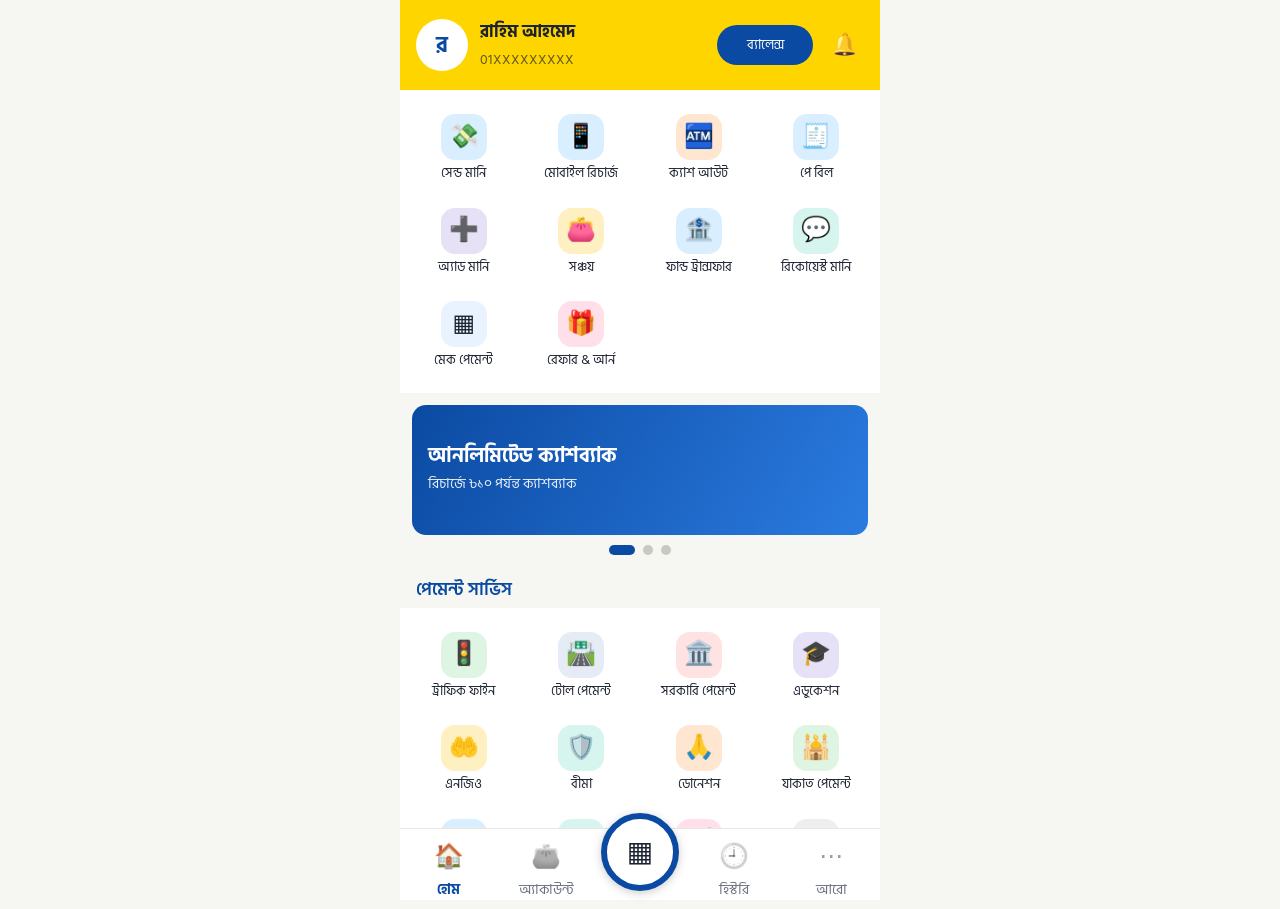
<file: index.html>
<!DOCTYPE html>
<html lang="bn">
<head>
<meta charset="utf-8">
<meta name="viewport" content="width=device-width, initial-scale=1, viewport-fit=cover">
<title>পে-ওয়ালেট</title>
<link href="https://fonts.googleapis.com/css2?family=Hind+Siliguri:wght@400;500;600;700&display=swap" rel="stylesheet">
<link rel="stylesheet" href="style.css">
</head>
<body>
<div id="app">
<div class="toast" id="toast"></div>

<!-- HOME -->
<section class="view on" id="v-home">
  <div class="top">
    <div class="av">র</div>
    <div class="who"><b id="uname">রাহিম আহমেদ</b><span>01XXXXXXXXX</span></div>
    <button class="bal" id="balBtn">ব্যালেন্স</button>
    <button class="bell" id="bell" aria-label="নোটিফিকেশন">🔔</button>
  </div>
  <div id="note" style="display:none;background:#fff3c4;color:#5a4300;padding:10px 16px;font-size:14px"></div>
  <div class="grid" id="g1"></div>
  <div class="ban" id="ban"></div>
  <div class="dots" id="dots"></div>
  <div class="sec">পেমেন্ট সার্ভিস</div>
  <div class="grid" id="g2"></div>
</section>

<!-- ACCOUNT -->
<section class="view" id="v-acc">
  <h2 class="pg">অ্যাকাউন্ট</h2>
  <div class="card"><small style="color:var(--mute)">মোট ব্যালেন্স</small><div class="big" id="accBal">৳ ১২,৫০০</div>
    <button class="chip on" data-act="Add Money">অ্যাড মানি</button><button class="chip" data-act="Cash Out">ক্যাশ আউট</button></div>
  <div class="card">
    <div class="row" data-toast="প্রোফাইল এডিট শিগগিরই আসছে"><span>👤</span><div class="g">প্রোফাইল<small>নাম, ফোন, ইমেইল</small></div>›</div>
    <div class="row" data-toast="লিমিট: দৈনিক ৳ ৫০,০০০"><span>📈</span><div class="g">লেনদেন সীমা<small>দৈনিক ও মাসিক</small></div>›</div>
    <div class="row" data-toast="লিংকড কার্ড নেই"><span>💳</span><div class="g">কার্ড ও ব্যাংক<small>লিংক করুন</small></div>›</div>
  </div>
</section>

<!-- HISTORY -->
<section class="view" id="v-his">
  <h2 class="pg">হিস্টরি</h2>
  <div class="pad" style="padding-bottom:0"><button class="chip on" data-f="all">সব</button><button class="chip" data-f="in">ইনকাম</button><button class="chip" data-f="out">খরচ</button></div>
  <div class="card" id="hlist"></div>
</section>

<!-- MORE -->
<section class="view" id="v-more">
  <h2 class="pg">আরো</h2>
  <div class="card">
    <div class="row" id="admRow" style="display:none"><span>🛠️</span><div class="g">অ্যাডমিন প্যানেল<small>সব গ্রাহক ও লেনদেন নিয়ন্ত্রণ</small></div>›</div>
    <div class="row" id="themeRow"><span>🌙</span><div class="g">ডার্ক মোড<small id="themeState">বন্ধ</small></div>›</div>
    <div class="row" data-toast="ভাষা: বাংলা"><span>🌐</span><div class="g">ভাষা<small>বাংলা</small></div>›</div>
    <div class="row" data-toast="সিকিউরিটি: PIN সক্রিয়"><span>🔒</span><div class="g">সিকিউরিটি<small>PIN, বায়োমেট্রিক</small></div>›</div>
    <div class="row" data-toast="হেল্পলাইন: 16XXX"><span>🎧</span><div class="g">সাপোর্ট<small>২৪/৭ হেল্পলাইন</small></div>›</div>
    <div class="row" data-toast="লগআউট ডেমোতে বন্ধ"><span>🚪</span><div class="g">লগআউট</div></div>
  </div>
</section>

<nav class="nav">
  <button class="t on" data-tab="home"><span>🏠</span>হোম</button>
  <button class="t" data-tab="acc"><span>👛</span>অ্যাকাউন্ট</button>
  <div><div class="qr" id="qrBtn" role="button" aria-label="QR স্ক্যান">▦</div></div>
  <button class="t" data-tab="his"><span>🕘</span>হিস্টরি</button>
  <button class="t" data-tab="more"><span>⋯</span>আরো</button>
</nav>

<div id="adm"><div class="aw">
  <div class="ah"><h2 style="font-size:22px">🛠️ অ্যাডমিন প্যানেল</h2><button class="mini" data-a="x">বন্ধ করুন</button></div>
  <div class="st" id="admSt"></div>
  <div style="margin:14px 0 4px"><button class="chip on" data-a="tab" data-v="u">গ্রাহক</button><button class="chip" data-a="tab" data-v="t">লেনদেন</button><button class="chip" data-a="tab" data-v="n">ঘোষণা</button></div>
  <div class="card" style="margin:8px 0" id="admBody"></div>
</div></div>
<div class="sheet" id="sheet"><div class="panel" id="panel"></div></div>
</div>

<script src="app.js"></script>
</body>
</html>
</file>
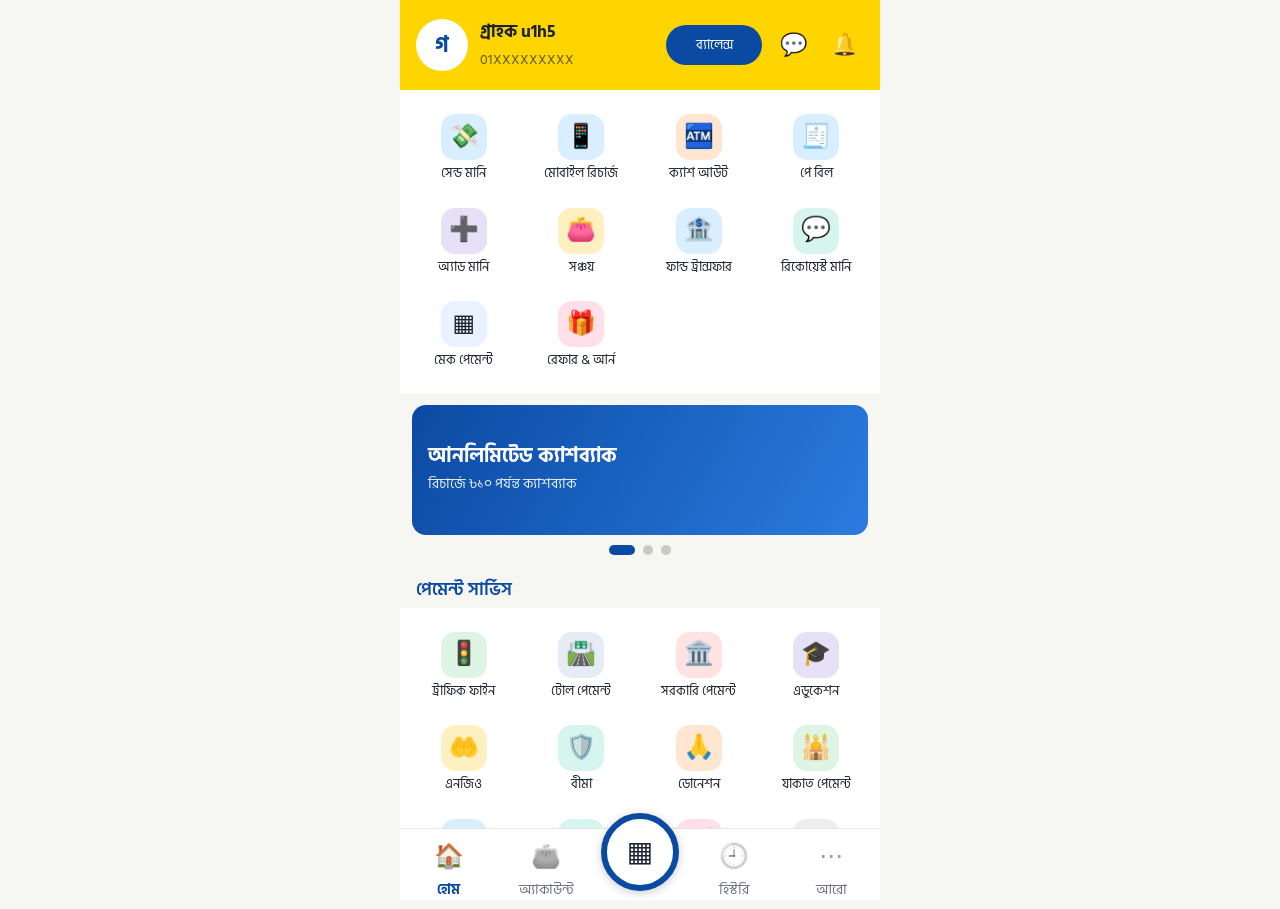
<file: upay-support-suite/index.html>
<!DOCTYPE html>
<html lang="bn">
<head>
<meta charset="utf-8">
<meta name="viewport" content="width=device-width, initial-scale=1, viewport-fit=cover">
<title>পে-ওয়ালেট</title>
<link href="https://fonts.googleapis.com/css2?family=Hind+Siliguri:wght@400;500;600;700&display=swap" rel="stylesheet">
<link rel="stylesheet" href="style.css">
</head>
<body>
<div id="app">
<div class="toast" id="toast"></div>

<!-- HOME -->
<section class="view on" id="v-home">
  <div class="top">
    <div class="av">র</div>
    <div class="who"><b id="uname">রাহিম আহমেদ</b><span>01XXXXXXXXX</span></div>
    <button class="bal" id="balBtn">ব্যালেন্স</button>
    <button class="bell" id="chatBtn" aria-label="সাপোর্ট চ্যাট" style="position:relative">💬<i id="chDot" style="display:none;position:absolute;top:2px;right:0;width:10px;height:10px;border-radius:50%;background:#d23a3a"></i></button>
    <button class="bell" id="bell" aria-label="নোটিফিকেশন">🔔</button>
  </div>
  <div id="note" style="display:none;background:#fff3c4;color:#5a4300;padding:10px 16px;font-size:14px"></div>
  <div class="grid" id="g1"></div>
  <div class="ban" id="ban"></div>
  <div class="dots" id="dots"></div>
  <div class="sec">পেমেন্ট সার্ভিস</div>
  <div class="grid" id="g2"></div>
</section>

<!-- ACCOUNT -->
<section class="view" id="v-acc">
  <h2 class="pg">অ্যাকাউন্ট</h2>
  <div class="card"><small style="color:var(--mute)">মোট ব্যালেন্স</small><div class="big" id="accBal">৳ ১২,৫০০</div>
    <button class="chip on" data-act="Add Money">অ্যাড মানি</button><button class="chip" data-act="Cash Out">ক্যাশ আউট</button></div>
  <div class="card">
    <div class="row" data-toast="প্রোফাইল এডিট শিগগিরই আসছে"><span>👤</span><div class="g">প্রোফাইল<small>নাম, ফোন, ইমেইল</small></div>›</div>
    <div class="row" data-toast="লিমিট: দৈনিক ৳ ৫০,০০০"><span>📈</span><div class="g">লেনদেন সীমা<small>দৈনিক ও মাসিক</small></div>›</div>
    <div class="row" data-toast="লিংকড কার্ড নেই"><span>💳</span><div class="g">কার্ড ও ব্যাংক<small>লিংক করুন</small></div>›</div>
  </div>
</section>

<!-- HISTORY -->
<section class="view" id="v-his">
  <h2 class="pg">হিস্টরি</h2>
  <div class="pad" style="padding-bottom:0"><button class="chip on" data-f="all">সব</button><button class="chip" data-f="in">ইনকাম</button><button class="chip" data-f="out">খরচ</button></div>
  <div class="card" id="hlist"></div>
</section>

<!-- MORE -->
<section class="view" id="v-more">
  <h2 class="pg">আরো</h2>
  <div class="card">
    <div class="row" id="themeRow"><span>🌙</span><div class="g">ডার্ক মোড<small id="themeState">বন্ধ</small></div>›</div>
    <div class="row" data-toast="ভাষা: বাংলা"><span>🌐</span><div class="g">ভাষা<small>বাংলা</small></div>›</div>
    <div class="row" data-toast="সিকিউরিটি: PIN সক্রিয়"><span>🔒</span><div class="g">সিকিউরিটি<small>PIN, বায়োমেট্রিক</small></div>›</div>
    <div class="row" id="supRow"><span>🎧</span><div class="g">সাপোর্ট চ্যাট<small>লাইভ চ্যাটে কথা বলুন</small></div>›</div>
    <div class="row" data-toast="লগআউট ডেমোতে বন্ধ"><span>🚪</span><div class="g">লগআউট</div></div>
  </div>
</section>

<nav class="nav">
  <button class="t on" data-tab="home"><span>🏠</span>হোম</button>
  <button class="t" data-tab="acc"><span>👛</span>অ্যাকাউন্ট</button>
  <div><div class="qr" id="qrBtn" role="button" aria-label="QR স্ক্যান">▦</div></div>
  <button class="t" data-tab="his"><span>🕘</span>হিস্টরি</button>
  <button class="t" data-tab="more"><span>⋯</span>আরো</button>
</nav>

<div id="chat"><div class="chh"><button class="mini" id="chBack">‹ ফিরুন</button><b>সাপোর্ট চ্যাট</b><span style="width:64px"></span></div><div id="chMsgs"></div><div class="chf"><input id="chIn" placeholder="আপনার সমস্যা লিখুন…" autocomplete="off" aria-label="বার্তা"><button class="btn" id="chSend" style="width:auto;padding:0 18px">পাঠান</button></div></div>
<div class="sheet" id="sheet"><div class="panel" id="panel"></div></div>
</div>

<script src="app.js"></script>
</body>
</html>
</file>
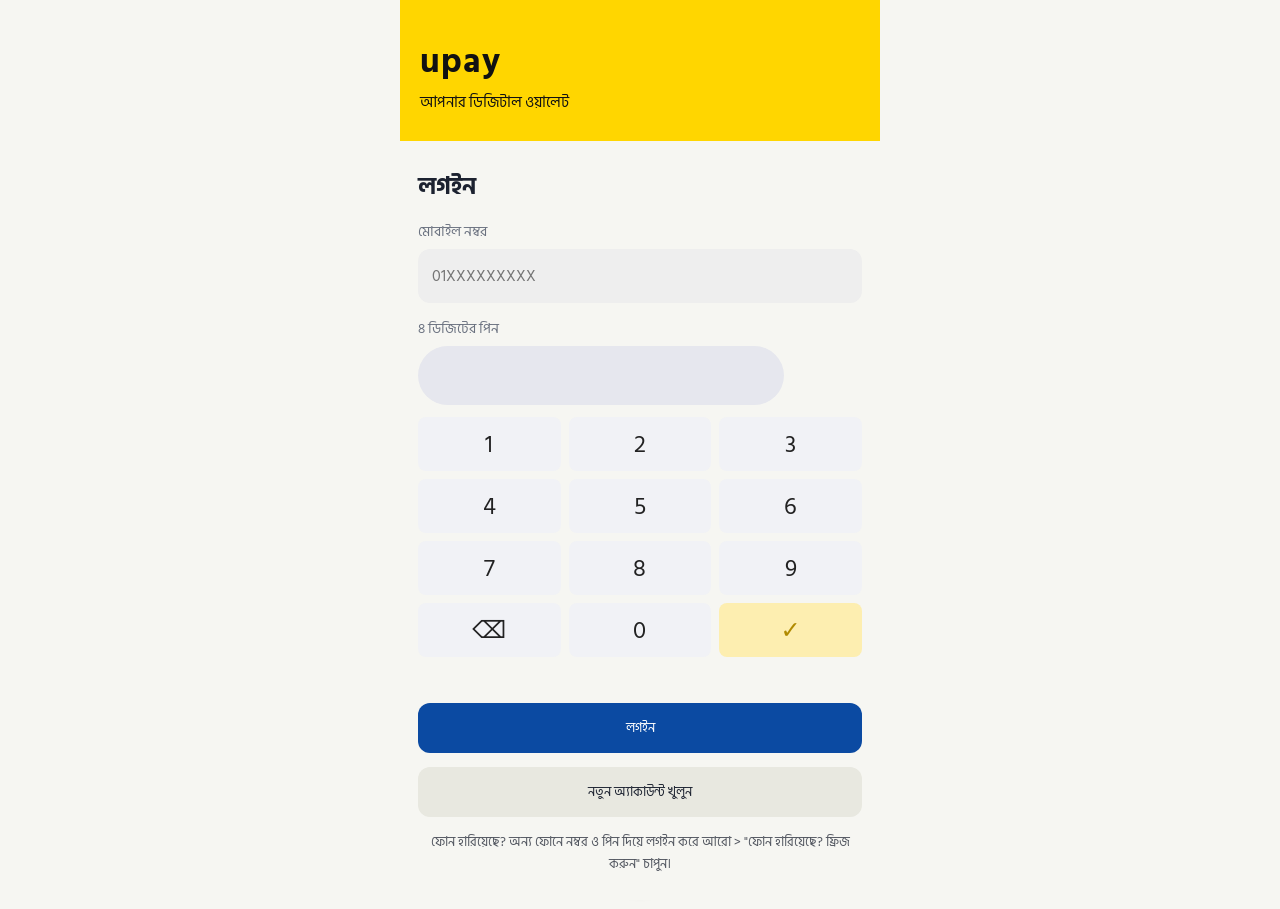
<file: upay-support -suite-v10/upay-support-suite/index.html>
<!DOCTYPE html>
<html lang="bn">
<head>
<meta charset="utf-8">
<meta name="viewport" content="width=device-width, initial-scale=1, viewport-fit=cover">
<title>পে-ওয়ালেট</title>
<link href="https://fonts.googleapis.com/css2?family=Hind+Siliguri:wght@400;500;600;700&display=swap" rel="stylesheet" media="print" onload="this.media='all'">
<link rel="manifest" href="manifest.json"><meta name="theme-color" content="#ffd600"><link rel="apple-touch-icon" href="icon-192.png">
<link rel="stylesheet" href="style.css">
</head>
<body>
<div id="app">
<div class="toast" id="toast"></div>

<!-- HOME -->
<section class="view on" id="v-home">
  <div class="top">
    <div class="av">র</div>
    <div class="who"><b id="uname">রাহিম আহমেদ</b><span>01XXXXXXXXX</span></div>
    <button class="bal" id="balBtn">ব্যালেন্স</button>
    <button class="bell" id="chatBtn" aria-label="কাস্টমার সার্ভিস" style="position:relative">💬<i id="chDot" style="display:none;position:absolute;top:2px;right:0;width:10px;height:10px;border-radius:50%;background:#d23a3a"></i></button>
    <button class="bell" id="bell" aria-label="নোটিফিকেশন">🔔</button>
  </div>
  <div id="note" style="display:none;background:#fff3c4;color:#5a4300;padding:10px 16px;font-size:14px"></div>
  <div class="grid" id="g1"></div>
  <div class="ban" id="ban"></div>
  <div class="dots" id="dots"></div>
  <div class="sec">পেমেন্ট সার্ভিস</div>
  <div class="grid" id="g2"></div>
</section>

<!-- ACCOUNT -->
<section class="view" id="v-acc">
  <h2 class="pg">অ্যাকাউন্ট</h2>
  <div id="aTop"></div>
  <div class="card"><button class="chip on" data-act="Add Money">অ্যাড মানি</button><button class="chip" data-act="Cash Out">ক্যাশ আউট</button></div>
  <div class="card">
    <div class="row" id="profRow"><span>👤</span><div class="g">প্রোফাইল<small>ছবি, নাম, ফোন</small></div>›</div>
    <div class="row" id="limRow"><span>📈</span><div class="g">লেনদেন সীমা<small>দৈনিক ও মাসিক</small></div>›</div>
    <div class="row" data-toast="লিংকড কার্ড নেই"><span>💳</span><div class="g">কার্ড ও ব্যাংক<small>লিংক করুন</small></div>›</div>
  </div>
</section>

<!-- HISTORY -->
<section class="view" id="v-his">
  <h2 class="pg">হিস্টরি</h2>
  <div class="pad" style="padding-bottom:0"><button class="chip on" data-f="all">সব</button><button class="chip" data-f="in">ইনকাম</button><button class="chip" data-f="out">খরচ</button></div>
  <div class="pad" style="padding-bottom:0"><button class="chip" id="hcsv">⬇ CSV</button><button class="chip" id="hprint">🖨 PDF / Print</button></div>
  <div class="pad" style="padding-bottom:0"><input id="hq" placeholder="ফোন, নাম বা ট্রানজেকশন আইডি দিয়ে খুঁজুন"></div>
  <div class="card" id="msum"></div>
  <div class="card" id="hlist"></div>
</section>

<!-- MORE -->
<section class="view" id="v-more">
  <div class="mhead">
    <h2>আমার upay</h2>
    <div class="mprof">
      <div class="pav" id="pav">র</div>
      <div class="pinfo"><b id="uname2">রাহিম আহমেদ</b><span>01XXXXXXXXX</span><i class="abadge" id="abadge"></i></div>
      <button class="pen" id="penBtn" aria-label="প্রোফাইল এডিট">✎</button>
    </div>
  </div>

  <div class="msec">সাধারণ</div>
  <div class="mlist">
    <div class="row" id="langRow"><span class="mi">🌐</span><div class="g">ভাষা</div><em id="langVal" translate="no">বাংলা</em></div>
    <div class="row" id="gRow"><span class="mi">👨‍👩‍👧</span><div class="g">অভিভাবক লিংক<small>অভিভাবক থেকে টাকা, স্টেটমেন্ট শেয়ার</small></div><i class="chev">›</i></div>
    <div class="row" id="planRow" style="display:none"><span class="mi">🎓</span><div class="g">স্টুডেন্ট প্ল্যান<small>বাজেট ক্যাটাগরি, অটো ট্রান্সফার</small></div><i class="chev">›</i></div>
    <div class="row" id="demoRow"><span class="mi">🧪</span><div class="g">ডেমো টুলস<small>ইউজার বদলান, স্টুডেন্ট ভেরিফাই</small></div><i class="chev">›</i></div>
    <div class="row" id="acctRow"><span class="mi">👤</span><div class="g">অ্যাকাউন্টের ধরন</div><em id="acctVal">ব্যক্তিগত</em></div>
    <div class="row" id="themeRow"><span class="mi">🌙</span><div class="g">ডার্ক মোড<small id="themeState">বন্ধ</small></div><i class="chev">›</i></div>
    <div class="row" id="pinRow"><span class="mi">🔒</span><div class="g">পিন পরিবর্তন</div><i class="chev">›</i></div>
    <div class="row" id="secRow"><span class="mi">🛡️</span><div class="g">সিকিউরিটি<small>PIN, বায়োমেট্রিক</small></div><i class="chev">›</i></div>
    <div class="row" data-toast="মোবাইল অপারেটর পরিবর্তন শিগগিরই আসছে"><span class="mi">📡</span><div class="g">মোবাইল অপারেটর পরিবর্তন</div><i class="chev">›</i></div>
    <div class="row" data-toast="কেওয়াইসি পুনরায় জমা দেওয়া শিগগিরই আসছে"><span class="mi">📋</span><div class="g">কেওয়াইসি পুনরায় জমা দিন</div><i class="chev">›</i></div>
    <div class="row" data-toast="অনুমোদিত মার্চেন্ট তালিকা শিগগিরই আসছে"><span class="mi">🏪</span><div class="g">অনুমোদিত মার্চেন্ট</div><i class="chev">›</i></div>
    <div class="row" id="supRow"><span class="mi">🎧</span><div class="g">কাস্টমার সার্ভিস<small>লাইভ চ্যাট, ইমেইল, অভিযোগ</small></div><i class="chev">›</i></div>
  </div>

  <div class="msec">আরও তথ্য</div>
  <div class="mlist">
    <div class="row" data-toast="প্রাইভেসি পলিসি শিগগিরই আসছে"><span class="mi">✅</span><div class="g">প্রাইভেসি পলিসি</div><i class="chev">›</i></div>
    <div class="row" data-toast="সাধারণ জিজ্ঞাসা শিগগিরই আসছে"><span class="mi">❓</span><div class="g">সাধারণ জিজ্ঞাসা</div><i class="chev">›</i></div>
    <div class="row" data-toast="স্টোর সন্ধান শিগগিরই আসছে"><span class="mi">📍</span><div class="g">স্টোর সন্ধান</div><i class="chev">›</i></div>
    <div class="row" data-toast="upay সংস্করণ ডেমো ১.০"><span class="mi">ℹ️</span><div class="g">অ্যাবাউট</div><i class="chev">›</i></div>
    <a class="row" href="https://www.facebook.com/upaybangladesh" target="_blank" rel="noopener noreferrer"><span class="mi fb">f</span><div class="g">upay পেইজ</div><i class="chev">›</i></a>
    <a class="row" href="https://www.upaybd.com" target="_blank" rel="noopener noreferrer"><span class="mi">🌍</span><div class="g">ওয়েবসাইট</div><i class="chev">›</i></a>
    <div class="row" id="signRow"><span class="mi">🚪</span><div class="g">সাইন আউট</div><i class="chev">›</i></div>
  </div>
</section>

<div id="auth"></div>
<div id="pgx"><div class="pgh"><button id="pgBack" aria-label="Back">←</button><b id="pgT"></b></div><div class="pgb" id="pgB"></div></div>
<div id="undo" style="display:none;position:fixed;left:50%;transform:translateX(-50%);bottom:84px;width:calc(100% - 24px);max-width:456px;z-index:8;background:#102a54;color:#fff;border-radius:12px;padding:10px 14px;font-size:14px;align-items:center;gap:10px"><span id="undoT" style="flex:1"></span><button class="mini" id="undoB">বাতিল করুন</button></div>
<nav class="nav">
  <button class="t on" data-tab="home"><span>🏠</span>হোম</button>
  <button class="t" data-tab="acc"><span>👛</span>অ্যাকাউন্ট</button>
  <div><div class="qr" id="qrBtn" role="button" aria-label="QR স্ক্যান">▦</div></div>
  <button class="t" data-tab="his"><span>🕘</span>হিস্টরি</button>
  <button class="t" data-tab="more"><span>⋯</span>আরো</button>
</nav>

<div id="cs"><div class="chh"><button class="mini" id="csBack">‹ ফিরুন</button><b id="csTitle">কাস্টমার সার্ভিস</b><span style="width:64px"></span></div><div class="csb" id="csBody"></div></div>
<div id="chat"><div class="chh"><button class="mini" id="chBack">‹ ফিরুন</button><b>সাপোর্ট চ্যাট</b><span style="width:64px"></span></div><div id="chMsgs"></div><div class="chf"><input id="chIn" placeholder="আপনার সমস্যা লিখুন…" autocomplete="off" aria-label="বার্তা"><button class="btn" id="chSend" style="width:auto;padding:0 18px">পাঠান</button></div></div>
<div class="sheet" id="sheet"><div class="panel" id="panel"></div></div>
</div>

<script src="core.js"></script>
<script src="ai.js"></script>
<script src="config.js"></script>
<script src="db.js"></script>
<script src="api.js"></script>
<script src="auth.js"></script>
<script src="customer.js"></script>
<script src="app.js"></script>
<script src="extras.js"></script>
</body>
</html>
</file>
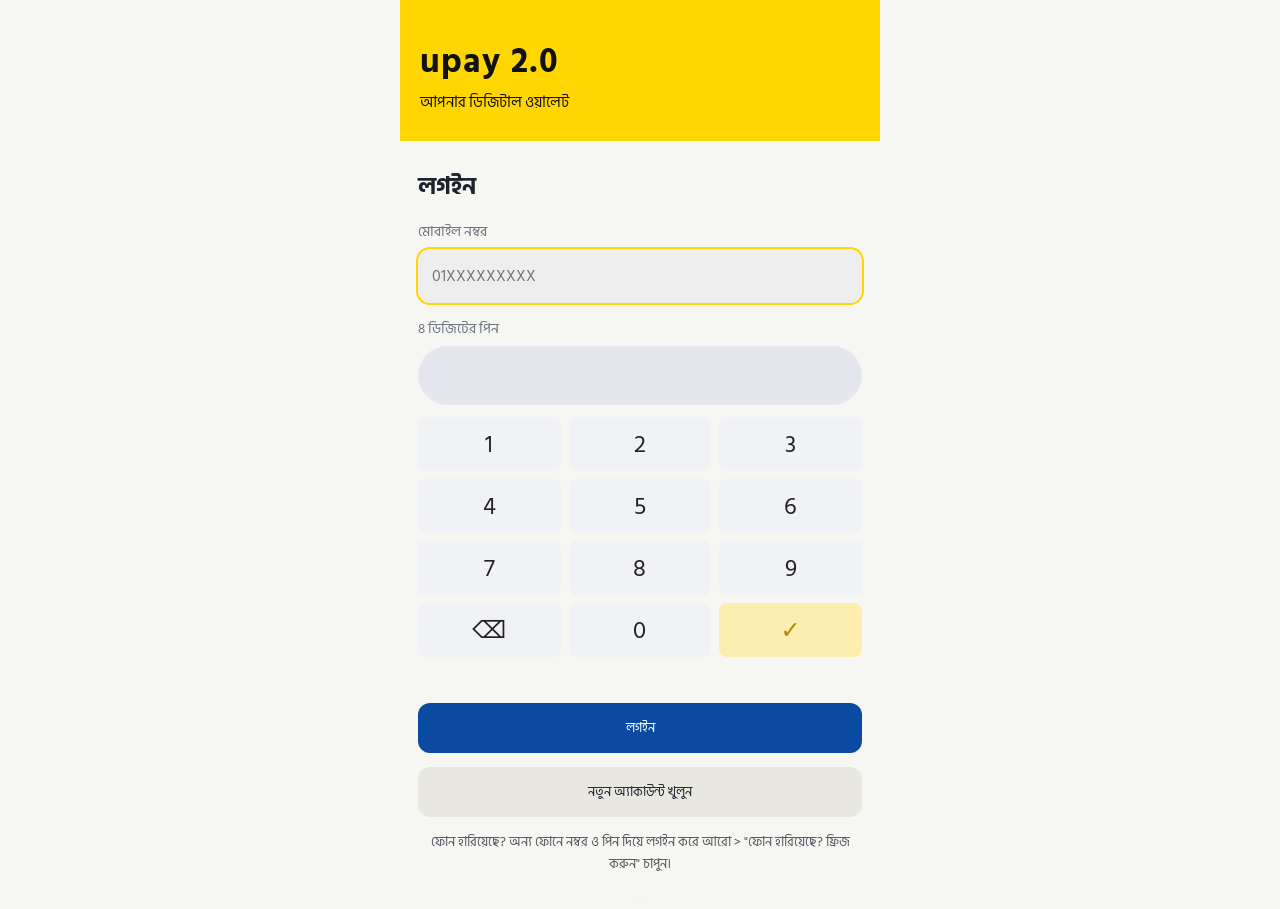
<file: upay-support-suite-v11/upay-support-suite/index.html>
<!DOCTYPE html>
<html lang="bn">
<head>
<meta charset="utf-8">
<meta name="viewport" content="width=device-width, initial-scale=1, viewport-fit=cover">
<title>পে-ওয়ালেট</title>
<link href="https://fonts.googleapis.com/css2?family=Hind+Siliguri:wght@400;500;600;700&display=swap" rel="stylesheet" media="print" onload="this.media='all'">
<link rel="manifest" href="manifest.json"><meta name="theme-color" content="#ffd600"><link rel="apple-touch-icon" href="icon-192.png">
<link rel="stylesheet" href="style.css">
</head>
<body>
<div id="app">
<div class="toast" id="toast"></div>

<!-- HOME -->
<section class="view on" id="v-home">
  <div class="top">
    <div class="av">র</div>
    <div class="who"><b id="uname">রাহিম আহমেদ</b><span>01XXXXXXXXX</span></div>
    <button class="bal" id="balBtn">ব্যালেন্স</button>
    <button class="bell" id="chatBtn" aria-label="কাস্টমার সার্ভিস" style="position:relative">💬<i id="chDot" style="display:none;position:absolute;top:2px;right:0;width:10px;height:10px;border-radius:50%;background:#d23a3a"></i></button>
    <button class="bell" id="bell" aria-label="নোটিফিকেশন">🔔</button>
  </div>
  <div id="note" style="display:none;background:#fff3c4;color:#5a4300;padding:10px 16px;font-size:14px"></div>
  <div class="grid" id="g1"></div>
  <div class="ban" id="ban"></div>
  <div class="dots" id="dots"></div>
  <div class="sec">পেমেন্ট সার্ভিস</div>
  <div class="grid" id="g2"></div>
</section>

<!-- ACCOUNT -->
<section class="view" id="v-acc">
  <h2 class="pg">অ্যাকাউন্ট</h2>
  <div id="aTop"></div>
  <div class="card"><button class="chip on" data-act="Add Money">অ্যাড মানি</button><button class="chip" data-act="Cash Out">ক্যাশ আউট</button></div>
  <div class="card">
    <div class="row" id="profRow"><span>👤</span><div class="g">প্রোফাইল<small>ছবি, নাম, ফোন</small></div>›</div>
    <div class="row" id="limRow"><span>📈</span><div class="g">লেনদেন সীমা<small>দৈনিক ও মাসিক</small></div>›</div>
    <div class="row" data-toast="লিংকড কার্ড নেই"><span>💳</span><div class="g">কার্ড ও ব্যাংক<small>লিংক করুন</small></div>›</div>
  </div>
</section>

<!-- HISTORY -->
<section class="view" id="v-his">
  <h2 class="pg">হিস্টরি</h2>
  <div class="pad" style="padding-bottom:0"><button class="chip on" data-f="all">সব</button><button class="chip" data-f="in">ইনকাম</button><button class="chip" data-f="out">খরচ</button></div>
  <div class="pad" style="padding-bottom:0"><button class="chip" id="hcsv">⬇ CSV</button><button class="chip" id="hprint">🖨 PDF / Print</button></div>
  <div class="pad" style="padding-bottom:0"><input id="hq" placeholder="ফোন, নাম বা ট্রানজেকশন আইডি দিয়ে খুঁজুন"></div>
  <div class="card" id="msum"></div>
  <div class="card" id="hlist"></div>
</section>

<!-- MORE -->
<section class="view" id="v-more">
  <div class="mhead">
    <h2>আমার upay 2.0</h2>
    <div class="mprof">
      <div class="pav" id="pav">র</div>
      <div class="pinfo"><b id="uname2">রাহিম আহমেদ</b><span>01XXXXXXXXX</span><i class="abadge" id="abadge"></i></div>
      <button class="pen" id="penBtn" aria-label="প্রোফাইল এডিট">✎</button>
    </div>
  </div>

  <div class="msec">সাধারণ</div>
  <div class="mlist">
    <div class="row" id="langRow"><span class="mi">🌐</span><div class="g">ভাষা</div><em id="langVal" translate="no">বাংলা</em></div>
    <div class="row" id="gRow"><span class="mi">👨‍👩‍👧</span><div class="g">অভিভাবক লিংক<small>অভিভাবক থেকে টাকা, স্টেটমেন্ট শেয়ার</small></div><i class="chev">›</i></div>
    <div class="row" id="planRow" style="display:none"><span class="mi">🎓</span><div class="g">স্টুডেন্ট প্ল্যান<small>বাজেট ক্যাটাগরি, অটো ট্রান্সফার</small></div><i class="chev">›</i></div>
    <div class="row" id="demoRow"><span class="mi">🧪</span><div class="g">ডেমো টুলস<small>ইউজার বদলান, স্টুডেন্ট ভেরিফাই</small></div><i class="chev">›</i></div>
    <div class="row" id="acctRow"><span class="mi">👤</span><div class="g">অ্যাকাউন্টের ধরন</div><em id="acctVal">ব্যক্তিগত</em></div>
    <div class="row" id="themeRow"><span class="mi">🌙</span><div class="g">ডার্ক মোড<small id="themeState">বন্ধ</small></div><i class="chev">›</i></div>
    <div class="row" id="pinRow"><span class="mi">🔒</span><div class="g">পিন পরিবর্তন</div><i class="chev">›</i></div>
    <div class="row" id="secRow"><span class="mi">🛡️</span><div class="g">সিকিউরিটি<small>PIN, বায়োমেট্রিক</small></div><i class="chev">›</i></div>
    <div class="row" data-toast="মোবাইল অপারেটর পরিবর্তন শিগগিরই আসছে"><span class="mi">📡</span><div class="g">মোবাইল অপারেটর পরিবর্তন</div><i class="chev">›</i></div>
    <div class="row" data-toast="কেওয়াইসি পুনরায় জমা দেওয়া শিগগিরই আসছে"><span class="mi">📋</span><div class="g">কেওয়াইসি পুনরায় জমা দিন</div><i class="chev">›</i></div>
    <div class="row" data-toast="অনুমোদিত মার্চেন্ট তালিকা শিগগিরই আসছে"><span class="mi">🏪</span><div class="g">অনুমোদিত মার্চেন্ট</div><i class="chev">›</i></div>
    <div class="row" id="supRow"><span class="mi">🎧</span><div class="g">কাস্টমার সার্ভিস<small>লাইভ চ্যাট, ইমেইল, অভিযোগ</small></div><i class="chev">›</i></div>
  </div>

  <div class="msec">আরও তথ্য</div>
  <div class="mlist">
    <div class="row" data-toast="প্রাইভেসি পলিসি শিগগিরই আসছে"><span class="mi">✅</span><div class="g">প্রাইভেসি পলিসি</div><i class="chev">›</i></div>
    <div class="row" data-toast="সাধারণ জিজ্ঞাসা শিগগিরই আসছে"><span class="mi">❓</span><div class="g">সাধারণ জিজ্ঞাসা</div><i class="chev">›</i></div>
    <div class="row" data-toast="স্টোর সন্ধান শিগগিরই আসছে"><span class="mi">📍</span><div class="g">স্টোর সন্ধান</div><i class="chev">›</i></div>
    <div class="row" data-toast="upay সংস্করণ ডেমো ১.০"><span class="mi">ℹ️</span><div class="g">অ্যাবাউট</div><i class="chev">›</i></div>
    <a class="row" href="https://www.facebook.com/upaybangladesh" target="_blank" rel="noopener noreferrer"><span class="mi fb">f</span><div class="g">upay পেইজ</div><i class="chev">›</i></a>
    <a class="row" href="https://www.upaybd.com" target="_blank" rel="noopener noreferrer"><span class="mi">🌍</span><div class="g">ওয়েবসাইট</div><i class="chev">›</i></a>
    <div class="row" id="signRow"><span class="mi">🚪</span><div class="g">সাইন আউট</div><i class="chev">›</i></div>
  </div>
</section>

<div id="auth"></div>
<div id="pgx"><div class="pgh"><button id="pgBack" aria-label="Back">←</button><b id="pgT"></b></div><div class="pgb" id="pgB"></div></div>
<div id="undo" style="display:none;position:fixed;left:50%;transform:translateX(-50%);bottom:84px;width:calc(100% - 24px);max-width:456px;z-index:8;background:#102a54;color:#fff;border-radius:12px;padding:10px 14px;font-size:14px;align-items:center;gap:10px"><span id="undoT" style="flex:1"></span><button class="mini" id="undoB">বাতিল করুন</button></div>
<nav class="nav">
  <button class="t on" data-tab="home"><span>🏠</span>হোম</button>
  <button class="t" data-tab="acc"><span>👛</span>অ্যাকাউন্ট</button>
  <div><div class="qr" id="qrBtn" role="button" aria-label="QR স্ক্যান">▦</div></div>
  <button class="t" data-tab="his"><span>🕘</span>হিস্টরি</button>
  <button class="t" data-tab="more"><span>⋯</span>আরো</button>
</nav>

<div id="cs"><div class="chh"><button class="mini" id="csBack">‹ ফিরুন</button><b id="csTitle">কাস্টমার সার্ভিস</b><span style="width:64px"></span></div><div class="csb" id="csBody"></div></div>
<div id="chat"><div class="chh"><button class="mini" id="chBack">‹ ফিরুন</button><b>সাপোর্ট চ্যাট</b><span style="width:64px"></span></div><div id="chMsgs"></div><div class="chf"><input id="chIn" placeholder="আপনার সমস্যা লিখুন…" autocomplete="off" aria-label="বার্তা"><button class="btn" id="chSend" style="width:auto;padding:0 18px">পাঠান</button></div></div>
<div class="sheet" id="sheet"><div class="panel" id="panel"></div></div>
</div>

<script src="core.js"></script>
<script src="ai.js"></script>
<script src="config.js"></script>
<script src="db.js"></script>
<script src="api.js"></script>
<script src="auth.js"></script>
<script src="customer.js"></script>
<script src="app.js"></script>
<script src="extras.js"></script>
</body>
</html>
</file>
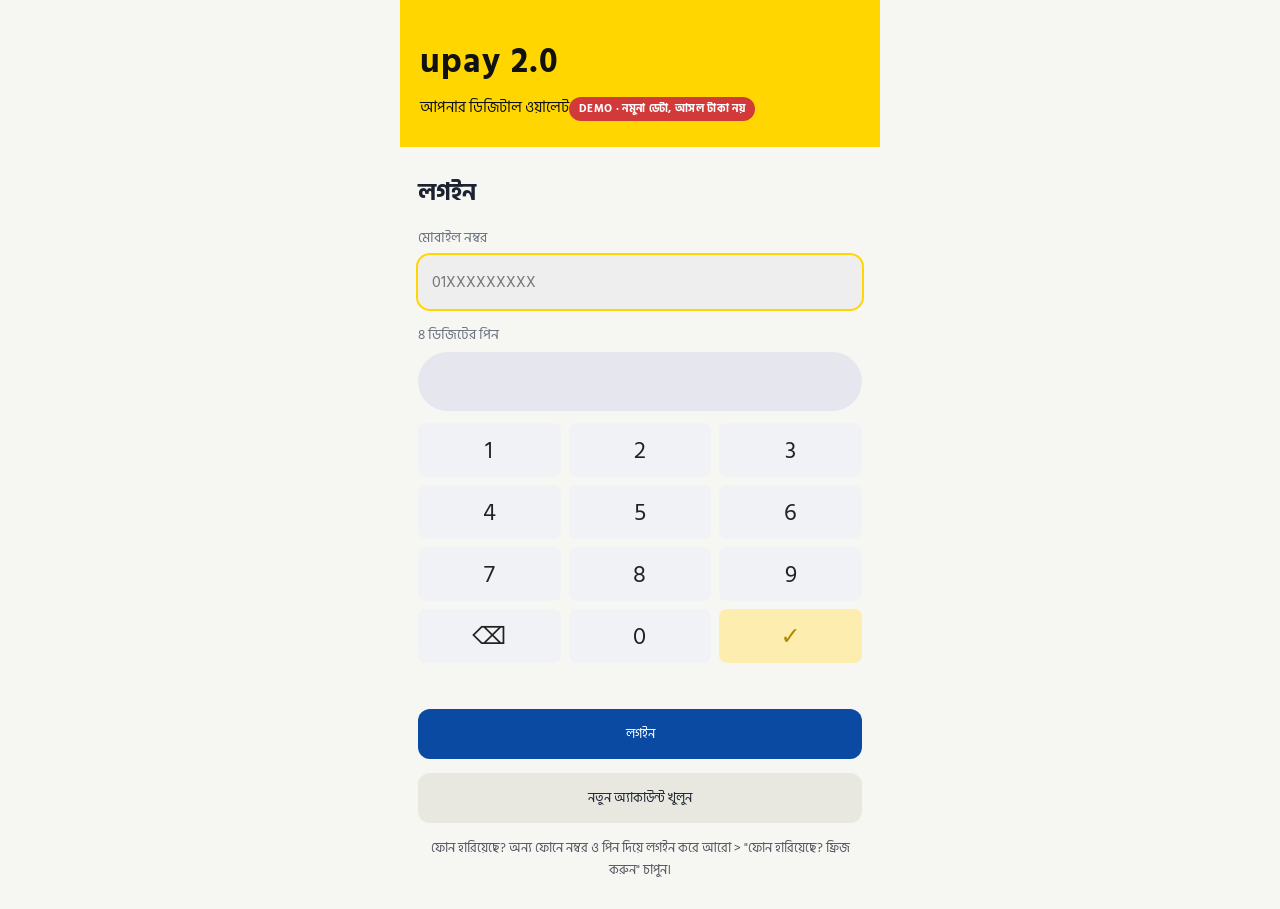
<file: upay-support-suite-v14 (2)/upay-support-suite/index.html>
<!DOCTYPE html>
<html lang="bn">
<head>
<meta charset="utf-8">
<meta name="viewport" content="width=device-width, initial-scale=1, viewport-fit=cover">
<title>upay 2.0</title>
<link href="https://fonts.googleapis.com/css2?family=Hind+Siliguri:wght@400;500;600;700&display=swap" rel="stylesheet" media="print" onload="this.media='all'">
<link rel="manifest" href="manifest.json"><meta name="theme-color" content="#ffd600"><link rel="apple-touch-icon" href="icon-192.png">
<link rel="stylesheet" href="style.css">
</head>
<body>
<div id="app">
<div class="toast" id="toast"></div>

<!-- HOME -->
<section class="view on" id="v-home">
  <div class="top">
    <div class="av">র</div>
    <div class="who"><b id="uname">রাহিম আহমেদ</b><span>01XXXXXXXXX</span></div>
    <button class="bal" id="balBtn">ব্যালেন্স</button>
    <button class="bell" id="chatBtn" aria-label="কাস্টমার সার্ভিস" style="position:relative">💬<i id="chDot" style="display:none;position:absolute;top:2px;right:0;width:10px;height:10px;border-radius:50%;background:#d23a3a"></i></button>
    <button class="bell" id="bell" aria-label="নোটিফিকেশন">🔔</button>
  </div>
  <div id="note" style="display:none;background:#fff3c4;color:#5a4300;padding:10px 16px;font-size:14px"></div>
  <div class="grid" id="g1"></div>
  <div class="ban" id="ban"></div>
  <div class="dots" id="dots"></div>
  <div class="sec">পেমেন্ট সার্ভিস</div>
  <div class="grid" id="g2"></div>
</section>

<!-- ACCOUNT -->
<section class="view" id="v-acc">
  <h2 class="pg">অ্যাকাউন্ট</h2>
  <div id="aTop"></div>
  <div class="card"><button class="chip on" data-act="Add Money">অ্যাড মানি</button><button class="chip" data-act="Cash Out">ক্যাশ আউট</button></div>
  <div class="card">
    <div class="row" id="profRow"><span>👤</span><div class="g">প্রোফাইল<small>ছবি, নাম, ফোন</small></div>›</div>
    <div class="row" id="limRow"><span>📈</span><div class="g">লেনদেন সীমা<small>দৈনিক ও মাসিক</small></div>›</div>
    <div class="row" data-toast="লিংকড কার্ড নেই"><span>💳</span><div class="g">কার্ড ও ব্যাংক<small>লিংক করুন</small></div>›</div>
  </div>
</section>

<!-- HISTORY -->
<section class="view" id="v-his">
  <h2 class="pg">হিস্টরি</h2>
  <div class="pad" style="padding-bottom:0"><button class="chip on" data-f="all">সব</button><button class="chip" data-f="in">ইনকাম</button><button class="chip" data-f="out">খরচ</button></div>
  <div class="pad" style="padding-bottom:0"><button class="chip" id="hcsv">⬇ CSV</button><button class="chip" id="hprint">🖨 PDF / Print</button></div>
  <div class="pad" style="padding-bottom:0"><input id="hq" placeholder="ফোন, নাম বা ট্রানজেকশন আইডি দিয়ে খুঁজুন"></div>
  <div class="card" id="msum"></div>
  <div class="card" id="hlist"></div>
</section>

<!-- MORE -->
<section class="view" id="v-more">
  <div class="mhead">
    <h2>আমার upay 2.0</h2>
    <div class="mprof">
      <div class="pav" id="pav">র</div>
      <div class="pinfo"><b id="uname2">রাহিম আহমেদ</b><span>01XXXXXXXXX</span><i class="abadge" id="abadge"></i></div>
      <button class="pen" id="penBtn" aria-label="প্রোফাইল এডিট">✎</button>
    </div>
  </div>

  <div class="msec">সাধারণ</div>
  <div class="mlist">
    <div class="row" id="langRow"><span class="mi">🌐</span><div class="g">ভাষা</div><em id="langVal" translate="no">বাংলা</em></div>
    <div class="row" id="gRow"><span class="mi">👨‍👩‍👧</span><div class="g">অভিভাবক লিংক<small>অভিভাবক থেকে টাকা, স্টেটমেন্ট শেয়ার</small></div><i class="chev">›</i></div>
    <div class="row" id="planRow" style="display:none"><span class="mi">🎓</span><div class="g">স্টুডেন্ট প্ল্যান<small>বাজেট ক্যাটাগরি, অটো ট্রান্সফার</small></div><i class="chev">›</i></div>
    <div class="row" id="demoRow"><span class="mi">🧪</span><div class="g">ডেমো টুলস <span class="demoTag" style="margin:0 0 0 4px;padding:1px 7px">DEMO ONLY</span><small>ইউজার বদলান, স্টুডেন্ট ভেরিফাই</small></div><i class="chev">›</i></div>
    <div class="row" id="acctRow"><span class="mi">👤</span><div class="g">অ্যাকাউন্টের ধরন</div><em id="acctVal">ব্যক্তিগত</em></div>
    <div class="row" id="themeRow"><span class="mi">🌙</span><div class="g">ডার্ক মোড<small id="themeState">বন্ধ</small></div><i class="chev">›</i></div>
    <div class="row" id="pinRow"><span class="mi">🔒</span><div class="g">পিন পরিবর্তন</div><i class="chev">›</i></div>
    <div class="row" id="secRow"><span class="mi">🛡️</span><div class="g">সিকিউরিটি<small>PIN, বায়োমেট্রিক</small></div><i class="chev">›</i></div>
    <div class="row" data-toast="মোবাইল অপারেটর পরিবর্তন শিগগিরই আসছে"><span class="mi">📡</span><div class="g">মোবাইল অপারেটর পরিবর্তন</div><i class="chev">›</i></div>
    <div class="row" data-toast="কেওয়াইসি পুনরায় জমা দেওয়া শিগগিরই আসছে"><span class="mi">📋</span><div class="g">কেওয়াইসি পুনরায় জমা দিন</div><i class="chev">›</i></div>
    <div class="row" data-toast="অনুমোদিত মার্চেন্ট তালিকা শিগগিরই আসছে"><span class="mi">🏪</span><div class="g">অনুমোদিত মার্চেন্ট</div><i class="chev">›</i></div>
    <div class="row" id="supRow"><span class="mi">🎧</span><div class="g">কাস্টমার সার্ভিস<small>লাইভ চ্যাট, ইমেইল, অভিযোগ</small></div><i class="chev">›</i></div>
  </div>

  <div class="msec">আরও তথ্য</div>
  <div class="mlist">
    <div class="row" data-toast="প্রাইভেসি পলিসি শিগগিরই আসছে"><span class="mi">✅</span><div class="g">প্রাইভেসি পলিসি</div><i class="chev">›</i></div>
    <div class="row" data-toast="সাধারণ জিজ্ঞাসা শিগগিরই আসছে"><span class="mi">❓</span><div class="g">সাধারণ জিজ্ঞাসা</div><i class="chev">›</i></div>
    <div class="row" data-toast="স্টোর সন্ধান শিগগিরই আসছে"><span class="mi">📍</span><div class="g">স্টোর সন্ধান</div><i class="chev">›</i></div>
    <div class="row" data-toast="upay 2.0 সংস্করণ ডেমো ১.০"><span class="mi">ℹ️</span><div class="g">অ্যাবাউট</div><i class="chev">›</i></div>
    <a class="row" href="https://www.facebook.com/upaybangladesh" target="_blank" rel="noopener noreferrer"><span class="mi fb">f</span><div class="g">upay 2.0 পেইজ</div><i class="chev">›</i></a>
    <a class="row" href="https://www.upaybd.com" target="_blank" rel="noopener noreferrer"><span class="mi">🌍</span><div class="g">ওয়েবসাইট</div><i class="chev">›</i></a>
    <div class="row" id="signRow"><span class="mi">🚪</span><div class="g">সাইন আউট</div><i class="chev">›</i></div>
  </div>
</section>

<div id="auth"></div>
<div id="pgx"><div class="pgh"><button id="pgBack" aria-label="Back">←</button><b id="pgT"></b></div><div class="pgb" id="pgB"></div></div>
<div id="undo" style="display:none;position:fixed;left:50%;transform:translateX(-50%);bottom:84px;width:calc(100% - 24px);max-width:456px;z-index:8;background:#102a54;color:#fff;border-radius:12px;padding:10px 14px;font-size:14px;align-items:center;gap:10px"><span id="undoT" style="flex:1"></span><button class="mini" id="undoB">বাতিল করুন</button></div>
<nav class="nav">
  <button class="t on" data-tab="home"><span>🏠</span>হোম</button>
  <button class="t" data-tab="acc"><span>👛</span>অ্যাকাউন্ট</button>
  <div><div class="qr" id="qrBtn" role="button" aria-label="QR স্ক্যান">▦</div></div>
  <button class="t" data-tab="his"><span>🕘</span>হিস্টরি</button>
  <button class="t" data-tab="more"><span>⋯</span>আরো</button>
</nav>

<div id="cs"><div class="chh"><button class="mini" id="csBack">‹ ফিরুন</button><b id="csTitle">কাস্টমার সার্ভিস</b><span style="width:64px"></span></div><div class="csb" id="csBody"></div></div>
<div id="chat"><div class="chh"><button class="mini" id="chBack">‹ ফিরুন</button><b>সাপোর্ট চ্যাট</b><span style="width:64px"></span></div><div id="chMsgs"></div><div class="chf"><input id="chIn" placeholder="আপনার সমস্যা লিখুন…" autocomplete="off" aria-label="বার্তা"><button class="btn" id="chSend" style="width:auto;padding:0 18px">পাঠান</button></div></div>
<div class="sheet" id="sheet"><div class="panel" id="panel"></div></div>
</div>

<script src="core.js"></script>
<script src="ai.js"></script>
<script src="config.js"></script>
<script src="db.js"></script>
<script src="api.js"></script>
<script src="billers.js"></script>
<script src="auth.js"></script>
<script src="customer.js"></script>
<script src="app.js"></script>
<script src="extras.js"></script>
</body>
</html>
</file>
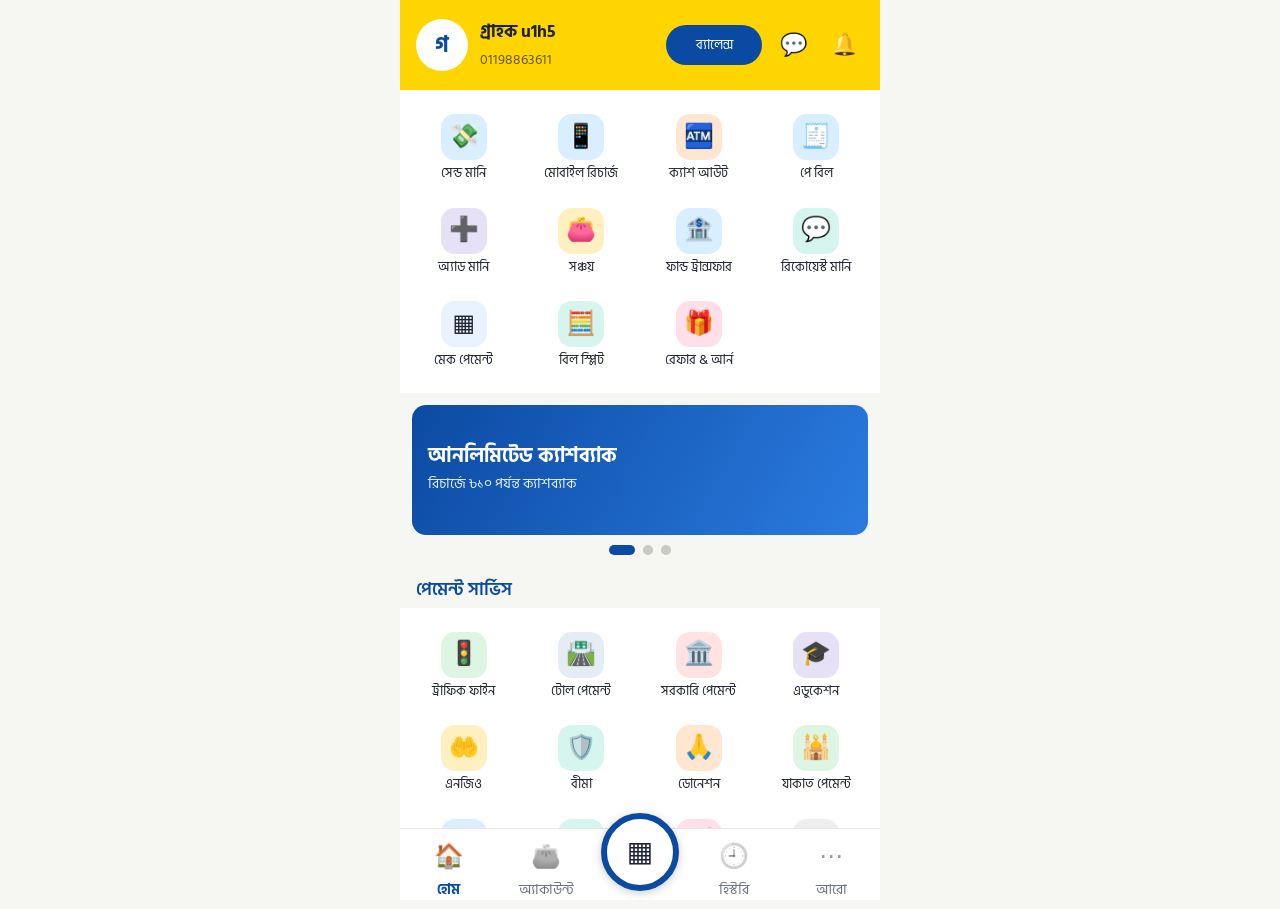
<file: upay-support-suite-v5/upay-support-suite/index.html>
<!DOCTYPE html>
<html lang="bn">
<head>
<meta charset="utf-8">
<meta name="viewport" content="width=device-width, initial-scale=1, viewport-fit=cover">
<title>পে-ওয়ালেট</title>
<link href="https://fonts.googleapis.com/css2?family=Hind+Siliguri:wght@400;500;600;700&display=swap" rel="stylesheet" media="print" onload="this.media='all'">
<link rel="stylesheet" href="style.css">
</head>
<body>
<div id="app">
<div class="toast" id="toast"></div>

<!-- HOME -->
<section class="view on" id="v-home">
  <div class="top">
    <div class="av">র</div>
    <div class="who"><b id="uname">রাহিম আহমেদ</b><span>01XXXXXXXXX</span></div>
    <button class="bal" id="balBtn">ব্যালেন্স</button>
    <button class="bell" id="chatBtn" aria-label="কাস্টমার সার্ভিস" style="position:relative">💬<i id="chDot" style="display:none;position:absolute;top:2px;right:0;width:10px;height:10px;border-radius:50%;background:#d23a3a"></i></button>
    <button class="bell" id="bell" aria-label="নোটিফিকেশন">🔔</button>
  </div>
  <div id="note" style="display:none;background:#fff3c4;color:#5a4300;padding:10px 16px;font-size:14px"></div>
  <div class="grid" id="g1"></div>
  <div class="ban" id="ban"></div>
  <div class="dots" id="dots"></div>
  <div class="sec">পেমেন্ট সার্ভিস</div>
  <div class="grid" id="g2"></div>
</section>

<!-- ACCOUNT -->
<section class="view" id="v-acc">
  <h2 class="pg">অ্যাকাউন্ট</h2>
  <div class="card"><small style="color:var(--mute)">মোট ব্যালেন্স</small><div class="big" id="accBal">৳ ১২,৫০০</div>
    <button class="chip on" data-act="Add Money">অ্যাড মানি</button><button class="chip" data-act="Cash Out">ক্যাশ আউট</button></div>
  <div class="card">
    <div class="row" data-toast="প্রোফাইল এডিট শিগগিরই আসছে"><span>👤</span><div class="g">প্রোফাইল<small>নাম, ফোন, ইমেইল</small></div>›</div>
    <div class="row" id="limRow"><span>📈</span><div class="g">লেনদেন সীমা<small>দৈনিক ও মাসিক</small></div>›</div>
    <div class="row" data-toast="লিংকড কার্ড নেই"><span>💳</span><div class="g">কার্ড ও ব্যাংক<small>লিংক করুন</small></div>›</div>
  </div>
</section>

<!-- HISTORY -->
<section class="view" id="v-his">
  <h2 class="pg">হিস্টরি</h2>
  <div class="pad" style="padding-bottom:0"><button class="chip on" data-f="all">সব</button><button class="chip" data-f="in">ইনকাম</button><button class="chip" data-f="out">খরচ</button></div>
  <div class="pad" style="padding-bottom:0"><button class="chip" id="hcsv">⬇ CSV</button><button class="chip" id="hprint">🖨 PDF / Print</button></div>
  <div class="pad" style="padding-bottom:0"><input id="hq" placeholder="ফোন, নাম বা ট্রানজেকশন আইডি দিয়ে খুঁজুন"></div>
  <div class="card" id="msum"></div>
  <div class="card" id="hlist"></div>
</section>

<!-- MORE -->
<section class="view" id="v-more">
  <div class="mhead">
    <h2>আমার upay</h2>
    <div class="mprof">
      <div class="pav" id="pav">র</div>
      <div class="pinfo"><b id="uname2">রাহিম আহমেদ</b><span>01XXXXXXXXX</span><i class="abadge" id="abadge"></i></div>
      <button class="pen" id="penBtn" aria-label="প্রোফাইল এডিট" data-toast="প্রোফাইল এডিট শিগগিরই আসছে">✎</button>
    </div>
  </div>

  <div class="msec">সাধারণ</div>
  <div class="mlist">
    <div class="row" id="langRow"><span class="mi">🌐</span><div class="g">ভাষা</div><em id="langVal" translate="no">বাংলা</em></div>
    <div class="row" id="gRow"><span class="mi">👨‍👩‍👧</span><div class="g">অভিভাবক লিংক<small>অভিভাবক থেকে টাকা, স্টেটমেন্ট শেয়ার</small></div><i class="chev">›</i></div>
    <div class="row" id="planRow" style="display:none"><span class="mi">🎓</span><div class="g">স্টুডেন্ট প্ল্যান<small>বাজেট ক্যাটাগরি, অটো ট্রান্সফার</small></div><i class="chev">›</i></div>
    <div class="row" id="demoRow"><span class="mi">🧪</span><div class="g">ডেমো টুলস<small>ইউজার বদলান, স্টুডেন্ট ভেরিফাই</small></div><i class="chev">›</i></div>
    <div class="row" id="acctRow"><span class="mi">👤</span><div class="g">অ্যাকাউন্টের ধরন</div><em id="acctVal">ব্যক্তিগত</em></div>
    <div class="row" id="themeRow"><span class="mi">🌙</span><div class="g">ডার্ক মোড<small id="themeState">বন্ধ</small></div><i class="chev">›</i></div>
    <div class="row" id="pinRow"><span class="mi">🔒</span><div class="g">পিন পরিবর্তন</div><i class="chev">›</i></div>
    <div class="row" id="secRow"><span class="mi">🛡️</span><div class="g">সিকিউরিটি<small>PIN, বায়োমেট্রিক</small></div><i class="chev">›</i></div>
    <div class="row" data-toast="মোবাইল অপারেটর পরিবর্তন শিগগিরই আসছে"><span class="mi">📡</span><div class="g">মোবাইল অপারেটর পরিবর্তন</div><i class="chev">›</i></div>
    <div class="row" data-toast="কেওয়াইসি পুনরায় জমা দেওয়া শিগগিরই আসছে"><span class="mi">📋</span><div class="g">কেওয়াইসি পুনরায় জমা দিন</div><i class="chev">›</i></div>
    <div class="row" data-toast="অনুমোদিত মার্চেন্ট তালিকা শিগগিরই আসছে"><span class="mi">🏪</span><div class="g">অনুমোদিত মার্চেন্ট</div><i class="chev">›</i></div>
    <div class="row" id="supRow"><span class="mi">🎧</span><div class="g">কাস্টমার সার্ভিস<small>লাইভ চ্যাট, ইমেইল, অভিযোগ</small></div><i class="chev">›</i></div>
  </div>

  <div class="msec">আরও তথ্য</div>
  <div class="mlist">
    <div class="row" data-toast="প্রাইভেসি পলিসি শিগগিরই আসছে"><span class="mi">✅</span><div class="g">প্রাইভেসি পলিসি</div><i class="chev">›</i></div>
    <div class="row" data-toast="সাধারণ জিজ্ঞাসা শিগগিরই আসছে"><span class="mi">❓</span><div class="g">সাধারণ জিজ্ঞাসা</div><i class="chev">›</i></div>
    <div class="row" data-toast="স্টোর সন্ধান শিগগিরই আসছে"><span class="mi">📍</span><div class="g">স্টোর সন্ধান</div><i class="chev">›</i></div>
    <div class="row" data-toast="upay সংস্করণ ডেমো ১.০"><span class="mi">ℹ️</span><div class="g">অ্যাবাউট</div><i class="chev">›</i></div>
    <a class="row" href="https://www.facebook.com/upaybangladesh" target="_blank" rel="noopener noreferrer"><span class="mi fb">f</span><div class="g">upay পেইজ</div><i class="chev">›</i></a>
    <a class="row" href="https://www.upaybd.com" target="_blank" rel="noopener noreferrer"><span class="mi">🌍</span><div class="g">ওয়েবসাইট</div><i class="chev">›</i></a>
    <div class="row" data-toast="লগআউট ডেমোতে বন্ধ"><span class="mi">🚪</span><div class="g">সাইন আউট</div><i class="chev">›</i></div>
  </div>
</section>

<div id="undo" style="display:none;position:fixed;left:50%;transform:translateX(-50%);bottom:84px;width:calc(100% - 24px);max-width:456px;z-index:8;background:#102a54;color:#fff;border-radius:12px;padding:10px 14px;font-size:14px;align-items:center;gap:10px"><span id="undoT" style="flex:1"></span><button class="mini" id="undoB">বাতিল করুন</button></div>
<nav class="nav">
  <button class="t on" data-tab="home"><span>🏠</span>হোম</button>
  <button class="t" data-tab="acc"><span>👛</span>অ্যাকাউন্ট</button>
  <div><div class="qr" id="qrBtn" role="button" aria-label="QR স্ক্যান">▦</div></div>
  <button class="t" data-tab="his"><span>🕘</span>হিস্টরি</button>
  <button class="t" data-tab="more"><span>⋯</span>আরো</button>
</nav>

<div id="cs"><div class="chh"><button class="mini" id="csBack">‹ ফিরুন</button><b id="csTitle">কাস্টমার সার্ভিস</b><span style="width:64px"></span></div><div class="csb" id="csBody"></div></div>
<div id="chat"><div class="chh"><button class="mini" id="chBack">‹ ফিরুন</button><b>সাপোর্ট চ্যাট</b><span style="width:64px"></span></div><div id="chMsgs"></div><div class="chf"><input id="chIn" placeholder="আপনার সমস্যা লিখুন…" autocomplete="off" aria-label="বার্তা"><button class="btn" id="chSend" style="width:auto;padding:0 18px">পাঠান</button></div></div>
<div class="sheet" id="sheet"><div class="panel" id="panel"></div></div>
</div>

<script src="core.js"></script>
<script src="ai.js"></script>
<script src="config.js"></script>
<script src="db.js"></script>
<script src="api.js"></script>
<script src="customer.js"></script>
<script src="app.js"></script>
</body>
</html>
</file>
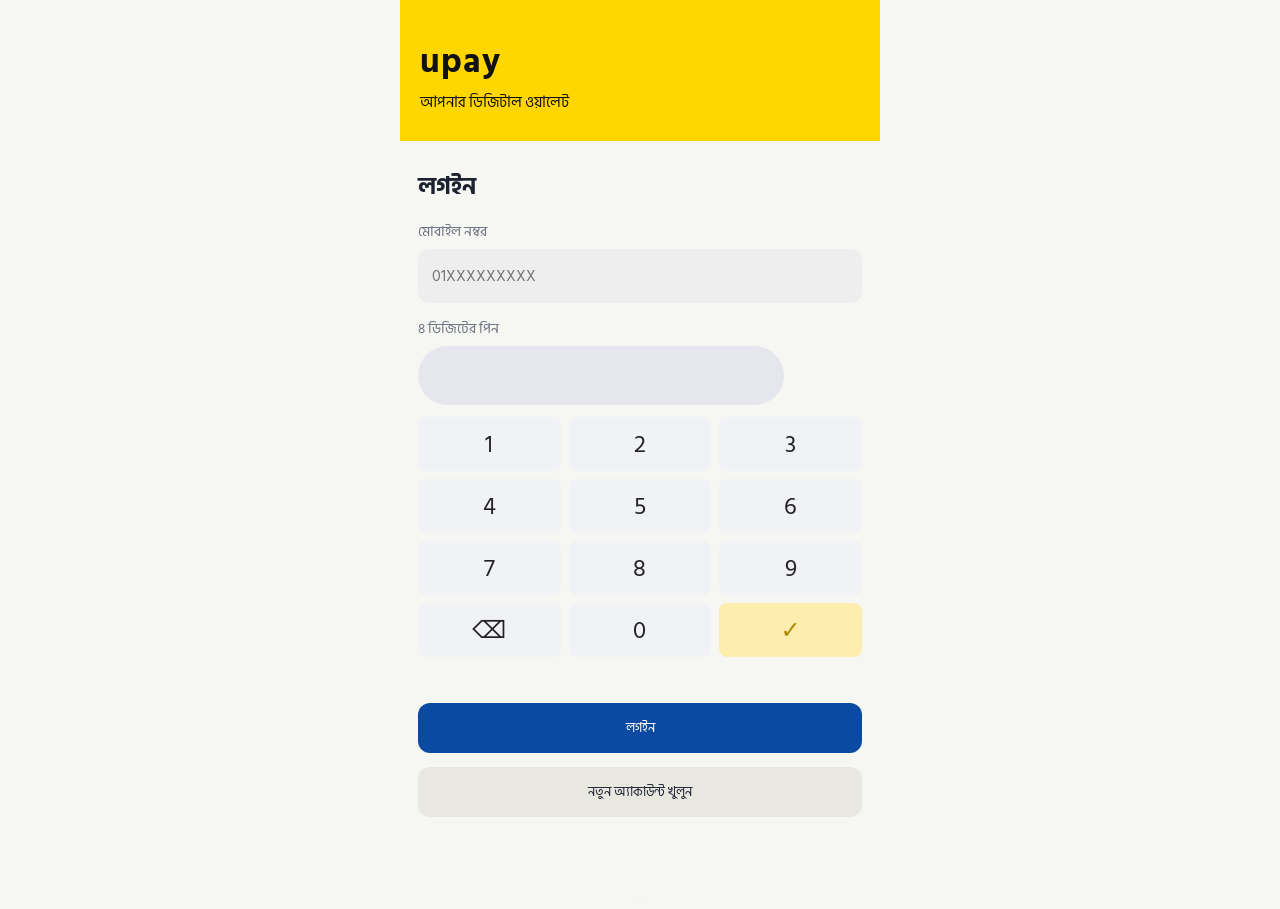
<file: upay-support-suite-v8/upay-support-suite/index.html>
<!DOCTYPE html>
<html lang="bn">
<head>
<meta charset="utf-8">
<meta name="viewport" content="width=device-width, initial-scale=1, viewport-fit=cover">
<title>পে-ওয়ালেট</title>
<link href="https://fonts.googleapis.com/css2?family=Hind+Siliguri:wght@400;500;600;700&display=swap" rel="stylesheet" media="print" onload="this.media='all'">
<link rel="stylesheet" href="style.css">
</head>
<body>
<div id="app">
<div class="toast" id="toast"></div>

<!-- HOME -->
<section class="view on" id="v-home">
  <div class="top">
    <div class="av">র</div>
    <div class="who"><b id="uname">রাহিম আহমেদ</b><span>01XXXXXXXXX</span></div>
    <button class="bal" id="balBtn">ব্যালেন্স</button>
    <button class="bell" id="chatBtn" aria-label="কাস্টমার সার্ভিস" style="position:relative">💬<i id="chDot" style="display:none;position:absolute;top:2px;right:0;width:10px;height:10px;border-radius:50%;background:#d23a3a"></i></button>
    <button class="bell" id="bell" aria-label="নোটিফিকেশন">🔔</button>
  </div>
  <div id="note" style="display:none;background:#fff3c4;color:#5a4300;padding:10px 16px;font-size:14px"></div>
  <div class="grid" id="g1"></div>
  <div class="ban" id="ban"></div>
  <div class="dots" id="dots"></div>
  <div class="sec">পেমেন্ট সার্ভিস</div>
  <div class="grid" id="g2"></div>
</section>

<!-- ACCOUNT -->
<section class="view" id="v-acc">
  <h2 class="pg">অ্যাকাউন্ট</h2>
  <div id="aTop"></div>
  <div class="card"><button class="chip on" data-act="Add Money">অ্যাড মানি</button><button class="chip" data-act="Cash Out">ক্যাশ আউট</button></div>
  <div class="card">
    <div class="row" id="profRow"><span>👤</span><div class="g">প্রোফাইল<small>ছবি, নাম, ফোন</small></div>›</div>
    <div class="row" id="limRow"><span>📈</span><div class="g">লেনদেন সীমা<small>দৈনিক ও মাসিক</small></div>›</div>
    <div class="row" data-toast="লিংকড কার্ড নেই"><span>💳</span><div class="g">কার্ড ও ব্যাংক<small>লিংক করুন</small></div>›</div>
  </div>
</section>

<!-- HISTORY -->
<section class="view" id="v-his">
  <h2 class="pg">হিস্টরি</h2>
  <div class="pad" style="padding-bottom:0"><button class="chip on" data-f="all">সব</button><button class="chip" data-f="in">ইনকাম</button><button class="chip" data-f="out">খরচ</button></div>
  <div class="pad" style="padding-bottom:0"><button class="chip" id="hcsv">⬇ CSV</button><button class="chip" id="hprint">🖨 PDF / Print</button></div>
  <div class="pad" style="padding-bottom:0"><input id="hq" placeholder="ফোন, নাম বা ট্রানজেকশন আইডি দিয়ে খুঁজুন"></div>
  <div class="card" id="msum"></div>
  <div class="card" id="hlist"></div>
</section>

<!-- MORE -->
<section class="view" id="v-more">
  <div class="mhead">
    <h2>আমার upay</h2>
    <div class="mprof">
      <div class="pav" id="pav">র</div>
      <div class="pinfo"><b id="uname2">রাহিম আহমেদ</b><span>01XXXXXXXXX</span><i class="abadge" id="abadge"></i></div>
      <button class="pen" id="penBtn" aria-label="প্রোফাইল এডিট">✎</button>
    </div>
  </div>

  <div class="msec">সাধারণ</div>
  <div class="mlist">
    <div class="row" id="langRow"><span class="mi">🌐</span><div class="g">ভাষা</div><em id="langVal" translate="no">বাংলা</em></div>
    <div class="row" id="gRow"><span class="mi">👨‍👩‍👧</span><div class="g">অভিভাবক লিংক<small>অভিভাবক থেকে টাকা, স্টেটমেন্ট শেয়ার</small></div><i class="chev">›</i></div>
    <div class="row" id="planRow" style="display:none"><span class="mi">🎓</span><div class="g">স্টুডেন্ট প্ল্যান<small>বাজেট ক্যাটাগরি, অটো ট্রান্সফার</small></div><i class="chev">›</i></div>
    <div class="row" id="demoRow"><span class="mi">🧪</span><div class="g">ডেমো টুলস<small>ইউজার বদলান, স্টুডেন্ট ভেরিফাই</small></div><i class="chev">›</i></div>
    <div class="row" id="acctRow"><span class="mi">👤</span><div class="g">অ্যাকাউন্টের ধরন</div><em id="acctVal">ব্যক্তিগত</em></div>
    <div class="row" id="themeRow"><span class="mi">🌙</span><div class="g">ডার্ক মোড<small id="themeState">বন্ধ</small></div><i class="chev">›</i></div>
    <div class="row" id="pinRow"><span class="mi">🔒</span><div class="g">পিন পরিবর্তন</div><i class="chev">›</i></div>
    <div class="row" id="secRow"><span class="mi">🛡️</span><div class="g">সিকিউরিটি<small>PIN, বায়োমেট্রিক</small></div><i class="chev">›</i></div>
    <div class="row" data-toast="মোবাইল অপারেটর পরিবর্তন শিগগিরই আসছে"><span class="mi">📡</span><div class="g">মোবাইল অপারেটর পরিবর্তন</div><i class="chev">›</i></div>
    <div class="row" data-toast="কেওয়াইসি পুনরায় জমা দেওয়া শিগগিরই আসছে"><span class="mi">📋</span><div class="g">কেওয়াইসি পুনরায় জমা দিন</div><i class="chev">›</i></div>
    <div class="row" data-toast="অনুমোদিত মার্চেন্ট তালিকা শিগগিরই আসছে"><span class="mi">🏪</span><div class="g">অনুমোদিত মার্চেন্ট</div><i class="chev">›</i></div>
    <div class="row" id="supRow"><span class="mi">🎧</span><div class="g">কাস্টমার সার্ভিস<small>লাইভ চ্যাট, ইমেইল, অভিযোগ</small></div><i class="chev">›</i></div>
  </div>

  <div class="msec">আরও তথ্য</div>
  <div class="mlist">
    <div class="row" data-toast="প্রাইভেসি পলিসি শিগগিরই আসছে"><span class="mi">✅</span><div class="g">প্রাইভেসি পলিসি</div><i class="chev">›</i></div>
    <div class="row" data-toast="সাধারণ জিজ্ঞাসা শিগগিরই আসছে"><span class="mi">❓</span><div class="g">সাধারণ জিজ্ঞাসা</div><i class="chev">›</i></div>
    <div class="row" data-toast="স্টোর সন্ধান শিগগিরই আসছে"><span class="mi">📍</span><div class="g">স্টোর সন্ধান</div><i class="chev">›</i></div>
    <div class="row" data-toast="upay সংস্করণ ডেমো ১.০"><span class="mi">ℹ️</span><div class="g">অ্যাবাউট</div><i class="chev">›</i></div>
    <a class="row" href="https://www.facebook.com/upaybangladesh" target="_blank" rel="noopener noreferrer"><span class="mi fb">f</span><div class="g">upay পেইজ</div><i class="chev">›</i></a>
    <a class="row" href="https://www.upaybd.com" target="_blank" rel="noopener noreferrer"><span class="mi">🌍</span><div class="g">ওয়েবসাইট</div><i class="chev">›</i></a>
    <div class="row" id="signRow"><span class="mi">🚪</span><div class="g">সাইন আউট</div><i class="chev">›</i></div>
  </div>
</section>

<div id="auth"></div>
<div id="pgx"><div class="pgh"><button id="pgBack" aria-label="Back">←</button><b id="pgT"></b></div><div class="pgb" id="pgB"></div></div>
<div id="undo" style="display:none;position:fixed;left:50%;transform:translateX(-50%);bottom:84px;width:calc(100% - 24px);max-width:456px;z-index:8;background:#102a54;color:#fff;border-radius:12px;padding:10px 14px;font-size:14px;align-items:center;gap:10px"><span id="undoT" style="flex:1"></span><button class="mini" id="undoB">বাতিল করুন</button></div>
<nav class="nav">
  <button class="t on" data-tab="home"><span>🏠</span>হোম</button>
  <button class="t" data-tab="acc"><span>👛</span>অ্যাকাউন্ট</button>
  <div><div class="qr" id="qrBtn" role="button" aria-label="QR স্ক্যান">▦</div></div>
  <button class="t" data-tab="his"><span>🕘</span>হিস্টরি</button>
  <button class="t" data-tab="more"><span>⋯</span>আরো</button>
</nav>

<div id="cs"><div class="chh"><button class="mini" id="csBack">‹ ফিরুন</button><b id="csTitle">কাস্টমার সার্ভিস</b><span style="width:64px"></span></div><div class="csb" id="csBody"></div></div>
<div id="chat"><div class="chh"><button class="mini" id="chBack">‹ ফিরুন</button><b>সাপোর্ট চ্যাট</b><span style="width:64px"></span></div><div id="chMsgs"></div><div class="chf"><input id="chIn" placeholder="আপনার সমস্যা লিখুন…" autocomplete="off" aria-label="বার্তা"><button class="btn" id="chSend" style="width:auto;padding:0 18px">পাঠান</button></div></div>
<div class="sheet" id="sheet"><div class="panel" id="panel"></div></div>
</div>

<script src="core.js"></script>
<script src="ai.js"></script>
<script src="config.js"></script>
<script src="db.js"></script>
<script src="api.js"></script>
<script src="auth.js"></script>
<script src="customer.js"></script>
<script src="app.js"></script>
</body>
</html>
</file>
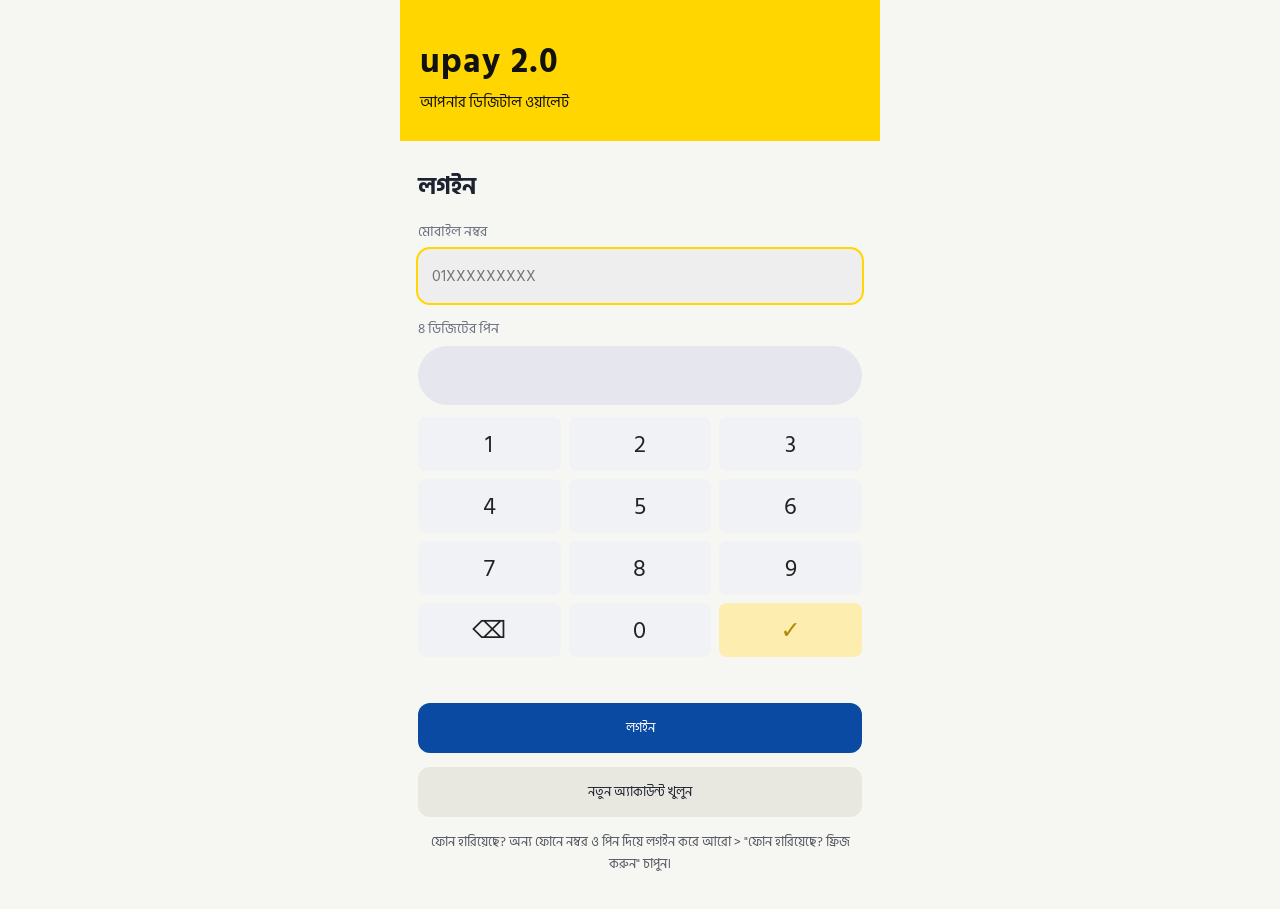
<file: upay-support-system-v12/upay-support-suite/index.html>
<!DOCTYPE html>
<html lang="bn">
<head>
<meta charset="utf-8">
<meta name="viewport" content="width=device-width, initial-scale=1, viewport-fit=cover">
<title>upay 2.0</title>
<link href="https://fonts.googleapis.com/css2?family=Hind+Siliguri:wght@400;500;600;700&display=swap" rel="stylesheet" media="print" onload="this.media='all'">
<link rel="manifest" href="manifest.json"><meta name="theme-color" content="#ffd600"><link rel="apple-touch-icon" href="icon-192.png">
<link rel="stylesheet" href="style.css">
</head>
<body>
<div id="app">
<div class="toast" id="toast"></div>

<!-- HOME -->
<section class="view on" id="v-home">
  <div class="top">
    <div class="av">র</div>
    <div class="who"><b id="uname">রাহিম আহমেদ</b><span>01XXXXXXXXX</span></div>
    <button class="bal" id="balBtn">ব্যালেন্স</button>
    <button class="bell" id="chatBtn" aria-label="কাস্টমার সার্ভিস" style="position:relative">💬<i id="chDot" style="display:none;position:absolute;top:2px;right:0;width:10px;height:10px;border-radius:50%;background:#d23a3a"></i></button>
    <button class="bell" id="bell" aria-label="নোটিফিকেশন">🔔</button>
  </div>
  <div id="note" style="display:none;background:#fff3c4;color:#5a4300;padding:10px 16px;font-size:14px"></div>
  <div class="grid" id="g1"></div>
  <div class="ban" id="ban"></div>
  <div class="dots" id="dots"></div>
  <div class="sec">পেমেন্ট সার্ভিস</div>
  <div class="grid" id="g2"></div>
</section>

<!-- ACCOUNT -->
<section class="view" id="v-acc">
  <h2 class="pg">অ্যাকাউন্ট</h2>
  <div id="aTop"></div>
  <div class="card"><button class="chip on" data-act="Add Money">অ্যাড মানি</button><button class="chip" data-act="Cash Out">ক্যাশ আউট</button></div>
  <div class="card">
    <div class="row" id="profRow"><span>👤</span><div class="g">প্রোফাইল<small>ছবি, নাম, ফোন</small></div>›</div>
    <div class="row" id="limRow"><span>📈</span><div class="g">লেনদেন সীমা<small>দৈনিক ও মাসিক</small></div>›</div>
    <div class="row" data-toast="লিংকড কার্ড নেই"><span>💳</span><div class="g">কার্ড ও ব্যাংক<small>লিংক করুন</small></div>›</div>
  </div>
</section>

<!-- HISTORY -->
<section class="view" id="v-his">
  <h2 class="pg">হিস্টরি</h2>
  <div class="pad" style="padding-bottom:0"><button class="chip on" data-f="all">সব</button><button class="chip" data-f="in">ইনকাম</button><button class="chip" data-f="out">খরচ</button></div>
  <div class="pad" style="padding-bottom:0"><button class="chip" id="hcsv">⬇ CSV</button><button class="chip" id="hprint">🖨 PDF / Print</button></div>
  <div class="pad" style="padding-bottom:0"><input id="hq" placeholder="ফোন, নাম বা ট্রানজেকশন আইডি দিয়ে খুঁজুন"></div>
  <div class="card" id="msum"></div>
  <div class="card" id="hlist"></div>
</section>

<!-- MORE -->
<section class="view" id="v-more">
  <div class="mhead">
    <h2>আমার upay 2.0</h2>
    <div class="mprof">
      <div class="pav" id="pav">র</div>
      <div class="pinfo"><b id="uname2">রাহিম আহমেদ</b><span>01XXXXXXXXX</span><i class="abadge" id="abadge"></i></div>
      <button class="pen" id="penBtn" aria-label="প্রোফাইল এডিট">✎</button>
    </div>
  </div>

  <div class="msec">সাধারণ</div>
  <div class="mlist">
    <div class="row" id="langRow"><span class="mi">🌐</span><div class="g">ভাষা</div><em id="langVal" translate="no">বাংলা</em></div>
    <div class="row" id="gRow"><span class="mi">👨‍👩‍👧</span><div class="g">অভিভাবক লিংক<small>অভিভাবক থেকে টাকা, স্টেটমেন্ট শেয়ার</small></div><i class="chev">›</i></div>
    <div class="row" id="planRow" style="display:none"><span class="mi">🎓</span><div class="g">স্টুডেন্ট প্ল্যান<small>বাজেট ক্যাটাগরি, অটো ট্রান্সফার</small></div><i class="chev">›</i></div>
    <div class="row" id="demoRow"><span class="mi">🧪</span><div class="g">ডেমো টুলস<small>ইউজার বদলান, স্টুডেন্ট ভেরিফাই</small></div><i class="chev">›</i></div>
    <div class="row" id="acctRow"><span class="mi">👤</span><div class="g">অ্যাকাউন্টের ধরন</div><em id="acctVal">ব্যক্তিগত</em></div>
    <div class="row" id="themeRow"><span class="mi">🌙</span><div class="g">ডার্ক মোড<small id="themeState">বন্ধ</small></div><i class="chev">›</i></div>
    <div class="row" id="pinRow"><span class="mi">🔒</span><div class="g">পিন পরিবর্তন</div><i class="chev">›</i></div>
    <div class="row" id="secRow"><span class="mi">🛡️</span><div class="g">সিকিউরিটি<small>PIN, বায়োমেট্রিক</small></div><i class="chev">›</i></div>
    <div class="row" data-toast="মোবাইল অপারেটর পরিবর্তন শিগগিরই আসছে"><span class="mi">📡</span><div class="g">মোবাইল অপারেটর পরিবর্তন</div><i class="chev">›</i></div>
    <div class="row" data-toast="কেওয়াইসি পুনরায় জমা দেওয়া শিগগিরই আসছে"><span class="mi">📋</span><div class="g">কেওয়াইসি পুনরায় জমা দিন</div><i class="chev">›</i></div>
    <div class="row" data-toast="অনুমোদিত মার্চেন্ট তালিকা শিগগিরই আসছে"><span class="mi">🏪</span><div class="g">অনুমোদিত মার্চেন্ট</div><i class="chev">›</i></div>
    <div class="row" id="supRow"><span class="mi">🎧</span><div class="g">কাস্টমার সার্ভিস<small>লাইভ চ্যাট, ইমেইল, অভিযোগ</small></div><i class="chev">›</i></div>
  </div>

  <div class="msec">আরও তথ্য</div>
  <div class="mlist">
    <div class="row" data-toast="প্রাইভেসি পলিসি শিগগিরই আসছে"><span class="mi">✅</span><div class="g">প্রাইভেসি পলিসি</div><i class="chev">›</i></div>
    <div class="row" data-toast="সাধারণ জিজ্ঞাসা শিগগিরই আসছে"><span class="mi">❓</span><div class="g">সাধারণ জিজ্ঞাসা</div><i class="chev">›</i></div>
    <div class="row" data-toast="স্টোর সন্ধান শিগগিরই আসছে"><span class="mi">📍</span><div class="g">স্টোর সন্ধান</div><i class="chev">›</i></div>
    <div class="row" data-toast="upay 2.0 সংস্করণ ডেমো ১.০"><span class="mi">ℹ️</span><div class="g">অ্যাবাউট</div><i class="chev">›</i></div>
    <a class="row" href="https://www.facebook.com/upaybangladesh" target="_blank" rel="noopener noreferrer"><span class="mi fb">f</span><div class="g">upay 2.0 পেইজ</div><i class="chev">›</i></a>
    <a class="row" href="https://www.upaybd.com" target="_blank" rel="noopener noreferrer"><span class="mi">🌍</span><div class="g">ওয়েবসাইট</div><i class="chev">›</i></a>
    <div class="row" id="signRow"><span class="mi">🚪</span><div class="g">সাইন আউট</div><i class="chev">›</i></div>
  </div>
</section>

<div id="auth"></div>
<div id="pgx"><div class="pgh"><button id="pgBack" aria-label="Back">←</button><b id="pgT"></b></div><div class="pgb" id="pgB"></div></div>
<div id="undo" style="display:none;position:fixed;left:50%;transform:translateX(-50%);bottom:84px;width:calc(100% - 24px);max-width:456px;z-index:8;background:#102a54;color:#fff;border-radius:12px;padding:10px 14px;font-size:14px;align-items:center;gap:10px"><span id="undoT" style="flex:1"></span><button class="mini" id="undoB">বাতিল করুন</button></div>
<nav class="nav">
  <button class="t on" data-tab="home"><span>🏠</span>হোম</button>
  <button class="t" data-tab="acc"><span>👛</span>অ্যাকাউন্ট</button>
  <div><div class="qr" id="qrBtn" role="button" aria-label="QR স্ক্যান">▦</div></div>
  <button class="t" data-tab="his"><span>🕘</span>হিস্টরি</button>
  <button class="t" data-tab="more"><span>⋯</span>আরো</button>
</nav>

<div id="cs"><div class="chh"><button class="mini" id="csBack">‹ ফিরুন</button><b id="csTitle">কাস্টমার সার্ভিস</b><span style="width:64px"></span></div><div class="csb" id="csBody"></div></div>
<div id="chat"><div class="chh"><button class="mini" id="chBack">‹ ফিরুন</button><b>সাপোর্ট চ্যাট</b><span style="width:64px"></span></div><div id="chMsgs"></div><div class="chf"><input id="chIn" placeholder="আপনার সমস্যা লিখুন…" autocomplete="off" aria-label="বার্তা"><button class="btn" id="chSend" style="width:auto;padding:0 18px">পাঠান</button></div></div>
<div class="sheet" id="sheet"><div class="panel" id="panel"></div></div>
</div>

<script src="core.js"></script>
<script src="ai.js"></script>
<script src="config.js"></script>
<script src="db.js"></script>
<script src="api.js"></script>
<script src="auth.js"></script>
<script src="customer.js"></script>
<script src="app.js"></script>
<script src="extras.js"></script>
</body>
</html>
</file>
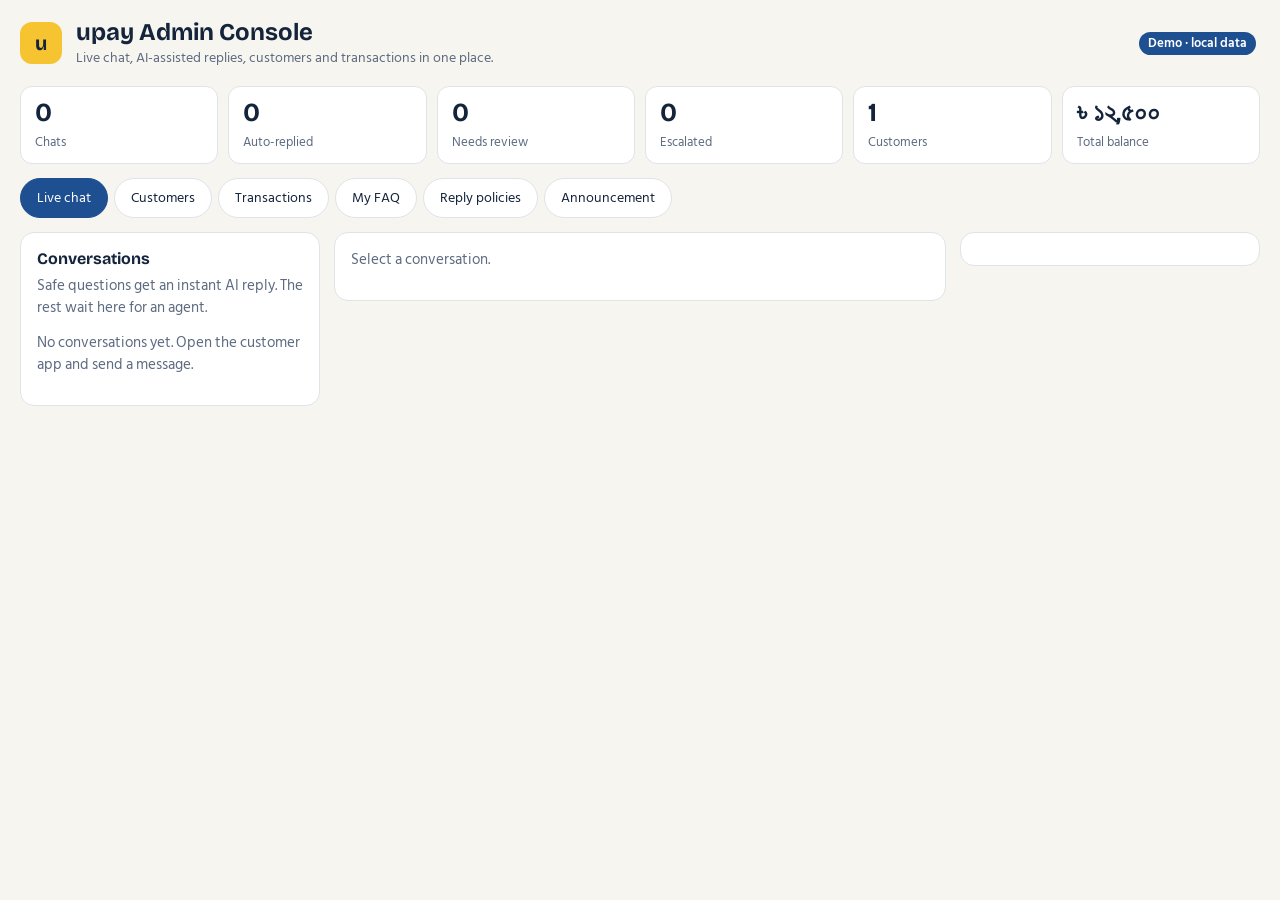
<file: upay-support-suite/admin.html>
<!DOCTYPE html>
<html lang="en">
<head>
<meta charset="utf-8">
<meta name="viewport" content="width=device-width, initial-scale=1, viewport-fit=cover">
<title>upay Admin Console</title>
<link href="https://fonts.googleapis.com/css2?family=Hind+Siliguri:wght@400;600&family=Bricolage+Grotesque:wght@500;700&display=swap" rel="stylesheet">
<link rel="stylesheet" href="style.css">
</head>
<body class="admin">
<div class="wrap" id="root"></div>
<script src="app.js"></script>
</body>
</html>
</file>
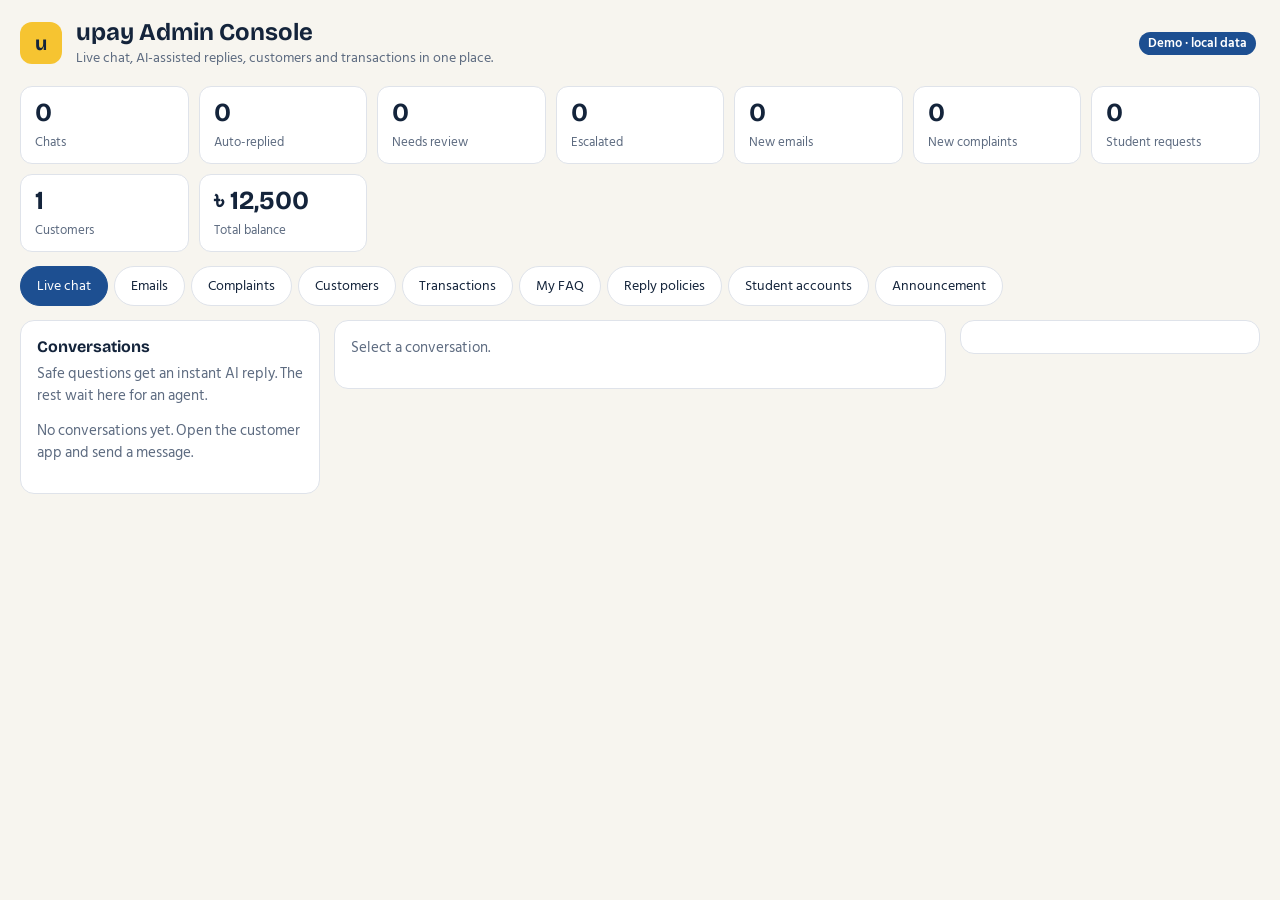
<file: upay-support -suite-v10/upay-support-suite/admin.html>
<!DOCTYPE html>
<html lang="en">
<head>
<meta charset="utf-8">
<meta name="viewport" content="width=device-width, initial-scale=1, viewport-fit=cover">
<title>upay Admin Console</title>
<link href="https://fonts.googleapis.com/css2?family=Hind+Siliguri:wght@400;600&family=Bricolage+Grotesque:wght@500;700&display=swap" rel="stylesheet">
<link rel="stylesheet" href="style.css">
</head>
<body class="admin">
<div class="wrap" id="root"></div>
<script src="core.js"></script>
<script src="ai.js"></script>
<script src="config.js"></script>
<script src="db.js"></script>
<script src="api.js"></script>
<script src="admin.js"></script>
<script src="app.js"></script>
</body>
</html>
</file>
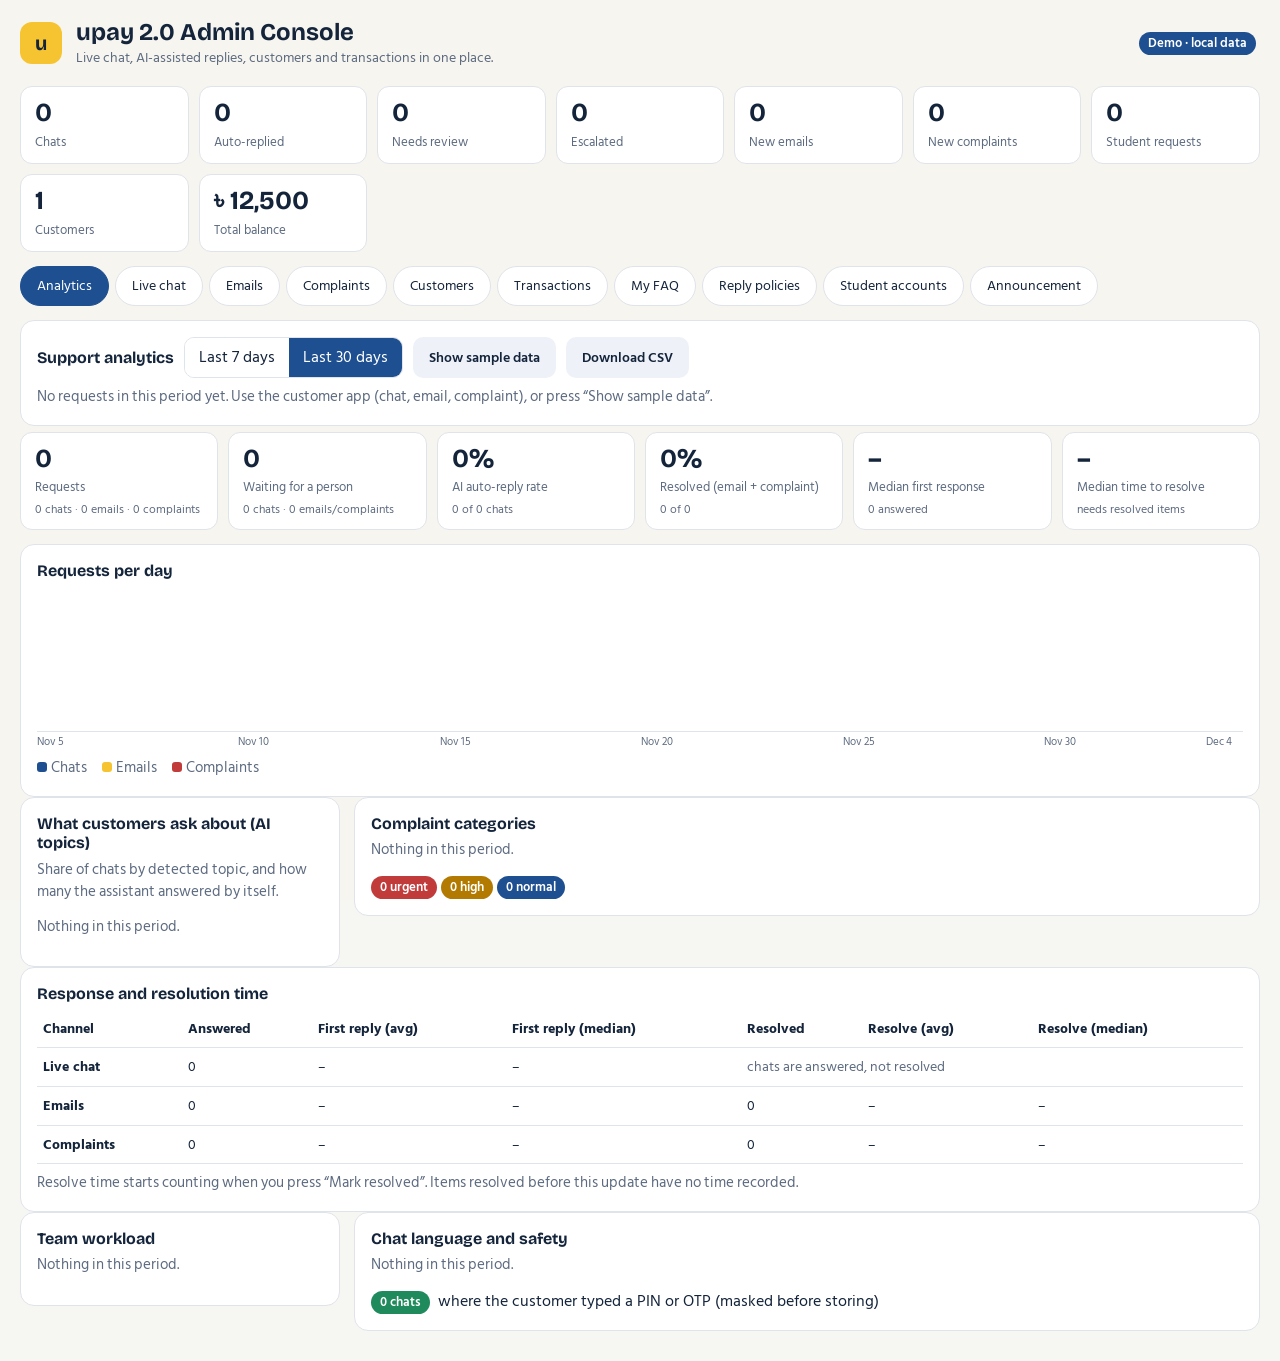
<file: upay-support-suite-v14 (2)/upay-support-suite/admin.html>
<!DOCTYPE html>
<html lang="en">
<head>
<meta charset="utf-8">
<meta name="viewport" content="width=device-width, initial-scale=1, viewport-fit=cover">
<title>upay 2.0 Admin Console</title>
<link href="https://fonts.googleapis.com/css2?family=Hind+Siliguri:wght@400;600&family=Bricolage+Grotesque:wght@500;700&display=swap" rel="stylesheet">
<link rel="stylesheet" href="style.css">
</head>
<body class="admin">
<div class="wrap" id="root"></div>
<script src="core.js"></script>
<script src="ai.js"></script>
<script src="config.js"></script>
<script src="db.js"></script>
<script src="api.js"></script>
<script src="analytics.js"></script>
<script src="admin.js"></script>
<script src="app.js"></script>
</body>
</html>
</file>
<file: style.css>
:root{--bg:#f6f6f2;--card:#fff;--ink:#1c2230;--mute:#6b7280;--brand:#ffd500;--blue:#0b4aa2;--line:#e8e8e0;--pink:#e5336d;
box-sizing:border-box;padding-top:env(safe-area-inset-top,0px);padding-bottom:env(safe-area-inset-bottom,0px)}
@media (prefers-color-scheme:dark){:root:not([data-theme="light"]){--bg:#12151c;--card:#1b2029;--ink:#f1f2f5;--mute:#98a0ae;--line:#2a303b}}
:root[data-theme="dark"]{--bg:#12151c;--card:#1b2029;--ink:#f1f2f5;--mute:#98a0ae;--line:#2a303b}
*{box-sizing:border-box;margin:0}
html,body{height:100%;background:var(--bg);color:var(--ink);font-family:'Hind Siliguri',system-ui,sans-serif}
html{scroll-padding-top:env(safe-area-inset-top,0px)}
#app{max-width:480px;height:100%;margin:0 auto;position:relative;display:flex;flex-direction:column;background:var(--bg)}
.view{display:none;flex:1;overflow-y:auto;padding-bottom:110px}
.view.on{display:block}
.top{background:var(--brand);padding:18px 16px;display:flex;align-items:center;gap:12px;color:#1c2230}
.av{width:52px;height:52px;border-radius:50%;background:#fff;display:grid;place-items:center;font-weight:700;color:var(--blue);font-size:22px;flex:none}
.top .who{flex:1;min-width:0}.who b{display:block;font-size:17px;white-space:nowrap;overflow:hidden;text-overflow:ellipsis}.who span{font-size:14px;opacity:.7}
.bal{border:0;background:var(--blue);color:#fff;font:600 15px inherit;font-family:inherit;padding:9px 16px;border-radius:20px;cursor:pointer;min-width:96px}
.bell{background:none;border:0;font-size:22px;cursor:pointer}
.grid{display:grid;grid-template-columns:repeat(4,1fr);gap:6px;padding:14px 8px;background:var(--card)}
.it{background:none;border:0;color:var(--ink);font-family:inherit;font-size:13px;display:flex;flex-direction:column;align-items:center;gap:6px;padding:10px 2px;cursor:pointer;border-radius:12px;line-height:1.2}
.it:active{background:var(--line)}
.ic{width:46px;height:46px;border-radius:14px;display:grid;place-items:center;font-size:24px}
.sec{color:var(--blue);font-weight:600;font-size:18px;padding:16px 16px 4px}
:root[data-theme="dark"] .sec{color:#7fb0ff}
.ban{margin:12px;border-radius:14px;overflow:hidden;position:relative;height:130px;background:var(--card)}
.slide{position:absolute;inset:0;padding:16px;display:flex;flex-direction:column;justify-content:center;color:#fff;opacity:0;transition:opacity .4s}
.slide.on{opacity:1}.slide h3{font-size:20px;line-height:1.2}.slide p{font-size:14px;opacity:.9;margin-top:4px}
.dots{display:flex;justify-content:center;gap:8px;margin:-2px 0 4px}.dots i{width:10px;height:10px;border-radius:50%;background:#c9c9c2}.dots i.on{background:var(--blue);width:26px;border-radius:6px}
.nav{position:absolute;left:0;right:0;bottom:0;height:72px;background:var(--card);border-top:1px solid var(--line);display:grid;grid-template-columns:1fr 1fr 90px 1fr 1fr;align-items:center;padding-bottom:env(safe-area-inset-bottom,0px);height:calc(72px + env(safe-area-inset-bottom,0px))}
.nav button.t{background:none;border:0;font-family:inherit;color:var(--mute);font-size:14px;display:flex;flex-direction:column;align-items:center;gap:2px;cursor:pointer;padding:8px 0}
.nav .t span{font-size:24px;filter:grayscale(1);opacity:.7}.nav .t.on{color:var(--blue);font-weight:700}.nav .t.on span{filter:none;opacity:1}
:root[data-theme="dark"] .nav .t.on{color:#7fb0ff}
.qr{width:78px;height:78px;border-radius:50%;border:6px solid var(--blue);background:var(--card);margin:-34px auto 0;display:grid;place-items:center;cursor:pointer;font-size:28px;box-shadow:0 2px 10px #0003}
.pad{padding:16px}
.card{background:var(--card);border-radius:14px;padding:14px 16px;margin:10px 12px;border:1px solid var(--line)}
.row{display:flex;align-items:center;gap:12px;padding:13px 4px;border-bottom:1px solid var(--line);cursor:pointer}
.row:last-child{border:0}.row .g{flex:1}.row small{color:var(--mute);display:block}
.pos{color:#12945a;font-weight:600}.neg{color:#d23a3a;font-weight:600}
h2.pg{font-size:22px;padding:18px 16px 4px}
.big{font-size:34px;font-weight:700;margin:6px 0}
.chip{display:inline-block;padding:7px 14px;border-radius:18px;background:var(--line);margin:4px 6px 4px 0;font-size:14px;cursor:pointer;border:0;color:var(--ink);font-family:inherit}
.chip.on{background:var(--blue);color:#fff}
.sheet{position:fixed;inset:0;background:#0006;display:none;align-items:flex-end;z-index:9}
.sheet.on{display:flex}
.panel{background:var(--card);width:100%;max-width:520px;margin:0 auto;border-radius:20px 20px 0 0;padding:20px 18px calc(24px + env(safe-area-inset-bottom,0px));animation:up .22s ease-out}
@keyframes up{from{transform:translateY(40px);opacity:0}}
.panel h3{font-size:20px;margin-bottom:12px}
.panel input{width:100%;padding:13px;border:1px solid var(--line);border-radius:10px;font:inherit;background:var(--bg);color:var(--ink);margin-bottom:10px}
.btn{width:100%;border:0;border-radius:12px;background:var(--blue);color:#fff;font:600 17px inherit;font-family:inherit;padding:14px;cursor:pointer}
.btn.alt{background:var(--line);color:var(--ink);margin-top:8px}
.scan{height:230px;border-radius:14px;background:#111;position:relative;overflow:hidden;margin-bottom:12px}
.scan:before{content:"";position:absolute;inset:34px 60px;border:3px solid var(--brand);border-radius:14px}
.scan i{position:absolute;left:60px;right:60px;height:3px;background:var(--pink);animation:ln 1.6s infinite alternate ease-in-out}
@keyframes ln{from{top:40px}to{top:186px}}
.toast{position:fixed;top:calc(14px + env(safe-area-inset-top,0px));left:50%;transform:translateX(-50%);background:#1c2230;color:#fff;padding:10px 18px;border-radius:20px;font-size:14px;z-index:20;opacity:0;pointer-events:none;transition:opacity .25s;white-space:nowrap}
.toast.on{opacity:1}
@media (prefers-reduced-motion:reduce){*{animation:none!important;transition:none!important}}
#adm{display:none;position:fixed;inset:0;z-index:8;background:var(--bg);overflow:auto;padding:env(safe-area-inset-top,0px) 0 env(safe-area-inset-bottom,0px)}
.aw{max-width:920px;margin:0 auto;padding:0 12px 40px}.ah{display:flex;align-items:center;justify-content:space-between;padding:16px 4px}
.st{display:grid;grid-template-columns:repeat(auto-fit,minmax(150px,1fr));gap:10px}.st div{background:var(--card);border:1px solid var(--line);border-radius:12px;padding:12px}.st b{display:block;font-size:22px}.st small{color:var(--mute)}
.ar{display:flex;align-items:center;gap:8px;padding:12px 4px;border-bottom:1px solid var(--line);flex-wrap:wrap}.ar:last-child{border:0}.ar .g{flex:1;min-width:170px}.ar small{color:var(--mute);display:block}
.mini{border:0;border-radius:8px;padding:7px 11px;font:inherit;font-size:13px;cursor:pointer;background:var(--line);color:var(--ink)}.mini.rd{background:#d23a3a;color:#fff}
.bd{font-size:12px;padding:2px 8px;border-radius:10px;background:#d6f5e3;color:#0b6b3c;margin-left:6px}.bd.fz{background:#ffd9d9;color:#a11}
</file>
<file: upay-support-suite/style.css>
/* Customer app styles, then admin console styles (scoped to body.admin) */
:root{--bg:#f6f6f2;--card:#fff;--ink:#1c2230;--mute:#6b7280;--brand:#ffd500;--blue:#0b4aa2;--line:#e8e8e0;--pink:#e5336d;
box-sizing:border-box;padding-top:env(safe-area-inset-top,0px);padding-bottom:env(safe-area-inset-bottom,0px)}
@media (prefers-color-scheme:dark){:root:not([data-theme="light"]){--bg:#12151c;--card:#1b2029;--ink:#f1f2f5;--mute:#98a0ae;--line:#2a303b}}
:root[data-theme="dark"]{--bg:#12151c;--card:#1b2029;--ink:#f1f2f5;--mute:#98a0ae;--line:#2a303b}
*{box-sizing:border-box;margin:0}
html,body{height:100%;background:var(--bg);color:var(--ink);font-family:'Hind Siliguri',system-ui,sans-serif}
html{scroll-padding-top:env(safe-area-inset-top,0px)}
#app{max-width:480px;height:100%;margin:0 auto;position:relative;display:flex;flex-direction:column;background:var(--bg)}
.view{display:none;flex:1;overflow-y:auto;padding-bottom:110px}
.view.on{display:block}
.top{background:var(--brand);padding:18px 16px;display:flex;align-items:center;gap:12px;color:#1c2230}
.av{width:52px;height:52px;border-radius:50%;background:#fff;display:grid;place-items:center;font-weight:700;color:var(--blue);font-size:22px;flex:none}
.top .who{flex:1;min-width:0}.who b{display:block;font-size:17px;white-space:nowrap;overflow:hidden;text-overflow:ellipsis}.who span{font-size:14px;opacity:.7}
.bal{border:0;background:var(--blue);color:#fff;font:600 15px inherit;font-family:inherit;padding:9px 16px;border-radius:20px;cursor:pointer;min-width:96px}
.bell{background:none;border:0;font-size:22px;cursor:pointer}
.grid{display:grid;grid-template-columns:repeat(4,1fr);gap:6px;padding:14px 8px;background:var(--card)}
.it{background:none;border:0;color:var(--ink);font-family:inherit;font-size:13px;display:flex;flex-direction:column;align-items:center;gap:6px;padding:10px 2px;cursor:pointer;border-radius:12px;line-height:1.2}
.it:active{background:var(--line)}
.ic{width:46px;height:46px;border-radius:14px;display:grid;place-items:center;font-size:24px}
.sec{color:var(--blue);font-weight:600;font-size:18px;padding:16px 16px 4px}
:root[data-theme="dark"] .sec{color:#7fb0ff}
.ban{margin:12px;border-radius:14px;overflow:hidden;position:relative;height:130px;background:var(--card)}
.slide{position:absolute;inset:0;padding:16px;display:flex;flex-direction:column;justify-content:center;color:#fff;opacity:0;transition:opacity .4s}
.slide.on{opacity:1}.slide h3{font-size:20px;line-height:1.2}.slide p{font-size:14px;opacity:.9;margin-top:4px}
.dots{display:flex;justify-content:center;gap:8px;margin:-2px 0 4px}.dots i{width:10px;height:10px;border-radius:50%;background:#c9c9c2}.dots i.on{background:var(--blue);width:26px;border-radius:6px}
.nav{position:absolute;left:0;right:0;bottom:0;height:72px;background:var(--card);border-top:1px solid var(--line);display:grid;grid-template-columns:1fr 1fr 90px 1fr 1fr;align-items:center;padding-bottom:env(safe-area-inset-bottom,0px);height:calc(72px + env(safe-area-inset-bottom,0px))}
.nav button.t{background:none;border:0;font-family:inherit;color:var(--mute);font-size:14px;display:flex;flex-direction:column;align-items:center;gap:2px;cursor:pointer;padding:8px 0}
.nav .t span{font-size:24px;filter:grayscale(1);opacity:.7}.nav .t.on{color:var(--blue);font-weight:700}.nav .t.on span{filter:none;opacity:1}
:root[data-theme="dark"] .nav .t.on{color:#7fb0ff}
.qr{width:78px;height:78px;border-radius:50%;border:6px solid var(--blue);background:var(--card);margin:-34px auto 0;display:grid;place-items:center;cursor:pointer;font-size:28px;box-shadow:0 2px 10px #0003}
.pad{padding:16px}
.card{background:var(--card);border-radius:14px;padding:14px 16px;margin:10px 12px;border:1px solid var(--line)}
.row{display:flex;align-items:center;gap:12px;padding:13px 4px;border-bottom:1px solid var(--line);cursor:pointer}
.row:last-child{border:0}.row .g{flex:1}.row small{color:var(--mute);display:block}
.pos{color:#12945a;font-weight:600}.neg{color:#d23a3a;font-weight:600}
h2.pg{font-size:22px;padding:18px 16px 4px}
.big{font-size:34px;font-weight:700;margin:6px 0}
.chip{display:inline-block;padding:7px 14px;border-radius:18px;background:var(--line);margin:4px 6px 4px 0;font-size:14px;cursor:pointer;border:0;color:var(--ink);font-family:inherit}
.chip.on{background:var(--blue);color:#fff}
.sheet{position:fixed;inset:0;background:#0006;display:none;align-items:flex-end;z-index:9}
.sheet.on{display:flex}
.panel{background:var(--card);width:100%;max-width:520px;margin:0 auto;border-radius:20px 20px 0 0;padding:20px 18px calc(24px + env(safe-area-inset-bottom,0px));animation:up .22s ease-out}
@keyframes up{from{transform:translateY(40px);opacity:0}}
.panel h3{font-size:20px;margin-bottom:12px}
.panel input{width:100%;padding:13px;border:1px solid var(--line);border-radius:10px;font:inherit;background:var(--bg);color:var(--ink);margin-bottom:10px}
.btn{width:100%;border:0;border-radius:12px;background:var(--blue);color:#fff;font:600 17px inherit;font-family:inherit;padding:14px;cursor:pointer}
.btn.alt{background:var(--line);color:var(--ink);margin-top:8px}
.scan{height:230px;border-radius:14px;background:#111;position:relative;overflow:hidden;margin-bottom:12px}
.scan:before{content:"";position:absolute;inset:34px 60px;border:3px solid var(--brand);border-radius:14px}
.scan i{position:absolute;left:60px;right:60px;height:3px;background:var(--pink);animation:ln 1.6s infinite alternate ease-in-out}
@keyframes ln{from{top:40px}to{top:186px}}
.toast{position:fixed;top:calc(14px + env(safe-area-inset-top,0px));left:50%;transform:translateX(-50%);background:#1c2230;color:#fff;padding:10px 18px;border-radius:20px;font-size:14px;z-index:20;opacity:0;pointer-events:none;transition:opacity .25s;white-space:nowrap}
.toast.on{opacity:1}
@media (prefers-reduced-motion:reduce){*{animation:none!important;transition:none!important}}
.ar{display:flex;align-items:center;gap:8px;padding:12px 4px;border-bottom:1px solid var(--line);flex-wrap:wrap}.ar:last-child{border:0}.ar .g{flex:1;min-width:170px}.ar small{color:var(--mute);display:block}
.mini{border:0;border-radius:8px;padding:7px 11px;font:inherit;font-size:13px;cursor:pointer;background:var(--line);color:var(--ink)}.mini.rd{background:#d23a3a;color:#fff}

#chat{display:none;position:fixed;inset:0;z-index:8;background:var(--bg);flex-direction:column;max-width:480px;margin:0 auto}#chat.on{display:flex}
.chh{display:flex;align-items:center;justify-content:space-between;padding:calc(12px + env(safe-area-inset-top,0px)) 12px 12px;background:var(--brand);color:#1c2230;font-size:17px}
#chMsgs{flex:1;overflow-y:auto;padding:12px}.m{max-width:82%;padding:9px 13px;border-radius:14px;margin:6px 0;font-size:15px;white-space:pre-wrap;line-height:1.4}
.m small{display:block;opacity:.6;font-size:11px;margin-top:2px}.m.me{background:var(--blue);color:#fff;margin-left:auto;border-bottom-right-radius:4px}.m.ot{background:var(--card);border:1px solid var(--line);border-bottom-left-radius:4px}.m.sy{background:none;color:var(--mute);font-size:13px;text-align:center;max-width:100%}
.chf{display:flex;gap:8px;padding:10px 10px calc(10px + env(safe-area-inset-bottom,0px));border-top:1px solid var(--line);background:var(--card)}.chf input{flex:1;padding:12px;border:1px solid var(--line);border-radius:12px;font:inherit;background:var(--bg);color:var(--ink)}

/* ---- Admin console ---- */
body.admin{--bg:#f7f5ef;--card:#fff;--ink:#14243b;--mute:#5d6b80;--line:#dfe3ea;--y:#f6c431;--b:#1d4f91;--ok:#1f8a5b;--warn:#b27a00;--bad:#c23b3b;--soft:#eef2f8}
@media (prefers-color-scheme:dark){body.admin{--bg:#0f1826;--card:#17233a;--ink:#eef2f8;--mute:#9fb0c8;--line:#2a3a56;--soft:#1e2d49;--b:#7fb0f0}}
*{box-sizing:border-box}
html{scroll-padding-top:env(safe-area-inset-top,0px)}
body.admin{margin:0;background:var(--bg);color:var(--ink);font:16px/1.55 "Hind Siliguri",system-ui,sans-serif}
body.admin h1,body.admin h2,body.admin h3{font-family:"Bricolage Grotesque","Hind Siliguri",system-ui,sans-serif;margin:0 0 .4em;line-height:1.2}
body.admin h3{font-size:16px}
body.admin .wrap{max-width:1280px;margin:auto;padding:0 20px}
body.admin header{display:flex;gap:14px;align-items:center;flex-wrap:wrap;padding:18px 0 12px}
body.admin .logo{width:42px;height:42px;border-radius:12px;background:var(--y);display:grid;place-items:center;font:700 20px "Bricolage Grotesque",sans-serif;color:#14243b}
body.admin header p{margin:0;color:var(--mute);font-size:14px}
body.admin .kpis{display:grid;grid-template-columns:repeat(auto-fit,minmax(150px,1fr));gap:10px;margin:6px 0 14px}
body.admin .kpi{background:var(--card);border:1px solid var(--line);border-radius:12px;padding:10px 14px}
body.admin .kpi b{font:700 26px "Bricolage Grotesque",sans-serif;display:block;line-height:1.2}
body.admin .kpi span{color:var(--mute);font-size:13px}
body.admin nav{display:flex;gap:6px;margin-bottom:14px}
body.admin nav button{border:1px solid var(--line);background:var(--card);color:var(--ink);padding:8px 16px;border-radius:999px;font:inherit;font-size:14px;cursor:pointer}
body.admin nav button[aria-selected=true]{background:var(--b);border-color:var(--b);color:#fff}
body.admin button:focus-visible,body.admin input:focus-visible,body.admin textarea:focus-visible,body.admin li:focus-visible{outline:3px solid var(--y);outline-offset:2px}
body.admin .cols{display:grid;grid-template-columns:300px minmax(0,1fr) 300px;gap:14px;align-items:start}
body.admin .card{background:var(--card);border:1px solid var(--line);border-radius:14px;padding:16px}
body.admin .lead{color:var(--mute);margin:0 0 12px;font-size:14.5px}
body.admin textarea,body.admin input{width:100%;padding:10px 12px;border:1px solid var(--line);border-radius:10px;background:var(--bg);color:var(--ink);font:inherit}
body.admin .btn{border:0;border-radius:10px;padding:9px 16px;font:600 14px "Hind Siliguri",sans-serif;cursor:pointer;background:var(--y);color:#14243b;margin-top:8px}
body.admin .btn.alt{background:var(--soft);color:var(--ink);margin-left:6px}
body.admin .list{list-style:none;margin:12px 0 0;padding:0;max-height:520px;overflow:auto}
body.admin .list li{padding:10px;border:1px solid var(--line);border-radius:10px;margin-bottom:8px;cursor:pointer;font-size:14px}
body.admin .list li[aria-selected=true]{border-color:var(--b);background:var(--soft)}
body.admin .list small{color:var(--mute);display:block;margin-top:2px}
body.admin .tag{display:inline-block;padding:2px 9px;border-radius:999px;font-size:12.5px;font-weight:600;color:#fff;margin-right:4px}
body.admin .ok{background:var(--ok)}
body.admin .warn{background:var(--warn)}
body.admin .bad{background:var(--bad)}
body.admin .info{background:#1d4f91}
body.admin .bub{padding:10px 14px;border-radius:14px;margin:8px 0;max-width:92%;font-size:15px;white-space:pre-wrap}
body.admin .cu{background:var(--soft);border-top-left-radius:4px}
body.admin .ai{background:var(--y);color:#14243b;margin-left:auto;border-top-right-radius:4px}
body.admin .why{margin:8px 0 0;padding:0;list-style:none}
body.admin .why li{padding:6px 0;border-top:1px solid var(--line);font-size:14px;display:flex;justify-content:space-between;gap:10px}
body.admin .bar{height:8px;border-radius:5px;background:var(--soft);overflow:hidden;margin:4px 0 8px}
body.admin .bar i{display:block;height:100%;background:var(--b)}
body.admin .note{margin-top:12px;padding:10px 12px;border-radius:10px;background:var(--soft);font-size:13.5px;color:var(--mute)}
body.admin table{width:100%;border-collapse:collapse;font-size:14px}
body.admin th,body.admin td{text-align:left;padding:8px 6px;border-bottom:1px solid var(--line);vertical-align:top}
body.admin pre{background:var(--soft);border:1px solid var(--line);border-radius:10px;padding:12px;overflow-x:auto;font:13px/1.5 ui-monospace,Menlo,monospace;margin:8px 0 0}
body.admin code{font:13px ui-monospace,Menlo,monospace;background:var(--soft);padding:2px 6px;border-radius:6px}
body.admin .g2{display:grid;grid-template-columns:1fr 1fr;gap:14px}
body.admin .flow{display:flex;flex-wrap:wrap;gap:8px;margin-bottom:12px}
body.admin .flow div{flex:1 1 120px;background:var(--soft);border:1px solid var(--line);border-radius:10px;padding:10px;font-weight:600;font-size:13.5px;text-align:center}
body.admin footer{color:var(--mute);font-size:13px;padding:6px 0 30px}
body.admin label{display:block;font-weight:600;font-size:14px;margin:10px 0 4px}
body.admin label.chk{display:flex;gap:8px;align-items:center;font-weight:400}
body.admin label.chk input{width:auto}
body.admin .btn{width:auto}body.admin .card{margin:0}body.admin .panel .btn{width:100%;margin:8px 0 0}body.admin .ar .btn{margin:0}
body.admin nav{flex-wrap:wrap}body.admin .wrap{padding-bottom:30px}
</file>
<file: upay-support -suite-v10/upay-support-suite/style.css>
/* Customer app styles, then admin console styles (scoped to body.admin) */
:root{--bg:#f6f6f2;--card:#fff;--ink:#1c2230;--mute:#6b7280;--brand:#ffd500;--blue:#0b4aa2;--line:#e8e8e0;--pink:#e5336d;
box-sizing:border-box;padding-top:env(safe-area-inset-top,0px);padding-bottom:env(safe-area-inset-bottom,0px)}
@media (prefers-color-scheme:dark){:root:not([data-theme="light"]){--bg:#12151c;--card:#1b2029;--ink:#f1f2f5;--mute:#98a0ae;--line:#2a303b}}
:root[data-theme="dark"]{--bg:#12151c;--card:#1b2029;--ink:#f1f2f5;--mute:#98a0ae;--line:#2a303b}
*{box-sizing:border-box;margin:0}
html,body{height:100%;background:var(--bg);color:var(--ink);font-family:'Hind Siliguri','Noto Sans Bengali','Kohinoor Bangla','Nirmala UI',system-ui,sans-serif}
html{scroll-padding-top:env(safe-area-inset-top,0px)}
#app{max-width:480px;height:100%;margin:0 auto;position:relative;display:flex;flex-direction:column;background:var(--bg)}
.view{display:none;flex:1;overflow-y:auto;padding-bottom:110px}
.view.on{display:block}
.top{background:var(--brand);padding:18px 16px;display:flex;align-items:center;gap:12px;color:#1c2230}
.av{width:52px;height:52px;border-radius:50%;background:#fff;display:grid;place-items:center;font-weight:700;color:var(--blue);font-size:22px;flex:none}
.top .who{flex:1;min-width:0}.who b{display:block;font-size:17px;white-space:nowrap;overflow:hidden;text-overflow:ellipsis}.who span{font-size:14px;opacity:.7}
.bal{border:0;background:var(--blue);color:#fff;font:600 15px inherit;font-family:inherit;padding:9px 16px;border-radius:20px;cursor:pointer;min-width:96px}
.bell{background:none;border:0;font-size:22px;cursor:pointer}
.grid{display:grid;grid-template-columns:repeat(4,1fr);gap:6px;padding:14px 8px;background:var(--card)}
.it{background:none;border:0;color:var(--ink);font-family:inherit;font-size:13px;display:flex;flex-direction:column;align-items:center;gap:6px;padding:10px 2px;cursor:pointer;border-radius:12px;line-height:1.2}
.it:active{background:var(--line)}
.ic{width:46px;height:46px;border-radius:14px;display:grid;place-items:center;font-size:24px}
.sec{color:var(--blue);font-weight:600;font-size:18px;padding:16px 16px 4px}
:root[data-theme="dark"] .sec{color:#7fb0ff}
.ban{margin:12px;border-radius:14px;overflow:hidden;position:relative;height:130px;background:var(--card)}
.slide{position:absolute;inset:0;padding:16px;display:flex;flex-direction:column;justify-content:center;color:#fff;opacity:0;transition:opacity .4s}
.slide.on{opacity:1}.slide h3{font-size:20px;line-height:1.2}.slide p{font-size:14px;opacity:.9;margin-top:4px}
.dots{display:flex;justify-content:center;gap:8px;margin:-2px 0 4px}.dots i{width:10px;height:10px;border-radius:50%;background:#c9c9c2}.dots i.on{background:var(--blue);width:26px;border-radius:6px}
.nav{position:absolute;left:0;right:0;bottom:0;height:72px;background:var(--card);border-top:1px solid var(--line);display:grid;grid-template-columns:1fr 1fr 90px 1fr 1fr;align-items:center;padding-bottom:env(safe-area-inset-bottom,0px);height:calc(72px + env(safe-area-inset-bottom,0px))}
.nav button.t{background:none;border:0;font-family:inherit;color:var(--mute);font-size:14px;display:flex;flex-direction:column;align-items:center;gap:2px;cursor:pointer;padding:8px 0}
.nav .t span{font-size:24px;filter:grayscale(1);opacity:.7}.nav .t.on{color:var(--blue);font-weight:700}.nav .t.on span{filter:none;opacity:1}
:root[data-theme="dark"] .nav .t.on{color:#7fb0ff}
.qr{width:78px;height:78px;border-radius:50%;border:6px solid var(--blue);background:var(--card);margin:-34px auto 0;display:grid;place-items:center;cursor:pointer;font-size:28px;box-shadow:0 2px 10px #0003}
.pad{padding:16px}
.card{background:var(--card);border-radius:14px;padding:14px 16px;margin:10px 12px;border:1px solid var(--line)}
.row{display:flex;align-items:center;gap:12px;padding:13px 4px;border-bottom:1px solid var(--line);cursor:pointer}
.row:last-child{border:0}.row .g{flex:1}.row small{color:var(--mute);display:block}
.pos{color:#12945a;font-weight:600}.neg{color:#d23a3a;font-weight:600}
h2.pg{font-size:22px;padding:18px 16px 4px}
.big{font-size:34px;font-weight:700;margin:6px 0}
.chip{display:inline-block;padding:7px 14px;border-radius:18px;background:var(--line);margin:4px 6px 4px 0;font-size:14px;cursor:pointer;border:0;color:var(--ink);font-family:inherit}
.chip.on{background:var(--blue);color:#fff}
.sheet{position:fixed;inset:0;background:#0006;display:none;align-items:flex-end;z-index:9}
.sheet.on{display:flex}
.panel{background:var(--card);width:100%;max-width:520px;margin:0 auto;border-radius:20px 20px 0 0;padding:20px 18px calc(24px + env(safe-area-inset-bottom,0px));animation:up .22s ease-out}
@keyframes up{from{transform:translateY(40px);opacity:0}}
.panel h3{font-size:20px;margin-bottom:12px}
.panel input{width:100%;padding:13px;border:1px solid var(--line);border-radius:10px;font:inherit;background:var(--bg);color:var(--ink);margin-bottom:10px}
.btn{width:100%;border:0;border-radius:12px;background:var(--blue);color:#fff;font:600 17px inherit;font-family:inherit;padding:14px;cursor:pointer}
.btn.alt{background:var(--line);color:var(--ink);margin-top:8px}
.scan{height:230px;border-radius:14px;background:#111;position:relative;overflow:hidden;margin-bottom:12px}
.scan:before{content:"";position:absolute;inset:34px 60px;border:3px solid var(--brand);border-radius:14px}
.scan i{position:absolute;left:60px;right:60px;height:3px;background:var(--pink);animation:ln 1.6s infinite alternate ease-in-out}
@keyframes ln{from{top:40px}to{top:186px}}
.toast{position:fixed;top:calc(14px + env(safe-area-inset-top,0px));left:50%;transform:translateX(-50%);background:#1c2230;color:#fff;padding:10px 18px;border-radius:20px;font-size:14px;z-index:20;opacity:0;pointer-events:none;transition:opacity .25s;white-space:nowrap}
.toast.on{opacity:1}
@media (prefers-reduced-motion:reduce){*{animation:none!important;transition:none!important}}
.ar{display:flex;align-items:center;gap:8px;padding:12px 4px;border-bottom:1px solid var(--line);flex-wrap:wrap}.ar:last-child{border:0}.ar .g{flex:1;min-width:170px}.ar small{color:var(--mute);display:block}
.mini{border:0;border-radius:8px;padding:7px 11px;font:inherit;font-size:13px;cursor:pointer;background:var(--line);color:var(--ink)}.mini.rd{background:#d23a3a;color:#fff}

.csb{flex:1;overflow-y:auto;padding:14px 14px 30px}
#cs label{display:block;font-weight:600;font-size:14px;margin:12px 0 4px}
#cs input:not([type=file]),#cs select,#cs textarea{width:100%;padding:12px;border:1px solid var(--line);border-radius:10px;font:inherit;background:var(--card);color:var(--ink)}
#cs .btn{margin-top:16px}#cs .mini{padding:9px 13px;font-size:14px}
.opt{display:flex;align-items:center;gap:14px;background:var(--card);border:1px solid var(--line);border-radius:14px;padding:16px;margin-bottom:10px;cursor:pointer;position:relative}.opt>span{font-size:28px}.opt b{display:block;font-size:17px}.opt small{color:var(--mute)}.opt:active{background:var(--line)}
.rdot{position:absolute;top:12px;right:14px;width:10px;height:10px;border-radius:50%;background:#d23a3a}
.hint{color:var(--mute);font-size:13px;margin-top:12px}.att{margin-top:12px;display:flex;gap:8px;flex-wrap:wrap}
.pvb{display:flex;align-items:center;gap:10px;flex-wrap:wrap;margin-top:10px;padding:8px;background:var(--card);border:1px solid var(--line);border-radius:12px}.pvb img{max-width:100%;max-height:200px;border-radius:8px}.pvb audio{max-width:100%;height:36px}
.recd{width:10px;height:10px;border-radius:50%;background:#d23a3a;animation:bl 1s infinite}@keyframes bl{50%{opacity:.2}}
.rq{background:var(--card);border:1px solid var(--line);border-radius:14px;padding:14px;margin-bottom:10px}.rq small{display:block;color:var(--mute)}.rq p{margin:6px 0}
.rp{background:var(--bg);border-left:3px solid var(--blue);padding:8px 10px;margin-top:8px;border-radius:6px;font-size:14px}.rp small{margin-bottom:2px}
.tg{display:inline-block;padding:2px 9px;border-radius:10px;font-size:12px;font-weight:600;background:var(--line);color:var(--ink)}.tg.n{background:#ffe9b0;color:#6b4a00}.tg.o{background:#d9e8ff;color:#0b4aa2}.tg.r{background:#d6f5e3;color:#0b6b3c}
#cs,#chat{display:none;position:fixed;inset:0;z-index:8;background:var(--bg);flex-direction:column;max-width:480px;margin:0 auto}#cs.on,#chat.on{display:flex}#chat{z-index:9}
.chh{display:flex;align-items:center;justify-content:space-between;padding:calc(12px + env(safe-area-inset-top,0px)) 12px 12px;background:var(--brand);color:#1c2230;font-size:17px}
#chMsgs{flex:1;overflow-y:auto;padding:12px}.m{max-width:82%;padding:9px 13px;border-radius:14px;margin:6px 0;font-size:15px;white-space:pre-wrap;line-height:1.4}
.m small{display:block;opacity:.6;font-size:11px;margin-top:2px}.m.me{background:var(--blue);color:#fff;margin-left:auto;border-bottom-right-radius:4px}.m.ot{background:var(--card);border:1px solid var(--line);border-bottom-left-radius:4px}.m.sy{background:none;color:var(--mute);font-size:13px;text-align:center;max-width:100%}
.chf{display:flex;gap:8px;padding:10px 10px calc(10px + env(safe-area-inset-bottom,0px));border-top:1px solid var(--line);background:var(--card)}.chf input{flex:1;padding:12px;border:1px solid var(--line);border-radius:12px;font:inherit;background:var(--bg);color:var(--ink)}

/* ---- Admin console ---- */
body.admin{--bg:#f7f5ef;--card:#fff;--ink:#14243b;--mute:#5d6b80;--line:#dfe3ea;--y:#f6c431;--b:#1d4f91;--ok:#1f8a5b;--warn:#b27a00;--bad:#c23b3b;--soft:#eef2f8}
@media (prefers-color-scheme:dark){body.admin{--bg:#0f1826;--card:#17233a;--ink:#eef2f8;--mute:#9fb0c8;--line:#2a3a56;--soft:#1e2d49;--b:#7fb0f0}}
*{box-sizing:border-box}
html{scroll-padding-top:env(safe-area-inset-top,0px)}
body.admin{margin:0;background:var(--bg);color:var(--ink);font:16px/1.55 "Hind Siliguri",system-ui,sans-serif}
body.admin h1,body.admin h2,body.admin h3{font-family:"Bricolage Grotesque","Hind Siliguri",system-ui,sans-serif;margin:0 0 .4em;line-height:1.2}
body.admin h3{font-size:16px}
body.admin .wrap{max-width:1280px;margin:auto;padding:0 20px}
body.admin header{display:flex;gap:14px;align-items:center;flex-wrap:wrap;padding:18px 0 12px}
body.admin .logo{width:42px;height:42px;border-radius:12px;background:var(--y);display:grid;place-items:center;font:700 20px "Bricolage Grotesque",sans-serif;color:#14243b}
body.admin header p{margin:0;color:var(--mute);font-size:14px}
body.admin .kpis{display:grid;grid-template-columns:repeat(auto-fit,minmax(150px,1fr));gap:10px;margin:6px 0 14px}
body.admin .kpi{background:var(--card);border:1px solid var(--line);border-radius:12px;padding:10px 14px}
body.admin .kpi b{font:700 26px "Bricolage Grotesque",sans-serif;display:block;line-height:1.2}
body.admin .kpi span{color:var(--mute);font-size:13px}
body.admin nav{display:flex;gap:6px;margin-bottom:14px}
body.admin nav button{border:1px solid var(--line);background:var(--card);color:var(--ink);padding:8px 16px;border-radius:999px;font:inherit;font-size:14px;cursor:pointer}
body.admin nav button[aria-selected=true]{background:var(--b);border-color:var(--b);color:#fff}
body.admin button:focus-visible,body.admin input:focus-visible,body.admin textarea:focus-visible,body.admin li:focus-visible{outline:3px solid var(--y);outline-offset:2px}
body.admin .cols{display:grid;grid-template-columns:300px minmax(0,1fr) 300px;gap:14px;align-items:start}
body.admin .card{background:var(--card);border:1px solid var(--line);border-radius:14px;padding:16px}
body.admin .lead{color:var(--mute);margin:0 0 12px;font-size:14.5px}
body.admin textarea,body.admin input{width:100%;padding:10px 12px;border:1px solid var(--line);border-radius:10px;background:var(--bg);color:var(--ink);font:inherit}
body.admin .btn{border:0;border-radius:10px;padding:9px 16px;font:600 14px "Hind Siliguri",sans-serif;cursor:pointer;background:var(--y);color:#14243b;margin-top:8px}
body.admin .btn.alt{background:var(--soft);color:var(--ink);margin-left:6px}
body.admin .list{list-style:none;margin:12px 0 0;padding:0;max-height:520px;overflow:auto}
body.admin .list li{padding:10px;border:1px solid var(--line);border-radius:10px;margin-bottom:8px;cursor:pointer;font-size:14px}
body.admin .list li[aria-selected=true]{border-color:var(--b);background:var(--soft)}
body.admin .list small{color:var(--mute);display:block;margin-top:2px}
body.admin .tag{display:inline-block;padding:2px 9px;border-radius:999px;font-size:12.5px;font-weight:600;color:#fff;margin-right:4px}
body.admin .ok{background:var(--ok)}
body.admin .warn{background:var(--warn)}
body.admin .bad{background:var(--bad)}
body.admin .info{background:#1d4f91}
body.admin .bub{padding:10px 14px;border-radius:14px;margin:8px 0;max-width:92%;font-size:15px;white-space:pre-wrap}
body.admin .cu{background:var(--soft);border-top-left-radius:4px}
body.admin .ai{background:var(--y);color:#14243b;margin-left:auto;border-top-right-radius:4px}
body.admin .why{margin:8px 0 0;padding:0;list-style:none}
body.admin .why li{padding:6px 0;border-top:1px solid var(--line);font-size:14px;display:flex;justify-content:space-between;gap:10px}
body.admin .bar{height:8px;border-radius:5px;background:var(--soft);overflow:hidden;margin:4px 0 8px}
body.admin .bar i{display:block;height:100%;background:var(--b)}
body.admin .note{margin-top:12px;padding:10px 12px;border-radius:10px;background:var(--soft);font-size:13.5px;color:var(--mute)}
body.admin table{width:100%;border-collapse:collapse;font-size:14px}
body.admin th,body.admin td{text-align:left;padding:8px 6px;border-bottom:1px solid var(--line);vertical-align:top}
body.admin pre{background:var(--soft);border:1px solid var(--line);border-radius:10px;padding:12px;overflow-x:auto;font:13px/1.5 ui-monospace,Menlo,monospace;margin:8px 0 0}
body.admin code{font:13px ui-monospace,Menlo,monospace;background:var(--soft);padding:2px 6px;border-radius:6px}
body.admin .g2{display:grid;grid-template-columns:1fr 1fr;gap:14px}
body.admin .flow{display:flex;flex-wrap:wrap;gap:8px;margin-bottom:12px}
body.admin .flow div{flex:1 1 120px;background:var(--soft);border:1px solid var(--line);border-radius:10px;padding:10px;font-weight:600;font-size:13.5px;text-align:center}
body.admin footer{color:var(--mute);font-size:13px;padding:6px 0 30px}
body.admin label{display:block;font-weight:600;font-size:14px;margin:10px 0 4px}
body.admin label.chk{display:flex;gap:8px;align-items:center;font-weight:400}
body.admin label.chk input{width:auto}
body.admin .cols2{display:grid;grid-template-columns:320px minmax(0,1fr);gap:14px;align-items:start}@media(max-width:1000px){body.admin .cols2{grid-template-columns:1fr}}
body.admin .att img{max-width:100%;max-height:340px;border-radius:10px}body.admin .att audio{width:100%}
body.admin .btn{width:auto}body.admin .card{margin:0}body.admin .panel .btn{width:100%;margin:8px 0 0}body.admin .ar .btn{margin:0}
body.admin nav{flex-wrap:wrap}body.admin .wrap{padding-bottom:30px}

/* ---- More / My upay ---- */
.mhead{background:var(--brand);color:#1c2230;padding:calc(16px + env(safe-area-inset-top,0px)) 16px 20px}
.mhead h2{font-size:22px;margin:0 0 14px}
.mprof{display:flex;align-items:center;gap:14px}
.pav{width:64px;height:64px;border-radius:50%;background:#fff;color:var(--blue);display:grid;place-items:center;font-weight:700;font-size:26px;flex:none}
.pinfo{flex:1;min-width:0}.pinfo b{display:block;font-size:19px}.pinfo span{font-size:15px;opacity:.75}
.pen{border:0;background:#ffffff66;color:#1c2230;width:38px;height:38px;border-radius:50%;font-size:20px;cursor:pointer}
.msec{background:var(--bg);color:var(--mute);font-size:15px;padding:14px 16px 8px}
.mlist{background:var(--card);border-top:1px solid var(--line);border-bottom:1px solid var(--line)}
.mlist .row{padding:14px 16px;color:var(--ink);text-decoration:none}
.mlist .row .g{font-size:16.5px}.mlist .row small{font-size:13px}
.mlist .row em{font-style:normal;color:var(--mute);font-size:15px}
.mi{width:34px;height:34px;border-radius:10px;background:var(--bg);display:grid;place-items:center;font-size:19px;flex:none}
.mi.fb{background:#1877f2;color:#fff;font:700 22px/1 Arial,sans-serif}
.chev{font-style:normal;color:var(--mute);font-size:26px;line-height:1}
.mlist .row:active{background:var(--line)}

/* ---- Account type / language / student form ---- */
.panel{max-height:88vh;overflow-y:auto}
.panel label{display:block;font-size:14px;color:var(--mute);margin:10px 0 4px}
.panel label.chk{display:flex;gap:8px;align-items:flex-start;color:var(--ink);font-size:14px;margin:12px 0}
.panel label.chk input{width:auto;margin:3px 0 0}
.gbox{background:var(--bg);border:1px solid var(--line);border-left:3px solid var(--blue);border-radius:10px;padding:10px 12px;font-size:14px;margin:6px 0 8px;line-height:1.5}
.rej{background:#ffe3e3;color:#7a1f1f;border-radius:10px;padding:10px 12px;font-size:14px;margin:8px 0}
:root[data-theme="dark"] .rej{background:#4a1f1f;color:#ffd6d6}
.idimg{max-width:100%;max-height:150px;border-radius:8px;display:block;margin:6px 0}
.ck{margin-left:auto;color:#0b6b3c;font-style:normal;font-weight:700;font-size:20px}
.abadge{display:none;margin-top:4px;background:#ffffffaa;border-radius:10px;padding:1px 10px;font-size:13px;font-weight:600;font-style:normal;color:#1c2230}

/* Statement print / save-as-PDF: show only the history list */
@media print{
 #app{max-width:none;height:auto;display:block}
 .nav,.top,.pad,.toast,#undo,#cs,#chat,.sheet,#v-home,#v-acc,#v-more,h2.pg+.pad{display:none!important}
 #v-his{display:block!important;overflow:visible;padding:0}
 #v-his h2.pg{display:block}
 html,body{height:auto;background:#fff;color:#000}
 .card{border:0;margin:0 0 8px}
}

/* real-app style screens */
#pgx{display:none;position:fixed;inset:0;z-index:7;background:var(--bg);flex-direction:column;max-width:480px;margin:0 auto}#pgx.on{display:flex}
.pgh{background:#ffd600;color:#111;display:flex;align-items:center;gap:18px;padding:calc(14px + env(safe-area-inset-top,0px)) 16px 14px;font-size:18px}.pgh button{background:none;border:0;font-size:26px;line-height:1;color:#111}
.pgb{flex:1;overflow:auto;padding:0 16px 24px}.pl{margin:18px 0 8px;font-size:17px}.sin,.pgb textarea{width:100%;box-sizing:border-box;border:0;background:#eee;color:#222;border-radius:12px;padding:14px;font:inherit}.pgb textarea{min-height:110px}
.qrb,.atm{border:1px solid #f3e3a0;background:#fdf0c2;color:#111;border-radius:30px;padding:14px;font:inherit;font-weight:700;margin:12px auto;display:block;min-width:60%}.atm{background:#e6e7ee;color:#1d4e9e;min-width:0;padding:14px 26px}.two{display:flex;gap:12px;align-items:center}.two .qrb{flex:1;min-width:0;margin:12px 0}
.crow,.rrow{display:flex;align-items:center;gap:14px;padding:12px 0;border-bottom:1px solid #e7e7ea}.crow .g small,.rrow .g small,.trow small{display:block;color:var(--mute)}.rrow .g{flex:1}.av.sm{width:46px;height:46px;font-size:18px;background:#d9dce3;color:#555}
.ed,.lnk{background:none;border:0;color:#1d4e9e;font:inherit;font-weight:600}.ed{font-size:22px}.amt{display:flex;align-items:center;border-bottom:1px solid #ddd}.amt input{flex:1;border:0;background:none;padding:14px 0;font:inherit;font-size:18px;color:inherit;outline:0}.go{width:46px;height:46px;border-radius:50%;border:0;background:#e5ecf0;color:#0d3a6e;font-size:22px}
.trow{display:flex;justify-content:space-between;align-items:center;margin:18px 0;gap:10px}.sw{position:relative;width:52px;height:30px;flex:none}.sw input{opacity:0;position:absolute;inset:0;width:100%;height:100%;margin:0;z-index:1}.sw i{position:absolute;inset:0;background:#dde0e6;border-radius:30px;transition:.2s}.sw i:after{content:"";position:absolute;left:3px;top:3px;width:24px;height:24px;border-radius:50%;background:#fff;transition:.2s}.sw input:checked+i{background:#1d6fe0}.sw input:checked+i:after{left:25px}
.chips{display:flex;gap:10px;overflow-x:auto;padding:16px 0}.chip.q{border:2px solid #e3c85a;background:#fff;color:#222;border-radius:30px;padding:10px 20px;font-size:17px;flex:none}.bline{border-top:1px solid #eee;padding-top:18px;font-size:16px}
.saved{width:100%;background:#eef0f5;border:0;border-radius:12px;padding:20px;font:inherit;margin-top:16px;box-shadow:0 1px 4px #0002}
.aprof{display:flex;align-items:center;gap:14px;padding:6px 16px}.aprof .av{width:64px;height:64px}.aprof .g{flex:1;min-width:0}.aprof .g b{display:block}.aprof .g span{color:var(--mute)}.chg{display:block;color:#1d4e9e;font-size:12px}.ab{text-align:right}.ab small{display:block;color:var(--mute)}.ab b{font-size:20px}
.av.ph,#pav.ph{background-size:cover;background-position:center;color:transparent}.wh{margin:14px 16px 8px;font-size:22px}.wg{display:grid;grid-template-columns:1fr 1fr;gap:14px;padding:0 16px}.wg div{border-radius:18px;padding:18px;min-height:76px;display:flex;flex-direction:column;justify-content:space-between;color:#222}.wg b{font-size:26px}
.rew{margin:14px 16px;background:#faf3de;border-radius:16px;padding:16px;color:#1d4e9e}.rew div{display:flex;justify-content:space-between;font-size:19px}.rew p{margin:8px 0 0;font-size:14px}.lrow{display:flex;align-items:center;gap:12px;padding:18px 16px}.lrow b{flex:1}

/* PIN pill + keypad */
.pinp{text-align:center;letter-spacing:.9em;font-size:26px;background:#e6e7ee!important;border:0!important;border-radius:30px;padding:14px 10px 14px 1.2em!important}
.kp{display:grid;grid-template-columns:repeat(3,1fr);gap:8px;margin:12px 0}.kp button{border:0;background:#f1f2f6;color:#222;border-radius:8px;height:54px;font-size:24px;font-family:inherit}.kp button:last-child{background:#fdeeb0;color:#b08a00}

/* login / sign-up */
#auth{display:none;position:fixed;inset:0;z-index:30;background:var(--bg);flex-direction:column;max-width:480px;margin:0 auto;overflow:auto}#auth.on{display:flex}
.ah{background:#ffd600;color:#111;padding:calc(34px + env(safe-area-inset-top,0px)) 20px 26px}.ah b{display:block;font-size:34px;letter-spacing:1px}.ah small{font-size:15px}
.abody{padding:8px 18px 30px}.abody h2{margin:18px 0 6px}.abody label{display:block;margin:14px 0 6px;color:var(--mute);font-size:14px}.abody .btn{margin-top:14px}.aerr{color:#d23a3a;min-height:20px;margin-top:10px;font-size:14px}

/* extras: favourites, referral, tour, tips */
.favs{display:flex;gap:8px;overflow-x:auto;padding:14px 0 0}.favs:empty{display:none}.fav{flex:none;border:1px solid #f0d56a;background:#fff8d6;color:#222;border-radius:30px;padding:9px 16px;font:inherit}
.rcode{font-size:32px;font-weight:700;letter-spacing:3px;text-align:center;background:#fff3c4;color:#5a4300;border-radius:14px;padding:16px;margin:12px 0}
.tip{margin:8px 16px;padding:10px 14px;background:#eef4ff;color:#1d4e9e;border-radius:12px;font-size:13px}
#tour{position:fixed;inset:0;z-index:40;background:#000a;display:grid;place-items:center;padding:20px}.tc{background:var(--card,#fff);color:var(--ink,#111);border-radius:22px;padding:28px 22px;max-width:360px;width:100%;text-align:center}.te{font-size:60px}.tc p{color:var(--mute);line-height:1.5}.td{display:flex;gap:6px;justify-content:center;margin:14px 0}.td i{width:8px;height:8px;border-radius:50%;background:#ccc}.td i.on{background:#ffd600;width:22px;border-radius:6px}.tc .lnk{margin-top:10px}

.remc{display:flex;align-items:center;gap:8px;margin:8px 16px;padding:10px 12px;border-radius:12px;background:#fff3c4;color:#5a4300}.remc.late{background:#ffe3e3;color:#8a1f1f}.remc .g{flex:1}.remc small{display:block}
.ahint{font-size:13px;opacity:.75;margin:14px 0 0;text-align:center}
</file>
<file: upay-support-suite-v11/upay-support-suite/style.css>
/* Customer app styles, then admin console styles (scoped to body.admin) */
:root{--bg:#f6f6f2;--card:#fff;--ink:#1c2230;--mute:#6b7280;--brand:#ffd500;--blue:#0b4aa2;--line:#e8e8e0;--pink:#e5336d;
box-sizing:border-box;padding-top:env(safe-area-inset-top,0px);padding-bottom:env(safe-area-inset-bottom,0px)}
@media (prefers-color-scheme:dark){:root:not([data-theme="light"]){--bg:#12151c;--card:#1b2029;--ink:#f1f2f5;--mute:#98a0ae;--line:#2a303b}}
:root[data-theme="dark"]{--bg:#12151c;--card:#1b2029;--ink:#f1f2f5;--mute:#98a0ae;--line:#2a303b}
*{box-sizing:border-box;margin:0}
html,body{height:100%;background:var(--bg);color:var(--ink);font-family:'Hind Siliguri','Noto Sans Bengali','Kohinoor Bangla','Nirmala UI',system-ui,sans-serif}
html{scroll-padding-top:env(safe-area-inset-top,0px)}
#app{max-width:480px;height:100%;margin:0 auto;position:relative;display:flex;flex-direction:column;background:var(--bg)}
.view{display:none;flex:1;overflow-y:auto;padding-bottom:110px}
.view.on{display:block}
.top{background:var(--brand);padding:18px 16px;display:flex;align-items:center;gap:12px;color:#1c2230}
.av{width:52px;height:52px;border-radius:50%;background:#fff;display:grid;place-items:center;font-weight:700;color:var(--blue);font-size:22px;flex:none}
.top .who{flex:1;min-width:0}.who b{display:block;font-size:17px;white-space:nowrap;overflow:hidden;text-overflow:ellipsis}.who span{font-size:14px;opacity:.7}
.bal{border:0;background:var(--blue);color:#fff;font:600 15px inherit;font-family:inherit;padding:9px 16px;border-radius:20px;cursor:pointer;min-width:96px}
.bell{background:none;border:0;font-size:22px;cursor:pointer}
.grid{display:grid;grid-template-columns:repeat(4,1fr);gap:6px;padding:14px 8px;background:var(--card)}
.it{background:none;border:0;color:var(--ink);font-family:inherit;font-size:13px;display:flex;flex-direction:column;align-items:center;gap:6px;padding:10px 2px;cursor:pointer;border-radius:12px;line-height:1.2}
.it:active{background:var(--line)}
.ic{width:46px;height:46px;border-radius:14px;display:grid;place-items:center;font-size:24px}
.sec{color:var(--blue);font-weight:600;font-size:18px;padding:16px 16px 4px}
:root[data-theme="dark"] .sec{color:#7fb0ff}
.ban{margin:12px;border-radius:14px;overflow:hidden;position:relative;height:130px;background:var(--card)}
.slide{position:absolute;inset:0;padding:16px;display:flex;flex-direction:column;justify-content:center;color:#fff;opacity:0;transition:opacity .4s}
.slide.on{opacity:1}.slide h3{font-size:20px;line-height:1.2}.slide p{font-size:14px;opacity:.9;margin-top:4px}
.dots{display:flex;justify-content:center;gap:8px;margin:-2px 0 4px}.dots i{width:10px;height:10px;border-radius:50%;background:#c9c9c2}.dots i.on{background:var(--blue);width:26px;border-radius:6px}
.nav{position:absolute;left:0;right:0;bottom:0;height:72px;background:var(--card);border-top:1px solid var(--line);display:grid;grid-template-columns:1fr 1fr 90px 1fr 1fr;align-items:center;padding-bottom:env(safe-area-inset-bottom,0px);height:calc(72px + env(safe-area-inset-bottom,0px))}
.nav button.t{background:none;border:0;font-family:inherit;color:var(--mute);font-size:14px;display:flex;flex-direction:column;align-items:center;gap:2px;cursor:pointer;padding:8px 0}
.nav .t span{font-size:24px;filter:grayscale(1);opacity:.7}.nav .t.on{color:var(--blue);font-weight:700}.nav .t.on span{filter:none;opacity:1}
:root[data-theme="dark"] .nav .t.on{color:#7fb0ff}
.qr{width:78px;height:78px;border-radius:50%;border:6px solid var(--blue);background:var(--card);margin:-34px auto 0;display:grid;place-items:center;cursor:pointer;font-size:28px;box-shadow:0 2px 10px #0003}
.pad{padding:16px}
.card{background:var(--card);border-radius:14px;padding:14px 16px;margin:10px 12px;border:1px solid var(--line)}
.row{display:flex;align-items:center;gap:12px;padding:13px 4px;border-bottom:1px solid var(--line);cursor:pointer}
.row:last-child{border:0}.row .g{flex:1}.row small{color:var(--mute);display:block}
.pos{color:#12945a;font-weight:600}.neg{color:#d23a3a;font-weight:600}
h2.pg{font-size:22px;padding:18px 16px 4px}
.big{font-size:34px;font-weight:700;margin:6px 0}
.chip{display:inline-block;padding:7px 14px;border-radius:18px;background:var(--line);margin:4px 6px 4px 0;font-size:14px;cursor:pointer;border:0;color:var(--ink);font-family:inherit}
.chip.on{background:var(--blue);color:#fff}
.sheet{position:fixed;inset:0;background:#0006;display:none;align-items:flex-end;z-index:9}
.sheet.on{display:flex}
.panel{background:var(--card);width:100%;max-width:520px;margin:0 auto;border-radius:20px 20px 0 0;padding:20px 18px calc(24px + env(safe-area-inset-bottom,0px));animation:up .22s ease-out}
@keyframes up{from{transform:translateY(40px);opacity:0}}
.panel h3{font-size:20px;margin-bottom:12px}
.panel input{width:100%;padding:13px;border:1px solid var(--line);border-radius:10px;font:inherit;background:var(--bg);color:var(--ink);margin-bottom:10px}
.btn{width:100%;border:0;border-radius:12px;background:var(--blue);color:#fff;font:600 17px inherit;font-family:inherit;padding:14px;cursor:pointer}
.btn.alt{background:var(--line);color:var(--ink);margin-top:8px}
.scan{height:230px;border-radius:14px;background:#111;position:relative;overflow:hidden;margin-bottom:12px}
.scan:before{content:"";position:absolute;inset:34px 60px;border:3px solid var(--brand);border-radius:14px}
.scan i{position:absolute;left:60px;right:60px;height:3px;background:var(--pink);animation:ln 1.6s infinite alternate ease-in-out}
@keyframes ln{from{top:40px}to{top:186px}}
.toast{position:fixed;top:calc(14px + env(safe-area-inset-top,0px));left:50%;transform:translateX(-50%);background:#1c2230;color:#fff;padding:10px 18px;border-radius:20px;font-size:14px;z-index:20;opacity:0;pointer-events:none;transition:opacity .25s;white-space:nowrap}
.toast.on{opacity:1}
@media (prefers-reduced-motion:reduce){*{animation:none!important;transition:none!important}}
.ar{display:flex;align-items:center;gap:8px;padding:12px 4px;border-bottom:1px solid var(--line);flex-wrap:wrap}.ar:last-child{border:0}.ar .g{flex:1;min-width:170px}.ar small{color:var(--mute);display:block}
.mini{border:0;border-radius:8px;padding:7px 11px;font:inherit;font-size:13px;cursor:pointer;background:var(--line);color:var(--ink)}.mini.rd{background:#d23a3a;color:#fff}

.csb{flex:1;overflow-y:auto;padding:14px 14px 30px}
#cs label{display:block;font-weight:600;font-size:14px;margin:12px 0 4px}
#cs input:not([type=file]),#cs select,#cs textarea{width:100%;padding:12px;border:1px solid var(--line);border-radius:10px;font:inherit;background:var(--card);color:var(--ink)}
#cs .btn{margin-top:16px}#cs .mini{padding:9px 13px;font-size:14px}
.opt{display:flex;align-items:center;gap:14px;background:var(--card);border:1px solid var(--line);border-radius:14px;padding:16px;margin-bottom:10px;cursor:pointer;position:relative}.opt>span{font-size:28px}.opt b{display:block;font-size:17px}.opt small{color:var(--mute)}.opt:active{background:var(--line)}
.rdot{position:absolute;top:12px;right:14px;width:10px;height:10px;border-radius:50%;background:#d23a3a}
.hint{color:var(--mute);font-size:13px;margin-top:12px}.att{margin-top:12px;display:flex;gap:8px;flex-wrap:wrap}
.pvb{display:flex;align-items:center;gap:10px;flex-wrap:wrap;margin-top:10px;padding:8px;background:var(--card);border:1px solid var(--line);border-radius:12px}.pvb img{max-width:100%;max-height:200px;border-radius:8px}.pvb audio{max-width:100%;height:36px}
.recd{width:10px;height:10px;border-radius:50%;background:#d23a3a;animation:bl 1s infinite}@keyframes bl{50%{opacity:.2}}
.rq{background:var(--card);border:1px solid var(--line);border-radius:14px;padding:14px;margin-bottom:10px}.rq small{display:block;color:var(--mute)}.rq p{margin:6px 0}
.rp{background:var(--bg);border-left:3px solid var(--blue);padding:8px 10px;margin-top:8px;border-radius:6px;font-size:14px}.rp small{margin-bottom:2px}
.tg{display:inline-block;padding:2px 9px;border-radius:10px;font-size:12px;font-weight:600;background:var(--line);color:var(--ink)}.tg.n{background:#ffe9b0;color:#6b4a00}.tg.o{background:#d9e8ff;color:#0b4aa2}.tg.r{background:#d6f5e3;color:#0b6b3c}
#cs,#chat{display:none;position:fixed;inset:0;z-index:8;background:var(--bg);flex-direction:column;max-width:480px;margin:0 auto}#cs.on,#chat.on{display:flex}#chat{z-index:9}
.chh{display:flex;align-items:center;justify-content:space-between;padding:calc(12px + env(safe-area-inset-top,0px)) 12px 12px;background:var(--brand);color:#1c2230;font-size:17px}
#chMsgs{flex:1;overflow-y:auto;padding:12px}.m{max-width:82%;padding:9px 13px;border-radius:14px;margin:6px 0;font-size:15px;white-space:pre-wrap;line-height:1.4}
.m small{display:block;opacity:.6;font-size:11px;margin-top:2px}.m.me{background:var(--blue);color:#fff;margin-left:auto;border-bottom-right-radius:4px}.m.ot{background:var(--card);border:1px solid var(--line);border-bottom-left-radius:4px}.m.sy{background:none;color:var(--mute);font-size:13px;text-align:center;max-width:100%}
.chf{display:flex;gap:8px;padding:10px 10px calc(10px + env(safe-area-inset-bottom,0px));border-top:1px solid var(--line);background:var(--card)}.chf input{flex:1;padding:12px;border:1px solid var(--line);border-radius:12px;font:inherit;background:var(--bg);color:var(--ink)}

/* ---- Admin console ---- */
body.admin{--bg:#f7f5ef;--card:#fff;--ink:#14243b;--mute:#5d6b80;--line:#dfe3ea;--y:#f6c431;--b:#1d4f91;--ok:#1f8a5b;--warn:#b27a00;--bad:#c23b3b;--soft:#eef2f8}
@media (prefers-color-scheme:dark){body.admin{--bg:#0f1826;--card:#17233a;--ink:#eef2f8;--mute:#9fb0c8;--line:#2a3a56;--soft:#1e2d49;--b:#7fb0f0}}
*{box-sizing:border-box}
html{scroll-padding-top:env(safe-area-inset-top,0px)}
body.admin{margin:0;background:var(--bg);color:var(--ink);font:16px/1.55 "Hind Siliguri",system-ui,sans-serif}
body.admin h1,body.admin h2,body.admin h3{font-family:"Bricolage Grotesque","Hind Siliguri",system-ui,sans-serif;margin:0 0 .4em;line-height:1.2}
body.admin h3{font-size:16px}
body.admin .wrap{max-width:1280px;margin:auto;padding:0 20px}
body.admin header{display:flex;gap:14px;align-items:center;flex-wrap:wrap;padding:18px 0 12px}
body.admin .logo{width:42px;height:42px;border-radius:12px;background:var(--y);display:grid;place-items:center;font:700 20px "Bricolage Grotesque",sans-serif;color:#14243b}
body.admin header p{margin:0;color:var(--mute);font-size:14px}
body.admin .kpis{display:grid;grid-template-columns:repeat(auto-fit,minmax(150px,1fr));gap:10px;margin:6px 0 14px}
body.admin .kpi{background:var(--card);border:1px solid var(--line);border-radius:12px;padding:10px 14px}
body.admin .kpi b{font:700 26px "Bricolage Grotesque",sans-serif;display:block;line-height:1.2}
body.admin .kpi span{color:var(--mute);font-size:13px}
body.admin nav{display:flex;gap:6px;margin-bottom:14px}
body.admin nav button{border:1px solid var(--line);background:var(--card);color:var(--ink);padding:8px 16px;border-radius:999px;font:inherit;font-size:14px;cursor:pointer}
body.admin nav button[aria-selected=true]{background:var(--b);border-color:var(--b);color:#fff}
body.admin button:focus-visible,body.admin input:focus-visible,body.admin textarea:focus-visible,body.admin li:focus-visible{outline:3px solid var(--y);outline-offset:2px}
body.admin .cols{display:grid;grid-template-columns:300px minmax(0,1fr) 300px;gap:14px;align-items:start}
body.admin .card{background:var(--card);border:1px solid var(--line);border-radius:14px;padding:16px}
body.admin .lead{color:var(--mute);margin:0 0 12px;font-size:14.5px}
body.admin textarea,body.admin input{width:100%;padding:10px 12px;border:1px solid var(--line);border-radius:10px;background:var(--bg);color:var(--ink);font:inherit}
body.admin .btn{border:0;border-radius:10px;padding:9px 16px;font:600 14px "Hind Siliguri",sans-serif;cursor:pointer;background:var(--y);color:#14243b;margin-top:8px}
body.admin .btn.alt{background:var(--soft);color:var(--ink);margin-left:6px}
body.admin .list{list-style:none;margin:12px 0 0;padding:0;max-height:520px;overflow:auto}
body.admin .list li{padding:10px;border:1px solid var(--line);border-radius:10px;margin-bottom:8px;cursor:pointer;font-size:14px}
body.admin .list li[aria-selected=true]{border-color:var(--b);background:var(--soft)}
body.admin .list small{color:var(--mute);display:block;margin-top:2px}
body.admin .tag{display:inline-block;padding:2px 9px;border-radius:999px;font-size:12.5px;font-weight:600;color:#fff;margin-right:4px}
body.admin .ok{background:var(--ok)}
body.admin .warn{background:var(--warn)}
body.admin .bad{background:var(--bad)}
body.admin .info{background:#1d4f91}
body.admin .bub{padding:10px 14px;border-radius:14px;margin:8px 0;max-width:92%;font-size:15px;white-space:pre-wrap}
body.admin .cu{background:var(--soft);border-top-left-radius:4px}
body.admin .ai{background:var(--y);color:#14243b;margin-left:auto;border-top-right-radius:4px}
body.admin .why{margin:8px 0 0;padding:0;list-style:none}
body.admin .why li{padding:6px 0;border-top:1px solid var(--line);font-size:14px;display:flex;justify-content:space-between;gap:10px}
body.admin .bar{height:8px;border-radius:5px;background:var(--soft);overflow:hidden;margin:4px 0 8px}
body.admin .bar i{display:block;height:100%;background:var(--b)}
body.admin .note{margin-top:12px;padding:10px 12px;border-radius:10px;background:var(--soft);font-size:13.5px;color:var(--mute)}
body.admin table{width:100%;border-collapse:collapse;font-size:14px}
body.admin th,body.admin td{text-align:left;padding:8px 6px;border-bottom:1px solid var(--line);vertical-align:top}
body.admin pre{background:var(--soft);border:1px solid var(--line);border-radius:10px;padding:12px;overflow-x:auto;font:13px/1.5 ui-monospace,Menlo,monospace;margin:8px 0 0}
body.admin code{font:13px ui-monospace,Menlo,monospace;background:var(--soft);padding:2px 6px;border-radius:6px}
body.admin .g2{display:grid;grid-template-columns:1fr 1fr;gap:14px}
body.admin .flow{display:flex;flex-wrap:wrap;gap:8px;margin-bottom:12px}
body.admin .flow div{flex:1 1 120px;background:var(--soft);border:1px solid var(--line);border-radius:10px;padding:10px;font-weight:600;font-size:13.5px;text-align:center}
body.admin footer{color:var(--mute);font-size:13px;padding:6px 0 30px}
body.admin label{display:block;font-weight:600;font-size:14px;margin:10px 0 4px}
body.admin label.chk{display:flex;gap:8px;align-items:center;font-weight:400}
body.admin label.chk input{width:auto}
body.admin .cols2{display:grid;grid-template-columns:320px minmax(0,1fr);gap:14px;align-items:start}@media(max-width:1000px){body.admin .cols2{grid-template-columns:1fr}}
body.admin .att img{max-width:100%;max-height:340px;border-radius:10px}body.admin .att audio{width:100%}
body.admin .btn{width:auto}body.admin .card{margin:0}body.admin .panel .btn{width:100%;margin:8px 0 0}body.admin .ar .btn{margin:0}
body.admin nav{flex-wrap:wrap}body.admin .wrap{padding-bottom:30px}

/* ---- More / My upay ---- */
.mhead{background:var(--brand);color:#1c2230;padding:calc(16px + env(safe-area-inset-top,0px)) 16px 20px}
.mhead h2{font-size:22px;margin:0 0 14px}
.mprof{display:flex;align-items:center;gap:14px}
.pav{width:64px;height:64px;border-radius:50%;background:#fff;color:var(--blue);display:grid;place-items:center;font-weight:700;font-size:26px;flex:none}
.pinfo{flex:1;min-width:0}.pinfo b{display:block;font-size:19px}.pinfo span{font-size:15px;opacity:.75}
.pen{border:0;background:#ffffff66;color:#1c2230;width:38px;height:38px;border-radius:50%;font-size:20px;cursor:pointer}
.msec{background:var(--bg);color:var(--mute);font-size:15px;padding:14px 16px 8px}
.mlist{background:var(--card);border-top:1px solid var(--line);border-bottom:1px solid var(--line)}
.mlist .row{padding:14px 16px;color:var(--ink);text-decoration:none}
.mlist .row .g{font-size:16.5px}.mlist .row small{font-size:13px}
.mlist .row em{font-style:normal;color:var(--mute);font-size:15px}
.mi{width:34px;height:34px;border-radius:10px;background:var(--bg);display:grid;place-items:center;font-size:19px;flex:none}
.mi.fb{background:#1877f2;color:#fff;font:700 22px/1 Arial,sans-serif}
.chev{font-style:normal;color:var(--mute);font-size:26px;line-height:1}
.mlist .row:active{background:var(--line)}

/* ---- Account type / language / student form ---- */
.panel{max-height:88vh;overflow-y:auto}
.panel label{display:block;font-size:14px;color:var(--mute);margin:10px 0 4px}
.panel label.chk{display:flex;gap:8px;align-items:flex-start;color:var(--ink);font-size:14px;margin:12px 0}
.panel label.chk input{width:auto;margin:3px 0 0}
.gbox{background:var(--bg);border:1px solid var(--line);border-left:3px solid var(--blue);border-radius:10px;padding:10px 12px;font-size:14px;margin:6px 0 8px;line-height:1.5}
.rej{background:#ffe3e3;color:#7a1f1f;border-radius:10px;padding:10px 12px;font-size:14px;margin:8px 0}
:root[data-theme="dark"] .rej{background:#4a1f1f;color:#ffd6d6}
.idimg{max-width:100%;max-height:150px;border-radius:8px;display:block;margin:6px 0}
.ck{margin-left:auto;color:#0b6b3c;font-style:normal;font-weight:700;font-size:20px}
.abadge{display:none;margin-top:4px;background:#ffffffaa;border-radius:10px;padding:1px 10px;font-size:13px;font-weight:600;font-style:normal;color:#1c2230}

/* Statement print / save-as-PDF: show only the history list */
@media print{
 #app{max-width:none;height:auto;display:block}
 .nav,.top,.pad,.toast,#undo,#cs,#chat,.sheet,#v-home,#v-acc,#v-more,h2.pg+.pad{display:none!important}
 #v-his{display:block!important;overflow:visible;padding:0}
 #v-his h2.pg{display:block}
 html,body{height:auto;background:#fff;color:#000}
 .card{border:0;margin:0 0 8px}
}

/* real-app style screens */
#pgx{display:none;position:fixed;inset:0;z-index:7;background:var(--bg);flex-direction:column;max-width:480px;margin:0 auto}#pgx.on{display:flex}
.pgh{background:#ffd600;color:#111;display:flex;align-items:center;gap:18px;padding:calc(14px + env(safe-area-inset-top,0px)) 16px 14px;font-size:18px}.pgh button{background:none;border:0;font-size:26px;line-height:1;color:#111}
.pgb{flex:1;overflow:auto;padding:0 16px 24px}.pl{margin:18px 0 8px;font-size:17px}.sin,.pgb textarea{width:100%;box-sizing:border-box;border:0;background:#eee;color:#222;border-radius:12px;padding:14px;font:inherit}.pgb textarea{min-height:110px}
.qrb,.atm{border:1px solid #f3e3a0;background:#fdf0c2;color:#111;border-radius:30px;padding:14px;font:inherit;font-weight:700;margin:12px auto;display:block;min-width:60%}.atm{background:#e6e7ee;color:#1d4e9e;min-width:0;padding:14px 26px}.two{display:flex;gap:12px;align-items:center}.two .qrb{flex:1;min-width:0;margin:12px 0}
.crow,.rrow{display:flex;align-items:center;gap:14px;padding:12px 0;border-bottom:1px solid #e7e7ea}.crow .g small,.rrow .g small,.trow small{display:block;color:var(--mute)}.rrow .g{flex:1}.av.sm{width:46px;height:46px;font-size:18px;background:#d9dce3;color:#555}
.ed,.lnk{background:none;border:0;color:#1d4e9e;font:inherit;font-weight:600}.ed{font-size:22px}.amt{display:flex;align-items:center;border-bottom:1px solid #ddd}.amt input{flex:1;border:0;background:none;padding:14px 0;font:inherit;font-size:18px;color:inherit;outline:0}.go{width:46px;height:46px;border-radius:50%;border:0;background:#e5ecf0;color:#0d3a6e;font-size:22px}
.trow{display:flex;justify-content:space-between;align-items:center;margin:18px 0;gap:10px}.sw{position:relative;width:52px;height:30px;flex:none}.sw input{opacity:0;position:absolute;inset:0;width:100%;height:100%;margin:0;z-index:1}.sw i{position:absolute;inset:0;background:#dde0e6;border-radius:30px;transition:.2s}.sw i:after{content:"";position:absolute;left:3px;top:3px;width:24px;height:24px;border-radius:50%;background:#fff;transition:.2s}.sw input:checked+i{background:#1d6fe0}.sw input:checked+i:after{left:25px}
.chips{display:flex;gap:10px;overflow-x:auto;padding:16px 0}.chip.q{border:2px solid #e3c85a;background:#fff;color:#222;border-radius:30px;padding:10px 20px;font-size:17px;flex:none}.bline{border-top:1px solid #eee;padding-top:18px;font-size:16px}
.saved{width:100%;background:#eef0f5;border:0;border-radius:12px;padding:20px;font:inherit;margin-top:16px;box-shadow:0 1px 4px #0002}
.aprof{display:flex;align-items:center;gap:14px;padding:6px 16px}.aprof .av{width:64px;height:64px}.aprof .g{flex:1;min-width:0}.aprof .g b{display:block}.aprof .g span{color:var(--mute)}.chg{display:block;color:#1d4e9e;font-size:12px}.ab{text-align:right}.ab small{display:block;color:var(--mute)}.ab b{font-size:20px}
.av.ph,#pav.ph{background-size:cover;background-position:center;color:transparent}.wh{margin:14px 16px 8px;font-size:22px}.wg{display:grid;grid-template-columns:1fr 1fr;gap:14px;padding:0 16px}.wg div{border-radius:18px;padding:18px;min-height:76px;display:flex;flex-direction:column;justify-content:space-between;color:#222}.wg b{font-size:26px}
.rew{margin:14px 16px;background:#faf3de;border-radius:16px;padding:16px;color:#1d4e9e}.rew div{display:flex;justify-content:space-between;font-size:19px}.rew p{margin:8px 0 0;font-size:14px}.lrow{display:flex;align-items:center;gap:12px;padding:18px 16px}.lrow b{flex:1}

/* PIN pill + keypad */
.pinp{text-align:center;letter-spacing:.9em;font-size:26px;background:#e6e7ee!important;border:0!important;border-radius:30px;padding:14px 10px 14px 1.2em!important}
.pinp{width:100%;box-sizing:border-box}.kpa{outline:2px solid #ffd600!important}.kp{display:grid;grid-template-columns:repeat(3,1fr);gap:8px;margin:12px 0}.kp button{border:0;background:#f1f2f6;color:#222;border-radius:8px;height:54px;font-size:24px;font-family:inherit}.kp button:last-child{background:#fdeeb0;color:#b08a00}

/* login / sign-up */
#auth{display:none;position:fixed;inset:0;z-index:30;background:var(--bg);flex-direction:column;max-width:480px;margin:0 auto;overflow:auto}#auth.on{display:flex}
.ah{background:#ffd600;color:#111;padding:calc(34px + env(safe-area-inset-top,0px)) 20px 26px}.ah b{display:block;font-size:34px;letter-spacing:1px}.ah small{font-size:15px}
.abody{padding:8px 18px 30px}.abody h2{margin:18px 0 6px}.abody label{display:block;margin:14px 0 6px;color:var(--mute);font-size:14px}.abody .btn{margin-top:14px}.aerr{color:#d23a3a;min-height:20px;margin-top:10px;font-size:14px}

/* extras: favourites, referral, tour, tips */
.favs{display:flex;gap:8px;overflow-x:auto;padding:14px 0 0}.favs:empty{display:none}.fav{flex:none;border:1px solid #f0d56a;background:#fff8d6;color:#222;border-radius:30px;padding:9px 16px;font:inherit}
.rcode{font-size:32px;font-weight:700;letter-spacing:3px;text-align:center;background:#fff3c4;color:#5a4300;border-radius:14px;padding:16px;margin:12px 0}
.tip{margin:8px 16px;padding:10px 14px;background:#eef4ff;color:#1d4e9e;border-radius:12px;font-size:13px}
#tour{position:fixed;inset:0;z-index:40;background:#000a;display:grid;place-items:center;padding:20px}.tc{background:var(--card,#fff);color:var(--ink,#111);border-radius:22px;padding:28px 22px;max-width:360px;width:100%;text-align:center}.te{font-size:60px}.tc p{color:var(--mute);line-height:1.5}.td{display:flex;gap:6px;justify-content:center;margin:14px 0}.td i{width:8px;height:8px;border-radius:50%;background:#ccc}.td i.on{background:#ffd600;width:22px;border-radius:6px}.tc .lnk{margin-top:10px}

.remc{display:flex;align-items:center;gap:8px;margin:8px 16px;padding:10px 12px;border-radius:12px;background:#fff3c4;color:#5a4300}.remc.late{background:#ffe3e3;color:#8a1f1f}.remc .g{flex:1}.remc small{display:block}
.ahint{font-size:13px;opacity:.75;margin:14px 0 0;text-align:center}
</file>
<file: upay-support-suite-v14 (2)/upay-support-suite/style.css>
/* Customer app styles, then admin console styles (scoped to body.admin) */
:root{--bg:#f6f6f2;--card:#fff;--ink:#1c2230;--mute:#6b7280;--brand:#ffd500;--blue:#0b4aa2;--line:#e8e8e0;--pink:#e5336d;
box-sizing:border-box;padding-top:env(safe-area-inset-top,0px);padding-bottom:env(safe-area-inset-bottom,0px)}
@media (prefers-color-scheme:dark){:root:not([data-theme="light"]){--bg:#12151c;--card:#1b2029;--ink:#f1f2f5;--mute:#98a0ae;--line:#2a303b}}
:root[data-theme="dark"]{--bg:#12151c;--card:#1b2029;--ink:#f1f2f5;--mute:#98a0ae;--line:#2a303b}
*{box-sizing:border-box;margin:0}
html,body{height:100%;background:var(--bg);color:var(--ink);font-family:'Hind Siliguri','Noto Sans Bengali','Kohinoor Bangla','Nirmala UI',system-ui,sans-serif}
html{scroll-padding-top:env(safe-area-inset-top,0px)}
#app{max-width:480px;height:100%;margin:0 auto;position:relative;display:flex;flex-direction:column;background:var(--bg)}
.view{display:none;flex:1;overflow-y:auto;padding-bottom:110px}
.view.on{display:block}
.top{background:var(--brand);padding:18px 16px;display:flex;align-items:center;gap:12px;color:#1c2230}
.av{width:52px;height:52px;border-radius:50%;background:#fff;display:grid;place-items:center;font-weight:700;color:var(--blue);font-size:22px;flex:none}
.top .who{flex:1;min-width:0}.who b{display:block;font-size:17px;white-space:nowrap;overflow:hidden;text-overflow:ellipsis}.who span{font-size:14px;opacity:.7}
.bal{border:0;background:var(--blue);color:#fff;font:600 15px inherit;font-family:inherit;padding:9px 16px;border-radius:20px;cursor:pointer;min-width:96px}
.bell{background:none;border:0;font-size:22px;cursor:pointer}
.grid{display:grid;grid-template-columns:repeat(4,1fr);gap:6px;padding:14px 8px;background:var(--card)}
.it{background:none;border:0;color:var(--ink);font-family:inherit;font-size:13px;display:flex;flex-direction:column;align-items:center;gap:6px;padding:10px 2px;cursor:pointer;border-radius:12px;line-height:1.2}
.it:active{background:var(--line)}
.ic{width:46px;height:46px;border-radius:14px;display:grid;place-items:center;font-size:24px}
.sec{color:var(--blue);font-weight:600;font-size:18px;padding:16px 16px 4px}
:root[data-theme="dark"] .sec{color:#7fb0ff}
.ban{margin:12px;border-radius:14px;overflow:hidden;position:relative;height:130px;background:var(--card)}
.slide{position:absolute;inset:0;padding:16px;display:flex;flex-direction:column;justify-content:center;color:#fff;opacity:0;transition:opacity .4s}
.slide.on{opacity:1}.slide h3{font-size:20px;line-height:1.2}.slide p{font-size:14px;opacity:.9;margin-top:4px}
.dots{display:flex;justify-content:center;gap:8px;margin:-2px 0 4px}.dots i{width:10px;height:10px;border-radius:50%;background:#c9c9c2}.dots i.on{background:var(--blue);width:26px;border-radius:6px}
.nav{position:absolute;left:0;right:0;bottom:0;height:72px;background:var(--card);border-top:1px solid var(--line);display:grid;grid-template-columns:1fr 1fr 90px 1fr 1fr;align-items:center;padding-bottom:env(safe-area-inset-bottom,0px);height:calc(72px + env(safe-area-inset-bottom,0px))}
.nav button.t{background:none;border:0;font-family:inherit;color:var(--mute);font-size:14px;display:flex;flex-direction:column;align-items:center;gap:2px;cursor:pointer;padding:8px 0}
.nav .t span{font-size:24px;filter:grayscale(1);opacity:.7}.nav .t.on{color:var(--blue);font-weight:700}.nav .t.on span{filter:none;opacity:1}
:root[data-theme="dark"] .nav .t.on{color:#7fb0ff}
.qr{width:78px;height:78px;border-radius:50%;border:6px solid var(--blue);background:var(--card);margin:-34px auto 0;display:grid;place-items:center;cursor:pointer;font-size:28px;box-shadow:0 2px 10px #0003}
.pad{padding:16px}
.card{background:var(--card);border-radius:14px;padding:14px 16px;margin:10px 12px;border:1px solid var(--line)}
.row{display:flex;align-items:center;gap:12px;padding:13px 4px;border-bottom:1px solid var(--line);cursor:pointer}
.row:last-child{border:0}.row .g{flex:1}.row small{color:var(--mute);display:block}
.pos{color:#12945a;font-weight:600}.neg{color:#d23a3a;font-weight:600}
h2.pg{font-size:22px;padding:18px 16px 4px}
.big{font-size:34px;font-weight:700;margin:6px 0}
.chip{display:inline-block;padding:7px 14px;border-radius:18px;background:var(--line);margin:4px 6px 4px 0;font-size:14px;cursor:pointer;border:0;color:var(--ink);font-family:inherit}
.chip.on{background:var(--blue);color:#fff}
.sheet{position:fixed;inset:0;background:#0006;display:none;align-items:flex-end;z-index:9}
.sheet.on{display:flex}
.panel{background:var(--card);width:100%;max-width:520px;margin:0 auto;border-radius:20px 20px 0 0;padding:20px 18px calc(24px + env(safe-area-inset-bottom,0px));animation:up .22s ease-out}
@keyframes up{from{transform:translateY(40px);opacity:0}}
.panel h3{font-size:20px;margin-bottom:12px}
.panel input{width:100%;padding:13px;border:1px solid var(--line);border-radius:10px;font:inherit;background:var(--bg);color:var(--ink);margin-bottom:10px}
.btn{width:100%;border:0;border-radius:12px;background:var(--blue);color:#fff;font:600 17px inherit;font-family:inherit;padding:14px;cursor:pointer}
.btn.alt{background:var(--line);color:var(--ink);margin-top:8px}
.scan{height:230px;border-radius:14px;background:#111;position:relative;overflow:hidden;margin-bottom:12px}
.scan:before{content:"";position:absolute;inset:34px 60px;border:3px solid var(--brand);border-radius:14px}
.scan i{position:absolute;left:60px;right:60px;height:3px;background:var(--pink);animation:ln 1.6s infinite alternate ease-in-out}
@keyframes ln{from{top:40px}to{top:186px}}
.toast{position:fixed;top:calc(14px + env(safe-area-inset-top,0px));left:50%;transform:translateX(-50%);background:#1c2230;color:#fff;padding:10px 18px;border-radius:20px;font-size:14px;z-index:20;opacity:0;pointer-events:none;transition:opacity .25s;white-space:nowrap}
.toast.on{opacity:1}
@media (prefers-reduced-motion:reduce){*{animation:none!important;transition:none!important}}
.ar{display:flex;align-items:center;gap:8px;padding:12px 4px;border-bottom:1px solid var(--line);flex-wrap:wrap}.ar:last-child{border:0}.ar .g{flex:1;min-width:170px}.ar small{color:var(--mute);display:block}
.mini{border:0;border-radius:8px;padding:7px 11px;font:inherit;font-size:13px;cursor:pointer;background:var(--line);color:var(--ink)}.mini.rd{background:#d23a3a;color:#fff}

.csb{flex:1;overflow-y:auto;padding:14px 14px 30px}
#cs label{display:block;font-weight:600;font-size:14px;margin:12px 0 4px}
#cs input:not([type=file]),#cs select,#cs textarea{width:100%;padding:12px;border:1px solid var(--line);border-radius:10px;font:inherit;background:var(--card);color:var(--ink)}
#cs .btn{margin-top:16px}#cs .mini{padding:9px 13px;font-size:14px}
.opt{display:flex;align-items:center;gap:14px;background:var(--card);border:1px solid var(--line);border-radius:14px;padding:16px;margin-bottom:10px;cursor:pointer;position:relative}.opt>span{font-size:28px}.opt b{display:block;font-size:17px}.opt small{color:var(--mute)}.opt:active{background:var(--line)}
.rdot{position:absolute;top:12px;right:14px;width:10px;height:10px;border-radius:50%;background:#d23a3a}
.hint{color:var(--mute);font-size:13px;margin-top:12px}.att{margin-top:12px;display:flex;gap:8px;flex-wrap:wrap}
.pvb{display:flex;align-items:center;gap:10px;flex-wrap:wrap;margin-top:10px;padding:8px;background:var(--card);border:1px solid var(--line);border-radius:12px}.pvb img{max-width:100%;max-height:200px;border-radius:8px}.pvb audio{max-width:100%;height:36px}
.recd{width:10px;height:10px;border-radius:50%;background:#d23a3a;animation:bl 1s infinite}@keyframes bl{50%{opacity:.2}}
.rq{background:var(--card);border:1px solid var(--line);border-radius:14px;padding:14px;margin-bottom:10px}.rq small{display:block;color:var(--mute)}.rq p{margin:6px 0}
.rp{background:var(--bg);border-left:3px solid var(--blue);padding:8px 10px;margin-top:8px;border-radius:6px;font-size:14px}.rp small{margin-bottom:2px}
.tg{display:inline-block;padding:2px 9px;border-radius:10px;font-size:12px;font-weight:600;background:var(--line);color:var(--ink)}.tg.n{background:#ffe9b0;color:#6b4a00}.tg.o{background:#d9e8ff;color:#0b4aa2}.tg.r{background:#d6f5e3;color:#0b6b3c}
#cs,#chat{display:none;position:fixed;inset:0;z-index:8;background:var(--bg);flex-direction:column;max-width:480px;margin:0 auto}#cs.on,#chat.on{display:flex}#chat{z-index:9}
.chh{display:flex;align-items:center;justify-content:space-between;padding:calc(12px + env(safe-area-inset-top,0px)) 12px 12px;background:var(--brand);color:#1c2230;font-size:17px}
#chMsgs{flex:1;overflow-y:auto;padding:12px}.m{max-width:82%;padding:9px 13px;border-radius:14px;margin:6px 0;font-size:15px;white-space:pre-wrap;line-height:1.4}
.m small{display:block;opacity:.6;font-size:11px;margin-top:2px}.m.me{background:var(--blue);color:#fff;margin-left:auto;border-bottom-right-radius:4px}.m.ot{background:var(--card);border:1px solid var(--line);border-bottom-left-radius:4px}.m.sy{background:none;color:var(--mute);font-size:13px;text-align:center;max-width:100%}
.chf{display:flex;gap:8px;padding:10px 10px calc(10px + env(safe-area-inset-bottom,0px));border-top:1px solid var(--line);background:var(--card)}.chf input{flex:1;padding:12px;border:1px solid var(--line);border-radius:12px;font:inherit;background:var(--bg);color:var(--ink)}

/* ---- Admin console ---- */
body.admin{--bg:#f7f5ef;--card:#fff;--ink:#14243b;--mute:#5d6b80;--line:#dfe3ea;--y:#f6c431;--b:#1d4f91;--ok:#1f8a5b;--warn:#b27a00;--bad:#c23b3b;--soft:#eef2f8}
@media (prefers-color-scheme:dark){body.admin{--bg:#0f1826;--card:#17233a;--ink:#eef2f8;--mute:#9fb0c8;--line:#2a3a56;--soft:#1e2d49;--b:#7fb0f0}}
*{box-sizing:border-box}
html{scroll-padding-top:env(safe-area-inset-top,0px)}
body.admin{margin:0;background:var(--bg);color:var(--ink);font:16px/1.55 "Hind Siliguri",system-ui,sans-serif}
body.admin h1,body.admin h2,body.admin h3{font-family:"Bricolage Grotesque","Hind Siliguri",system-ui,sans-serif;margin:0 0 .4em;line-height:1.2}
body.admin h3{font-size:16px}
body.admin .wrap{max-width:1280px;margin:auto;padding:0 20px}
body.admin header{display:flex;gap:14px;align-items:center;flex-wrap:wrap;padding:18px 0 12px}
body.admin .logo{width:42px;height:42px;border-radius:12px;background:var(--y);display:grid;place-items:center;font:700 20px "Bricolage Grotesque",sans-serif;color:#14243b}
body.admin header p{margin:0;color:var(--mute);font-size:14px}
body.admin .kpis{display:grid;grid-template-columns:repeat(auto-fit,minmax(150px,1fr));gap:10px;margin:6px 0 14px}
body.admin .kpi{background:var(--card);border:1px solid var(--line);border-radius:12px;padding:10px 14px}
body.admin .kpi b{font:700 26px "Bricolage Grotesque",sans-serif;display:block;line-height:1.2}
body.admin .kpi span{color:var(--mute);font-size:13px}
body.admin nav{display:flex;gap:6px;margin-bottom:14px}
body.admin nav button{border:1px solid var(--line);background:var(--card);color:var(--ink);padding:8px 16px;border-radius:999px;font:inherit;font-size:14px;cursor:pointer}
body.admin nav button[aria-selected=true]{background:var(--b);border-color:var(--b);color:#fff}
body.admin button:focus-visible,body.admin input:focus-visible,body.admin textarea:focus-visible,body.admin li:focus-visible{outline:3px solid var(--y);outline-offset:2px}
body.admin .cols{display:grid;grid-template-columns:300px minmax(0,1fr) 300px;gap:14px;align-items:start}
body.admin .card{background:var(--card);border:1px solid var(--line);border-radius:14px;padding:16px}
body.admin .lead{color:var(--mute);margin:0 0 12px;font-size:14.5px}
body.admin textarea,body.admin input{width:100%;padding:10px 12px;border:1px solid var(--line);border-radius:10px;background:var(--bg);color:var(--ink);font:inherit}
body.admin .btn{border:0;border-radius:10px;padding:9px 16px;font:600 14px "Hind Siliguri",sans-serif;cursor:pointer;background:var(--y);color:#14243b;margin-top:8px}
body.admin .btn.alt{background:var(--soft);color:var(--ink);margin-left:6px}
body.admin .list{list-style:none;margin:12px 0 0;padding:0;max-height:520px;overflow:auto}
body.admin .list li{padding:10px;border:1px solid var(--line);border-radius:10px;margin-bottom:8px;cursor:pointer;font-size:14px}
body.admin .list li[aria-selected=true]{border-color:var(--b);background:var(--soft)}
body.admin .list small{color:var(--mute);display:block;margin-top:2px}
body.admin .tag{display:inline-block;padding:2px 9px;border-radius:999px;font-size:12.5px;font-weight:600;color:#fff;margin-right:4px}
body.admin .ok{background:var(--ok)}
body.admin .warn{background:var(--warn)}
body.admin .bad{background:var(--bad)}
body.admin .info{background:#1d4f91}
body.admin .bub{padding:10px 14px;border-radius:14px;margin:8px 0;max-width:92%;font-size:15px;white-space:pre-wrap}
body.admin .cu{background:var(--soft);border-top-left-radius:4px}
body.admin .ai{background:var(--y);color:#14243b;margin-left:auto;border-top-right-radius:4px}
body.admin .why{margin:8px 0 0;padding:0;list-style:none}
body.admin .why li{padding:6px 0;border-top:1px solid var(--line);font-size:14px;display:flex;justify-content:space-between;gap:10px}
body.admin .bar{height:8px;border-radius:5px;background:var(--soft);overflow:hidden;margin:4px 0 8px}
body.admin .bar i{display:block;height:100%;background:var(--b)}
body.admin .note{margin-top:12px;padding:10px 12px;border-radius:10px;background:var(--soft);font-size:13.5px;color:var(--mute)}
body.admin table{width:100%;border-collapse:collapse;font-size:14px}
body.admin th,body.admin td{text-align:left;padding:8px 6px;border-bottom:1px solid var(--line);vertical-align:top}
body.admin pre{background:var(--soft);border:1px solid var(--line);border-radius:10px;padding:12px;overflow-x:auto;font:13px/1.5 ui-monospace,Menlo,monospace;margin:8px 0 0}
body.admin code{font:13px ui-monospace,Menlo,monospace;background:var(--soft);padding:2px 6px;border-radius:6px}
body.admin .g2{display:grid;grid-template-columns:1fr 1fr;gap:14px}
body.admin .flow{display:flex;flex-wrap:wrap;gap:8px;margin-bottom:12px}
body.admin .flow div{flex:1 1 120px;background:var(--soft);border:1px solid var(--line);border-radius:10px;padding:10px;font-weight:600;font-size:13.5px;text-align:center}
body.admin footer{color:var(--mute);font-size:13px;padding:6px 0 30px}
body.admin label{display:block;font-weight:600;font-size:14px;margin:10px 0 4px}
body.admin label.chk{display:flex;gap:8px;align-items:center;font-weight:400}
body.admin label.chk input{width:auto}
body.admin .cols2{display:grid;grid-template-columns:320px minmax(0,1fr);gap:14px;align-items:start}@media(max-width:1000px){body.admin .cols2{grid-template-columns:1fr}}
body.admin .att img{max-width:100%;max-height:340px;border-radius:10px}body.admin .att audio{width:100%}
body.admin .btn{width:auto}body.admin .card{margin:0}body.admin .panel .btn{width:100%;margin:8px 0 0}body.admin .ar .btn{margin:0}
body.admin nav{flex-wrap:wrap}body.admin .wrap{padding-bottom:30px}

/* ---- More / My upay ---- */
.mhead{background:var(--brand);color:#1c2230;padding:calc(16px + env(safe-area-inset-top,0px)) 16px 20px}
.mhead h2{font-size:22px;margin:0 0 14px}
.mprof{display:flex;align-items:center;gap:14px}
.pav{width:64px;height:64px;border-radius:50%;background:#fff;color:var(--blue);display:grid;place-items:center;font-weight:700;font-size:26px;flex:none}
.pinfo{flex:1;min-width:0}.pinfo b{display:block;font-size:19px}.pinfo span{font-size:15px;opacity:.75}
.pen{border:0;background:#ffffff66;color:#1c2230;width:38px;height:38px;border-radius:50%;font-size:20px;cursor:pointer}
.msec{background:var(--bg);color:var(--mute);font-size:15px;padding:14px 16px 8px}
.mlist{background:var(--card);border-top:1px solid var(--line);border-bottom:1px solid var(--line)}
.mlist .row{padding:14px 16px;color:var(--ink);text-decoration:none}
.mlist .row .g{font-size:16.5px}.mlist .row small{font-size:13px}
.mlist .row em{font-style:normal;color:var(--mute);font-size:15px}
.mi{width:34px;height:34px;border-radius:10px;background:var(--bg);display:grid;place-items:center;font-size:19px;flex:none}
.mi.fb{background:#1877f2;color:#fff;font:700 22px/1 Arial,sans-serif}
.chev{font-style:normal;color:var(--mute);font-size:26px;line-height:1}
.mlist .row:active{background:var(--line)}

/* ---- Account type / language / student form ---- */
.panel{max-height:88vh;overflow-y:auto}
.panel label{display:block;font-size:14px;color:var(--mute);margin:10px 0 4px}
.panel label.chk{display:flex;gap:8px;align-items:flex-start;color:var(--ink);font-size:14px;margin:12px 0}
.panel label.chk input{width:auto;margin:3px 0 0}
.gbox{background:var(--bg);border:1px solid var(--line);border-left:3px solid var(--blue);border-radius:10px;padding:10px 12px;font-size:14px;margin:6px 0 8px;line-height:1.5}
.rej{background:#ffe3e3;color:#7a1f1f;border-radius:10px;padding:10px 12px;font-size:14px;margin:8px 0}
:root[data-theme="dark"] .rej{background:#4a1f1f;color:#ffd6d6}
.idimg{max-width:100%;max-height:150px;border-radius:8px;display:block;margin:6px 0}
.ck{margin-left:auto;color:#0b6b3c;font-style:normal;font-weight:700;font-size:20px}
.abadge{display:none;margin-top:4px;background:#ffffffaa;border-radius:10px;padding:1px 10px;font-size:13px;font-weight:600;font-style:normal;color:#1c2230}

/* Statement print / save-as-PDF: show only the history list */
@media print{
 #app{max-width:none;height:auto;display:block}
 .nav,.top,.pad,.toast,#undo,#cs,#chat,.sheet,#v-home,#v-acc,#v-more,h2.pg+.pad{display:none!important}
 #v-his{display:block!important;overflow:visible;padding:0}
 #v-his h2.pg{display:block}
 html,body{height:auto;background:#fff;color:#000}
 .card{border:0;margin:0 0 8px}
}

/* real-app style screens */
#pgx{display:none;position:fixed;inset:0;z-index:7;background:var(--bg);flex-direction:column;max-width:480px;margin:0 auto}#pgx.on{display:flex}
.pgh{background:#ffd600;color:#111;display:flex;align-items:center;gap:18px;padding:calc(14px + env(safe-area-inset-top,0px)) 16px 14px;font-size:18px}.pgh button{background:none;border:0;font-size:26px;line-height:1;color:#111}
.pgb{flex:1;overflow:auto;padding:0 16px 24px}.pl{margin:18px 0 8px;font-size:17px}.sin,.pgb textarea{width:100%;box-sizing:border-box;border:0;background:#eee;color:#222;border-radius:12px;padding:14px;font:inherit}.pgb textarea{min-height:110px}
.qrb,.atm{border:1px solid #f3e3a0;background:#fdf0c2;color:#111;border-radius:30px;padding:14px;font:inherit;font-weight:700;margin:12px auto;display:block;min-width:60%}.atm{background:#e6e7ee;color:#1d4e9e;min-width:0;padding:14px 26px}.two{display:flex;gap:12px;align-items:center}.two .qrb{flex:1;min-width:0;margin:12px 0}
.crow,.rrow{display:flex;align-items:center;gap:14px;padding:12px 0;border-bottom:1px solid #e7e7ea}.crow .g small,.rrow .g small,.trow small{display:block;color:var(--mute)}.rrow .g{flex:1}.av.sm{width:46px;height:46px;font-size:18px;background:#d9dce3;color:#555}
.ed,.lnk{background:none;border:0;color:#1d4e9e;font:inherit;font-weight:600}.ed{font-size:22px}.amt{display:flex;align-items:center;border-bottom:1px solid #ddd}.amt input{flex:1;border:0;background:none;padding:14px 0;font:inherit;font-size:18px;color:inherit;outline:0}.go{width:46px;height:46px;border-radius:50%;border:0;background:#e5ecf0;color:#0d3a6e;font-size:22px}
.trow{display:flex;justify-content:space-between;align-items:center;margin:18px 0;gap:10px}.sw{position:relative;width:52px;height:30px;flex:none}.sw input{opacity:0;position:absolute;inset:0;width:100%;height:100%;margin:0;z-index:1}.sw i{position:absolute;inset:0;background:#dde0e6;border-radius:30px;transition:.2s}.sw i:after{content:"";position:absolute;left:3px;top:3px;width:24px;height:24px;border-radius:50%;background:#fff;transition:.2s}.sw input:checked+i{background:#1d6fe0}.sw input:checked+i:after{left:25px}
.chips{display:flex;gap:10px;overflow-x:auto;padding:16px 0}.chip.q{border:2px solid #e3c85a;background:#fff;color:#222;border-radius:30px;padding:10px 20px;font-size:17px;flex:none}.bline{border-top:1px solid #eee;padding-top:18px;font-size:16px}
.saved{width:100%;background:#eef0f5;border:0;border-radius:12px;padding:20px;font:inherit;margin-top:16px;box-shadow:0 1px 4px #0002}
.aprof{display:flex;align-items:center;gap:14px;padding:6px 16px}.aprof .av{width:64px;height:64px}.aprof .g{flex:1;min-width:0}.aprof .g b{display:block}.aprof .g span{color:var(--mute)}.chg{display:block;color:#1d4e9e;font-size:12px}.ab{text-align:right}.ab small{display:block;color:var(--mute)}.ab b{font-size:20px}
.av.ph,#pav.ph{background-size:cover;background-position:center;color:transparent}.wh{margin:14px 16px 8px;font-size:22px}.wg{display:grid;grid-template-columns:1fr 1fr;gap:14px;padding:0 16px}.wg div{border-radius:18px;padding:18px;min-height:76px;display:flex;flex-direction:column;justify-content:space-between;color:#222}.wg b{font-size:26px}
.rew{margin:14px 16px;background:#faf3de;border-radius:16px;padding:16px;color:#1d4e9e}.rew div{display:flex;justify-content:space-between;font-size:19px}.rew p{margin:8px 0 0;font-size:14px}.lrow{display:flex;align-items:center;gap:12px;padding:18px 16px}.lrow b{flex:1}

/* PIN pill + keypad */
.pinp{text-align:center;letter-spacing:.9em;font-size:26px;background:#e6e7ee!important;border:0!important;border-radius:30px;padding:14px 10px 14px 1.2em!important}
.pinp{width:100%;box-sizing:border-box}.kpa{outline:2px solid #ffd600!important}.kp{display:grid;grid-template-columns:repeat(3,1fr);gap:8px;margin:12px 0}.kp button{border:0;background:#f1f2f6;color:#222;border-radius:8px;height:54px;font-size:24px;font-family:inherit}.kp button:last-child{background:#fdeeb0;color:#b08a00}

/* login / sign-up */
#auth{display:none;position:fixed;inset:0;z-index:30;background:var(--bg);flex-direction:column;max-width:480px;margin:0 auto;overflow:auto}#auth.on{display:flex}
.ah{background:#ffd600;color:#111;padding:calc(34px + env(safe-area-inset-top,0px)) 20px 26px}.ah b{display:block;font-size:34px;letter-spacing:1px}.ah small{font-size:15px}
.abody{padding:8px 18px 30px}.abody h2{margin:18px 0 6px}.abody label{display:block;margin:14px 0 6px;color:var(--mute);font-size:14px}.abody .btn{margin-top:14px}.aerr{color:#d23a3a;min-height:20px;margin-top:10px;font-size:14px}

/* extras: favourites, referral, tour, tips */
.favs{display:flex;gap:8px;overflow-x:auto;padding:14px 0 0}.favs:empty{display:none}.fav{flex:none;border:1px solid #f0d56a;background:#fff8d6;color:#222;border-radius:30px;padding:9px 16px;font:inherit}
.rcode{font-size:32px;font-weight:700;letter-spacing:3px;text-align:center;background:#fff3c4;color:#5a4300;border-radius:14px;padding:16px;margin:12px 0}
.tip{margin:8px 16px;padding:10px 14px;background:#eef4ff;color:#1d4e9e;border-radius:12px;font-size:13px}
#tour{position:fixed;inset:0;z-index:40;background:#000a;display:grid;place-items:center;padding:20px}.tc{background:var(--card,#fff);color:var(--ink,#111);border-radius:22px;padding:28px 22px;max-width:360px;width:100%;text-align:center}.te{font-size:60px}.tc p{color:var(--mute);line-height:1.5}.td{display:flex;gap:6px;justify-content:center;margin:14px 0}.td i{width:8px;height:8px;border-radius:50%;background:#ccc}.td i.on{background:#ffd600;width:22px;border-radius:6px}.tc .lnk{margin-top:10px}

.remc{display:flex;align-items:center;gap:8px;margin:8px 16px;padding:10px 12px;border-radius:12px;background:#fff3c4;color:#5a4300}.remc.late{background:#ffe3e3;color:#8a1f1f}.remc .g{flex:1}.remc small{display:block}
.ahint{font-size:13px;opacity:.75;margin:14px 0 0;text-align:center}

/* ---- round 8: OTP screen, demo ribbon, recharge / biller pages, admin analytics ---- */
.demoTag{display:inline-block;margin-top:8px;padding:3px 10px;border-radius:12px;background:#d23a3a;color:#fff;font-size:11px;font-weight:700;letter-spacing:.03em}
.lead2{margin:0 0 8px;color:var(--mute);font-size:14px}
.sms{background:#e8f1ff;color:#102a54;border-radius:14px;padding:12px 14px;margin:6px 0 4px;font-size:15px;line-height:1.45;border-left:4px solid #2b7be0}
.sms small{display:block;opacity:.7;font-size:12px;margin-bottom:2px}.sms .sdemo{margin:6px 0 0;font-style:italic}
.sms b{font-size:20px;letter-spacing:.14em}
.otpin{text-align:center;font-size:24px;letter-spacing:.35em}
.dnote{background:#fff3c4;color:#5a4300;border-radius:10px;padding:8px 12px;font-size:13px;margin:8px 0}
.opch{display:flex;flex-wrap:wrap;gap:6px;margin:8px 0 2px}
.bdue{background:var(--soft,#eef2f8);border-radius:12px;padding:10px 14px;margin:10px 0;font-size:14px}
.bdue b{font-size:18px}
.rcode2{font-size:13px;color:var(--mute);margin:8px 0}
.demoBar{background:#d23a3a;color:#fff;font-size:11px;font-weight:600;text-align:center;padding:3px 8px;letter-spacing:.02em}
body.admin .ctl{display:flex;flex-wrap:wrap;gap:10px;align-items:center}
body.admin .ctl .btn{margin:0}
body.admin .seg{display:inline-flex;border:1px solid var(--line);border-radius:10px;overflow:hidden}
body.admin .seg button{border:0;background:var(--card);color:var(--ink);padding:7px 14px;font:inherit;cursor:pointer}
body.admin .seg button[aria-selected=true]{background:var(--b);color:#fff}
body.admin .ks{display:block;color:var(--mute);font-size:12px;margin-top:2px}
body.admin .ar2{margin:10px 0}body.admin .ar2 .l{display:flex;justify-content:space-between;gap:10px}body.admin .ar2 .l span{color:var(--mute);font-size:13px}body.admin .ar2 small{color:var(--mute)}
.dv{display:flex;align-items:flex-end;gap:3px;height:140px;margin:12px 0 2px;border-bottom:1px solid var(--line)}
.dv>div{flex:1;display:flex;flex-direction:column-reverse;height:100%;min-width:3px}
.dv i{display:block;width:100%}
.c1{background:var(--b)}.c2{background:var(--y)}.c3{background:var(--bad)}
.dvl{display:flex;gap:3px;font-size:11px;color:var(--mute);overflow:hidden}.dvl span{flex:1;min-width:3px;white-space:nowrap;overflow:visible}
.lg{display:inline-block;width:10px;height:10px;border-radius:3px;margin:0 4px 0 12px}.lg:first-child{margin-left:0}
</file>
<file: upay-support-suite-v5/upay-support-suite/style.css>
/* Customer app styles, then admin console styles (scoped to body.admin) */
:root{--bg:#f6f6f2;--card:#fff;--ink:#1c2230;--mute:#6b7280;--brand:#ffd500;--blue:#0b4aa2;--line:#e8e8e0;--pink:#e5336d;
box-sizing:border-box;padding-top:env(safe-area-inset-top,0px);padding-bottom:env(safe-area-inset-bottom,0px)}
@media (prefers-color-scheme:dark){:root:not([data-theme="light"]){--bg:#12151c;--card:#1b2029;--ink:#f1f2f5;--mute:#98a0ae;--line:#2a303b}}
:root[data-theme="dark"]{--bg:#12151c;--card:#1b2029;--ink:#f1f2f5;--mute:#98a0ae;--line:#2a303b}
*{box-sizing:border-box;margin:0}
html,body{height:100%;background:var(--bg);color:var(--ink);font-family:'Hind Siliguri','Noto Sans Bengali','Kohinoor Bangla','Nirmala UI',system-ui,sans-serif}
html{scroll-padding-top:env(safe-area-inset-top,0px)}
#app{max-width:480px;height:100%;margin:0 auto;position:relative;display:flex;flex-direction:column;background:var(--bg)}
.view{display:none;flex:1;overflow-y:auto;padding-bottom:110px}
.view.on{display:block}
.top{background:var(--brand);padding:18px 16px;display:flex;align-items:center;gap:12px;color:#1c2230}
.av{width:52px;height:52px;border-radius:50%;background:#fff;display:grid;place-items:center;font-weight:700;color:var(--blue);font-size:22px;flex:none}
.top .who{flex:1;min-width:0}.who b{display:block;font-size:17px;white-space:nowrap;overflow:hidden;text-overflow:ellipsis}.who span{font-size:14px;opacity:.7}
.bal{border:0;background:var(--blue);color:#fff;font:600 15px inherit;font-family:inherit;padding:9px 16px;border-radius:20px;cursor:pointer;min-width:96px}
.bell{background:none;border:0;font-size:22px;cursor:pointer}
.grid{display:grid;grid-template-columns:repeat(4,1fr);gap:6px;padding:14px 8px;background:var(--card)}
.it{background:none;border:0;color:var(--ink);font-family:inherit;font-size:13px;display:flex;flex-direction:column;align-items:center;gap:6px;padding:10px 2px;cursor:pointer;border-radius:12px;line-height:1.2}
.it:active{background:var(--line)}
.ic{width:46px;height:46px;border-radius:14px;display:grid;place-items:center;font-size:24px}
.sec{color:var(--blue);font-weight:600;font-size:18px;padding:16px 16px 4px}
:root[data-theme="dark"] .sec{color:#7fb0ff}
.ban{margin:12px;border-radius:14px;overflow:hidden;position:relative;height:130px;background:var(--card)}
.slide{position:absolute;inset:0;padding:16px;display:flex;flex-direction:column;justify-content:center;color:#fff;opacity:0;transition:opacity .4s}
.slide.on{opacity:1}.slide h3{font-size:20px;line-height:1.2}.slide p{font-size:14px;opacity:.9;margin-top:4px}
.dots{display:flex;justify-content:center;gap:8px;margin:-2px 0 4px}.dots i{width:10px;height:10px;border-radius:50%;background:#c9c9c2}.dots i.on{background:var(--blue);width:26px;border-radius:6px}
.nav{position:absolute;left:0;right:0;bottom:0;height:72px;background:var(--card);border-top:1px solid var(--line);display:grid;grid-template-columns:1fr 1fr 90px 1fr 1fr;align-items:center;padding-bottom:env(safe-area-inset-bottom,0px);height:calc(72px + env(safe-area-inset-bottom,0px))}
.nav button.t{background:none;border:0;font-family:inherit;color:var(--mute);font-size:14px;display:flex;flex-direction:column;align-items:center;gap:2px;cursor:pointer;padding:8px 0}
.nav .t span{font-size:24px;filter:grayscale(1);opacity:.7}.nav .t.on{color:var(--blue);font-weight:700}.nav .t.on span{filter:none;opacity:1}
:root[data-theme="dark"] .nav .t.on{color:#7fb0ff}
.qr{width:78px;height:78px;border-radius:50%;border:6px solid var(--blue);background:var(--card);margin:-34px auto 0;display:grid;place-items:center;cursor:pointer;font-size:28px;box-shadow:0 2px 10px #0003}
.pad{padding:16px}
.card{background:var(--card);border-radius:14px;padding:14px 16px;margin:10px 12px;border:1px solid var(--line)}
.row{display:flex;align-items:center;gap:12px;padding:13px 4px;border-bottom:1px solid var(--line);cursor:pointer}
.row:last-child{border:0}.row .g{flex:1}.row small{color:var(--mute);display:block}
.pos{color:#12945a;font-weight:600}.neg{color:#d23a3a;font-weight:600}
h2.pg{font-size:22px;padding:18px 16px 4px}
.big{font-size:34px;font-weight:700;margin:6px 0}
.chip{display:inline-block;padding:7px 14px;border-radius:18px;background:var(--line);margin:4px 6px 4px 0;font-size:14px;cursor:pointer;border:0;color:var(--ink);font-family:inherit}
.chip.on{background:var(--blue);color:#fff}
.sheet{position:fixed;inset:0;background:#0006;display:none;align-items:flex-end;z-index:9}
.sheet.on{display:flex}
.panel{background:var(--card);width:100%;max-width:520px;margin:0 auto;border-radius:20px 20px 0 0;padding:20px 18px calc(24px + env(safe-area-inset-bottom,0px));animation:up .22s ease-out}
@keyframes up{from{transform:translateY(40px);opacity:0}}
.panel h3{font-size:20px;margin-bottom:12px}
.panel input{width:100%;padding:13px;border:1px solid var(--line);border-radius:10px;font:inherit;background:var(--bg);color:var(--ink);margin-bottom:10px}
.btn{width:100%;border:0;border-radius:12px;background:var(--blue);color:#fff;font:600 17px inherit;font-family:inherit;padding:14px;cursor:pointer}
.btn.alt{background:var(--line);color:var(--ink);margin-top:8px}
.scan{height:230px;border-radius:14px;background:#111;position:relative;overflow:hidden;margin-bottom:12px}
.scan:before{content:"";position:absolute;inset:34px 60px;border:3px solid var(--brand);border-radius:14px}
.scan i{position:absolute;left:60px;right:60px;height:3px;background:var(--pink);animation:ln 1.6s infinite alternate ease-in-out}
@keyframes ln{from{top:40px}to{top:186px}}
.toast{position:fixed;top:calc(14px + env(safe-area-inset-top,0px));left:50%;transform:translateX(-50%);background:#1c2230;color:#fff;padding:10px 18px;border-radius:20px;font-size:14px;z-index:20;opacity:0;pointer-events:none;transition:opacity .25s;white-space:nowrap}
.toast.on{opacity:1}
@media (prefers-reduced-motion:reduce){*{animation:none!important;transition:none!important}}
.ar{display:flex;align-items:center;gap:8px;padding:12px 4px;border-bottom:1px solid var(--line);flex-wrap:wrap}.ar:last-child{border:0}.ar .g{flex:1;min-width:170px}.ar small{color:var(--mute);display:block}
.mini{border:0;border-radius:8px;padding:7px 11px;font:inherit;font-size:13px;cursor:pointer;background:var(--line);color:var(--ink)}.mini.rd{background:#d23a3a;color:#fff}

.csb{flex:1;overflow-y:auto;padding:14px 14px 30px}
#cs label{display:block;font-weight:600;font-size:14px;margin:12px 0 4px}
#cs input:not([type=file]),#cs select,#cs textarea{width:100%;padding:12px;border:1px solid var(--line);border-radius:10px;font:inherit;background:var(--card);color:var(--ink)}
#cs .btn{margin-top:16px}#cs .mini{padding:9px 13px;font-size:14px}
.opt{display:flex;align-items:center;gap:14px;background:var(--card);border:1px solid var(--line);border-radius:14px;padding:16px;margin-bottom:10px;cursor:pointer;position:relative}.opt>span{font-size:28px}.opt b{display:block;font-size:17px}.opt small{color:var(--mute)}.opt:active{background:var(--line)}
.rdot{position:absolute;top:12px;right:14px;width:10px;height:10px;border-radius:50%;background:#d23a3a}
.hint{color:var(--mute);font-size:13px;margin-top:12px}.att{margin-top:12px;display:flex;gap:8px;flex-wrap:wrap}
.pvb{display:flex;align-items:center;gap:10px;flex-wrap:wrap;margin-top:10px;padding:8px;background:var(--card);border:1px solid var(--line);border-radius:12px}.pvb img{max-width:100%;max-height:200px;border-radius:8px}.pvb audio{max-width:100%;height:36px}
.recd{width:10px;height:10px;border-radius:50%;background:#d23a3a;animation:bl 1s infinite}@keyframes bl{50%{opacity:.2}}
.rq{background:var(--card);border:1px solid var(--line);border-radius:14px;padding:14px;margin-bottom:10px}.rq small{display:block;color:var(--mute)}.rq p{margin:6px 0}
.rp{background:var(--bg);border-left:3px solid var(--blue);padding:8px 10px;margin-top:8px;border-radius:6px;font-size:14px}.rp small{margin-bottom:2px}
.tg{display:inline-block;padding:2px 9px;border-radius:10px;font-size:12px;font-weight:600;background:var(--line);color:var(--ink)}.tg.n{background:#ffe9b0;color:#6b4a00}.tg.o{background:#d9e8ff;color:#0b4aa2}.tg.r{background:#d6f5e3;color:#0b6b3c}
#cs,#chat{display:none;position:fixed;inset:0;z-index:8;background:var(--bg);flex-direction:column;max-width:480px;margin:0 auto}#cs.on,#chat.on{display:flex}#chat{z-index:9}
.chh{display:flex;align-items:center;justify-content:space-between;padding:calc(12px + env(safe-area-inset-top,0px)) 12px 12px;background:var(--brand);color:#1c2230;font-size:17px}
#chMsgs{flex:1;overflow-y:auto;padding:12px}.m{max-width:82%;padding:9px 13px;border-radius:14px;margin:6px 0;font-size:15px;white-space:pre-wrap;line-height:1.4}
.m small{display:block;opacity:.6;font-size:11px;margin-top:2px}.m.me{background:var(--blue);color:#fff;margin-left:auto;border-bottom-right-radius:4px}.m.ot{background:var(--card);border:1px solid var(--line);border-bottom-left-radius:4px}.m.sy{background:none;color:var(--mute);font-size:13px;text-align:center;max-width:100%}
.chf{display:flex;gap:8px;padding:10px 10px calc(10px + env(safe-area-inset-bottom,0px));border-top:1px solid var(--line);background:var(--card)}.chf input{flex:1;padding:12px;border:1px solid var(--line);border-radius:12px;font:inherit;background:var(--bg);color:var(--ink)}

/* ---- Admin console ---- */
body.admin{--bg:#f7f5ef;--card:#fff;--ink:#14243b;--mute:#5d6b80;--line:#dfe3ea;--y:#f6c431;--b:#1d4f91;--ok:#1f8a5b;--warn:#b27a00;--bad:#c23b3b;--soft:#eef2f8}
@media (prefers-color-scheme:dark){body.admin{--bg:#0f1826;--card:#17233a;--ink:#eef2f8;--mute:#9fb0c8;--line:#2a3a56;--soft:#1e2d49;--b:#7fb0f0}}
*{box-sizing:border-box}
html{scroll-padding-top:env(safe-area-inset-top,0px)}
body.admin{margin:0;background:var(--bg);color:var(--ink);font:16px/1.55 "Hind Siliguri",system-ui,sans-serif}
body.admin h1,body.admin h2,body.admin h3{font-family:"Bricolage Grotesque","Hind Siliguri",system-ui,sans-serif;margin:0 0 .4em;line-height:1.2}
body.admin h3{font-size:16px}
body.admin .wrap{max-width:1280px;margin:auto;padding:0 20px}
body.admin header{display:flex;gap:14px;align-items:center;flex-wrap:wrap;padding:18px 0 12px}
body.admin .logo{width:42px;height:42px;border-radius:12px;background:var(--y);display:grid;place-items:center;font:700 20px "Bricolage Grotesque",sans-serif;color:#14243b}
body.admin header p{margin:0;color:var(--mute);font-size:14px}
body.admin .kpis{display:grid;grid-template-columns:repeat(auto-fit,minmax(150px,1fr));gap:10px;margin:6px 0 14px}
body.admin .kpi{background:var(--card);border:1px solid var(--line);border-radius:12px;padding:10px 14px}
body.admin .kpi b{font:700 26px "Bricolage Grotesque",sans-serif;display:block;line-height:1.2}
body.admin .kpi span{color:var(--mute);font-size:13px}
body.admin nav{display:flex;gap:6px;margin-bottom:14px}
body.admin nav button{border:1px solid var(--line);background:var(--card);color:var(--ink);padding:8px 16px;border-radius:999px;font:inherit;font-size:14px;cursor:pointer}
body.admin nav button[aria-selected=true]{background:var(--b);border-color:var(--b);color:#fff}
body.admin button:focus-visible,body.admin input:focus-visible,body.admin textarea:focus-visible,body.admin li:focus-visible{outline:3px solid var(--y);outline-offset:2px}
body.admin .cols{display:grid;grid-template-columns:300px minmax(0,1fr) 300px;gap:14px;align-items:start}
body.admin .card{background:var(--card);border:1px solid var(--line);border-radius:14px;padding:16px}
body.admin .lead{color:var(--mute);margin:0 0 12px;font-size:14.5px}
body.admin textarea,body.admin input{width:100%;padding:10px 12px;border:1px solid var(--line);border-radius:10px;background:var(--bg);color:var(--ink);font:inherit}
body.admin .btn{border:0;border-radius:10px;padding:9px 16px;font:600 14px "Hind Siliguri",sans-serif;cursor:pointer;background:var(--y);color:#14243b;margin-top:8px}
body.admin .btn.alt{background:var(--soft);color:var(--ink);margin-left:6px}
body.admin .list{list-style:none;margin:12px 0 0;padding:0;max-height:520px;overflow:auto}
body.admin .list li{padding:10px;border:1px solid var(--line);border-radius:10px;margin-bottom:8px;cursor:pointer;font-size:14px}
body.admin .list li[aria-selected=true]{border-color:var(--b);background:var(--soft)}
body.admin .list small{color:var(--mute);display:block;margin-top:2px}
body.admin .tag{display:inline-block;padding:2px 9px;border-radius:999px;font-size:12.5px;font-weight:600;color:#fff;margin-right:4px}
body.admin .ok{background:var(--ok)}
body.admin .warn{background:var(--warn)}
body.admin .bad{background:var(--bad)}
body.admin .info{background:#1d4f91}
body.admin .bub{padding:10px 14px;border-radius:14px;margin:8px 0;max-width:92%;font-size:15px;white-space:pre-wrap}
body.admin .cu{background:var(--soft);border-top-left-radius:4px}
body.admin .ai{background:var(--y);color:#14243b;margin-left:auto;border-top-right-radius:4px}
body.admin .why{margin:8px 0 0;padding:0;list-style:none}
body.admin .why li{padding:6px 0;border-top:1px solid var(--line);font-size:14px;display:flex;justify-content:space-between;gap:10px}
body.admin .bar{height:8px;border-radius:5px;background:var(--soft);overflow:hidden;margin:4px 0 8px}
body.admin .bar i{display:block;height:100%;background:var(--b)}
body.admin .note{margin-top:12px;padding:10px 12px;border-radius:10px;background:var(--soft);font-size:13.5px;color:var(--mute)}
body.admin table{width:100%;border-collapse:collapse;font-size:14px}
body.admin th,body.admin td{text-align:left;padding:8px 6px;border-bottom:1px solid var(--line);vertical-align:top}
body.admin pre{background:var(--soft);border:1px solid var(--line);border-radius:10px;padding:12px;overflow-x:auto;font:13px/1.5 ui-monospace,Menlo,monospace;margin:8px 0 0}
body.admin code{font:13px ui-monospace,Menlo,monospace;background:var(--soft);padding:2px 6px;border-radius:6px}
body.admin .g2{display:grid;grid-template-columns:1fr 1fr;gap:14px}
body.admin .flow{display:flex;flex-wrap:wrap;gap:8px;margin-bottom:12px}
body.admin .flow div{flex:1 1 120px;background:var(--soft);border:1px solid var(--line);border-radius:10px;padding:10px;font-weight:600;font-size:13.5px;text-align:center}
body.admin footer{color:var(--mute);font-size:13px;padding:6px 0 30px}
body.admin label{display:block;font-weight:600;font-size:14px;margin:10px 0 4px}
body.admin label.chk{display:flex;gap:8px;align-items:center;font-weight:400}
body.admin label.chk input{width:auto}
body.admin .cols2{display:grid;grid-template-columns:320px minmax(0,1fr);gap:14px;align-items:start}@media(max-width:1000px){body.admin .cols2{grid-template-columns:1fr}}
body.admin .att img{max-width:100%;max-height:340px;border-radius:10px}body.admin .att audio{width:100%}
body.admin .btn{width:auto}body.admin .card{margin:0}body.admin .panel .btn{width:100%;margin:8px 0 0}body.admin .ar .btn{margin:0}
body.admin nav{flex-wrap:wrap}body.admin .wrap{padding-bottom:30px}

/* ---- More / My upay ---- */
.mhead{background:var(--brand);color:#1c2230;padding:calc(16px + env(safe-area-inset-top,0px)) 16px 20px}
.mhead h2{font-size:22px;margin:0 0 14px}
.mprof{display:flex;align-items:center;gap:14px}
.pav{width:64px;height:64px;border-radius:50%;background:#fff;color:var(--blue);display:grid;place-items:center;font-weight:700;font-size:26px;flex:none}
.pinfo{flex:1;min-width:0}.pinfo b{display:block;font-size:19px}.pinfo span{font-size:15px;opacity:.75}
.pen{border:0;background:#ffffff66;color:#1c2230;width:38px;height:38px;border-radius:50%;font-size:20px;cursor:pointer}
.msec{background:var(--bg);color:var(--mute);font-size:15px;padding:14px 16px 8px}
.mlist{background:var(--card);border-top:1px solid var(--line);border-bottom:1px solid var(--line)}
.mlist .row{padding:14px 16px;color:var(--ink);text-decoration:none}
.mlist .row .g{font-size:16.5px}.mlist .row small{font-size:13px}
.mlist .row em{font-style:normal;color:var(--mute);font-size:15px}
.mi{width:34px;height:34px;border-radius:10px;background:var(--bg);display:grid;place-items:center;font-size:19px;flex:none}
.mi.fb{background:#1877f2;color:#fff;font:700 22px/1 Arial,sans-serif}
.chev{font-style:normal;color:var(--mute);font-size:26px;line-height:1}
.mlist .row:active{background:var(--line)}

/* ---- Account type / language / student form ---- */
.panel{max-height:88vh;overflow-y:auto}
.panel label{display:block;font-size:14px;color:var(--mute);margin:10px 0 4px}
.panel label.chk{display:flex;gap:8px;align-items:flex-start;color:var(--ink);font-size:14px;margin:12px 0}
.panel label.chk input{width:auto;margin:3px 0 0}
.gbox{background:var(--bg);border:1px solid var(--line);border-left:3px solid var(--blue);border-radius:10px;padding:10px 12px;font-size:14px;margin:6px 0 8px;line-height:1.5}
.rej{background:#ffe3e3;color:#7a1f1f;border-radius:10px;padding:10px 12px;font-size:14px;margin:8px 0}
:root[data-theme="dark"] .rej{background:#4a1f1f;color:#ffd6d6}
.idimg{max-width:100%;max-height:150px;border-radius:8px;display:block;margin:6px 0}
.ck{margin-left:auto;color:#0b6b3c;font-style:normal;font-weight:700;font-size:20px}
.abadge{display:none;margin-top:4px;background:#ffffffaa;border-radius:10px;padding:1px 10px;font-size:13px;font-weight:600;font-style:normal;color:#1c2230}

/* Statement print / save-as-PDF: show only the history list */
@media print{
 #app{max-width:none;height:auto;display:block}
 .nav,.top,.pad,.toast,#undo,#cs,#chat,.sheet,#v-home,#v-acc,#v-more,h2.pg+.pad{display:none!important}
 #v-his{display:block!important;overflow:visible;padding:0}
 #v-his h2.pg{display:block}
 html,body{height:auto;background:#fff;color:#000}
 .card{border:0;margin:0 0 8px}
}
</file>
<file: upay-support-suite-v8/upay-support-suite/style.css>
/* Customer app styles, then admin console styles (scoped to body.admin) */
:root{--bg:#f6f6f2;--card:#fff;--ink:#1c2230;--mute:#6b7280;--brand:#ffd500;--blue:#0b4aa2;--line:#e8e8e0;--pink:#e5336d;
box-sizing:border-box;padding-top:env(safe-area-inset-top,0px);padding-bottom:env(safe-area-inset-bottom,0px)}
@media (prefers-color-scheme:dark){:root:not([data-theme="light"]){--bg:#12151c;--card:#1b2029;--ink:#f1f2f5;--mute:#98a0ae;--line:#2a303b}}
:root[data-theme="dark"]{--bg:#12151c;--card:#1b2029;--ink:#f1f2f5;--mute:#98a0ae;--line:#2a303b}
*{box-sizing:border-box;margin:0}
html,body{height:100%;background:var(--bg);color:var(--ink);font-family:'Hind Siliguri','Noto Sans Bengali','Kohinoor Bangla','Nirmala UI',system-ui,sans-serif}
html{scroll-padding-top:env(safe-area-inset-top,0px)}
#app{max-width:480px;height:100%;margin:0 auto;position:relative;display:flex;flex-direction:column;background:var(--bg)}
.view{display:none;flex:1;overflow-y:auto;padding-bottom:110px}
.view.on{display:block}
.top{background:var(--brand);padding:18px 16px;display:flex;align-items:center;gap:12px;color:#1c2230}
.av{width:52px;height:52px;border-radius:50%;background:#fff;display:grid;place-items:center;font-weight:700;color:var(--blue);font-size:22px;flex:none}
.top .who{flex:1;min-width:0}.who b{display:block;font-size:17px;white-space:nowrap;overflow:hidden;text-overflow:ellipsis}.who span{font-size:14px;opacity:.7}
.bal{border:0;background:var(--blue);color:#fff;font:600 15px inherit;font-family:inherit;padding:9px 16px;border-radius:20px;cursor:pointer;min-width:96px}
.bell{background:none;border:0;font-size:22px;cursor:pointer}
.grid{display:grid;grid-template-columns:repeat(4,1fr);gap:6px;padding:14px 8px;background:var(--card)}
.it{background:none;border:0;color:var(--ink);font-family:inherit;font-size:13px;display:flex;flex-direction:column;align-items:center;gap:6px;padding:10px 2px;cursor:pointer;border-radius:12px;line-height:1.2}
.it:active{background:var(--line)}
.ic{width:46px;height:46px;border-radius:14px;display:grid;place-items:center;font-size:24px}
.sec{color:var(--blue);font-weight:600;font-size:18px;padding:16px 16px 4px}
:root[data-theme="dark"] .sec{color:#7fb0ff}
.ban{margin:12px;border-radius:14px;overflow:hidden;position:relative;height:130px;background:var(--card)}
.slide{position:absolute;inset:0;padding:16px;display:flex;flex-direction:column;justify-content:center;color:#fff;opacity:0;transition:opacity .4s}
.slide.on{opacity:1}.slide h3{font-size:20px;line-height:1.2}.slide p{font-size:14px;opacity:.9;margin-top:4px}
.dots{display:flex;justify-content:center;gap:8px;margin:-2px 0 4px}.dots i{width:10px;height:10px;border-radius:50%;background:#c9c9c2}.dots i.on{background:var(--blue);width:26px;border-radius:6px}
.nav{position:absolute;left:0;right:0;bottom:0;height:72px;background:var(--card);border-top:1px solid var(--line);display:grid;grid-template-columns:1fr 1fr 90px 1fr 1fr;align-items:center;padding-bottom:env(safe-area-inset-bottom,0px);height:calc(72px + env(safe-area-inset-bottom,0px))}
.nav button.t{background:none;border:0;font-family:inherit;color:var(--mute);font-size:14px;display:flex;flex-direction:column;align-items:center;gap:2px;cursor:pointer;padding:8px 0}
.nav .t span{font-size:24px;filter:grayscale(1);opacity:.7}.nav .t.on{color:var(--blue);font-weight:700}.nav .t.on span{filter:none;opacity:1}
:root[data-theme="dark"] .nav .t.on{color:#7fb0ff}
.qr{width:78px;height:78px;border-radius:50%;border:6px solid var(--blue);background:var(--card);margin:-34px auto 0;display:grid;place-items:center;cursor:pointer;font-size:28px;box-shadow:0 2px 10px #0003}
.pad{padding:16px}
.card{background:var(--card);border-radius:14px;padding:14px 16px;margin:10px 12px;border:1px solid var(--line)}
.row{display:flex;align-items:center;gap:12px;padding:13px 4px;border-bottom:1px solid var(--line);cursor:pointer}
.row:last-child{border:0}.row .g{flex:1}.row small{color:var(--mute);display:block}
.pos{color:#12945a;font-weight:600}.neg{color:#d23a3a;font-weight:600}
h2.pg{font-size:22px;padding:18px 16px 4px}
.big{font-size:34px;font-weight:700;margin:6px 0}
.chip{display:inline-block;padding:7px 14px;border-radius:18px;background:var(--line);margin:4px 6px 4px 0;font-size:14px;cursor:pointer;border:0;color:var(--ink);font-family:inherit}
.chip.on{background:var(--blue);color:#fff}
.sheet{position:fixed;inset:0;background:#0006;display:none;align-items:flex-end;z-index:9}
.sheet.on{display:flex}
.panel{background:var(--card);width:100%;max-width:520px;margin:0 auto;border-radius:20px 20px 0 0;padding:20px 18px calc(24px + env(safe-area-inset-bottom,0px));animation:up .22s ease-out}
@keyframes up{from{transform:translateY(40px);opacity:0}}
.panel h3{font-size:20px;margin-bottom:12px}
.panel input{width:100%;padding:13px;border:1px solid var(--line);border-radius:10px;font:inherit;background:var(--bg);color:var(--ink);margin-bottom:10px}
.btn{width:100%;border:0;border-radius:12px;background:var(--blue);color:#fff;font:600 17px inherit;font-family:inherit;padding:14px;cursor:pointer}
.btn.alt{background:var(--line);color:var(--ink);margin-top:8px}
.scan{height:230px;border-radius:14px;background:#111;position:relative;overflow:hidden;margin-bottom:12px}
.scan:before{content:"";position:absolute;inset:34px 60px;border:3px solid var(--brand);border-radius:14px}
.scan i{position:absolute;left:60px;right:60px;height:3px;background:var(--pink);animation:ln 1.6s infinite alternate ease-in-out}
@keyframes ln{from{top:40px}to{top:186px}}
.toast{position:fixed;top:calc(14px + env(safe-area-inset-top,0px));left:50%;transform:translateX(-50%);background:#1c2230;color:#fff;padding:10px 18px;border-radius:20px;font-size:14px;z-index:20;opacity:0;pointer-events:none;transition:opacity .25s;white-space:nowrap}
.toast.on{opacity:1}
@media (prefers-reduced-motion:reduce){*{animation:none!important;transition:none!important}}
.ar{display:flex;align-items:center;gap:8px;padding:12px 4px;border-bottom:1px solid var(--line);flex-wrap:wrap}.ar:last-child{border:0}.ar .g{flex:1;min-width:170px}.ar small{color:var(--mute);display:block}
.mini{border:0;border-radius:8px;padding:7px 11px;font:inherit;font-size:13px;cursor:pointer;background:var(--line);color:var(--ink)}.mini.rd{background:#d23a3a;color:#fff}

.csb{flex:1;overflow-y:auto;padding:14px 14px 30px}
#cs label{display:block;font-weight:600;font-size:14px;margin:12px 0 4px}
#cs input:not([type=file]),#cs select,#cs textarea{width:100%;padding:12px;border:1px solid var(--line);border-radius:10px;font:inherit;background:var(--card);color:var(--ink)}
#cs .btn{margin-top:16px}#cs .mini{padding:9px 13px;font-size:14px}
.opt{display:flex;align-items:center;gap:14px;background:var(--card);border:1px solid var(--line);border-radius:14px;padding:16px;margin-bottom:10px;cursor:pointer;position:relative}.opt>span{font-size:28px}.opt b{display:block;font-size:17px}.opt small{color:var(--mute)}.opt:active{background:var(--line)}
.rdot{position:absolute;top:12px;right:14px;width:10px;height:10px;border-radius:50%;background:#d23a3a}
.hint{color:var(--mute);font-size:13px;margin-top:12px}.att{margin-top:12px;display:flex;gap:8px;flex-wrap:wrap}
.pvb{display:flex;align-items:center;gap:10px;flex-wrap:wrap;margin-top:10px;padding:8px;background:var(--card);border:1px solid var(--line);border-radius:12px}.pvb img{max-width:100%;max-height:200px;border-radius:8px}.pvb audio{max-width:100%;height:36px}
.recd{width:10px;height:10px;border-radius:50%;background:#d23a3a;animation:bl 1s infinite}@keyframes bl{50%{opacity:.2}}
.rq{background:var(--card);border:1px solid var(--line);border-radius:14px;padding:14px;margin-bottom:10px}.rq small{display:block;color:var(--mute)}.rq p{margin:6px 0}
.rp{background:var(--bg);border-left:3px solid var(--blue);padding:8px 10px;margin-top:8px;border-radius:6px;font-size:14px}.rp small{margin-bottom:2px}
.tg{display:inline-block;padding:2px 9px;border-radius:10px;font-size:12px;font-weight:600;background:var(--line);color:var(--ink)}.tg.n{background:#ffe9b0;color:#6b4a00}.tg.o{background:#d9e8ff;color:#0b4aa2}.tg.r{background:#d6f5e3;color:#0b6b3c}
#cs,#chat{display:none;position:fixed;inset:0;z-index:8;background:var(--bg);flex-direction:column;max-width:480px;margin:0 auto}#cs.on,#chat.on{display:flex}#chat{z-index:9}
.chh{display:flex;align-items:center;justify-content:space-between;padding:calc(12px + env(safe-area-inset-top,0px)) 12px 12px;background:var(--brand);color:#1c2230;font-size:17px}
#chMsgs{flex:1;overflow-y:auto;padding:12px}.m{max-width:82%;padding:9px 13px;border-radius:14px;margin:6px 0;font-size:15px;white-space:pre-wrap;line-height:1.4}
.m small{display:block;opacity:.6;font-size:11px;margin-top:2px}.m.me{background:var(--blue);color:#fff;margin-left:auto;border-bottom-right-radius:4px}.m.ot{background:var(--card);border:1px solid var(--line);border-bottom-left-radius:4px}.m.sy{background:none;color:var(--mute);font-size:13px;text-align:center;max-width:100%}
.chf{display:flex;gap:8px;padding:10px 10px calc(10px + env(safe-area-inset-bottom,0px));border-top:1px solid var(--line);background:var(--card)}.chf input{flex:1;padding:12px;border:1px solid var(--line);border-radius:12px;font:inherit;background:var(--bg);color:var(--ink)}

/* ---- Admin console ---- */
body.admin{--bg:#f7f5ef;--card:#fff;--ink:#14243b;--mute:#5d6b80;--line:#dfe3ea;--y:#f6c431;--b:#1d4f91;--ok:#1f8a5b;--warn:#b27a00;--bad:#c23b3b;--soft:#eef2f8}
@media (prefers-color-scheme:dark){body.admin{--bg:#0f1826;--card:#17233a;--ink:#eef2f8;--mute:#9fb0c8;--line:#2a3a56;--soft:#1e2d49;--b:#7fb0f0}}
*{box-sizing:border-box}
html{scroll-padding-top:env(safe-area-inset-top,0px)}
body.admin{margin:0;background:var(--bg);color:var(--ink);font:16px/1.55 "Hind Siliguri",system-ui,sans-serif}
body.admin h1,body.admin h2,body.admin h3{font-family:"Bricolage Grotesque","Hind Siliguri",system-ui,sans-serif;margin:0 0 .4em;line-height:1.2}
body.admin h3{font-size:16px}
body.admin .wrap{max-width:1280px;margin:auto;padding:0 20px}
body.admin header{display:flex;gap:14px;align-items:center;flex-wrap:wrap;padding:18px 0 12px}
body.admin .logo{width:42px;height:42px;border-radius:12px;background:var(--y);display:grid;place-items:center;font:700 20px "Bricolage Grotesque",sans-serif;color:#14243b}
body.admin header p{margin:0;color:var(--mute);font-size:14px}
body.admin .kpis{display:grid;grid-template-columns:repeat(auto-fit,minmax(150px,1fr));gap:10px;margin:6px 0 14px}
body.admin .kpi{background:var(--card);border:1px solid var(--line);border-radius:12px;padding:10px 14px}
body.admin .kpi b{font:700 26px "Bricolage Grotesque",sans-serif;display:block;line-height:1.2}
body.admin .kpi span{color:var(--mute);font-size:13px}
body.admin nav{display:flex;gap:6px;margin-bottom:14px}
body.admin nav button{border:1px solid var(--line);background:var(--card);color:var(--ink);padding:8px 16px;border-radius:999px;font:inherit;font-size:14px;cursor:pointer}
body.admin nav button[aria-selected=true]{background:var(--b);border-color:var(--b);color:#fff}
body.admin button:focus-visible,body.admin input:focus-visible,body.admin textarea:focus-visible,body.admin li:focus-visible{outline:3px solid var(--y);outline-offset:2px}
body.admin .cols{display:grid;grid-template-columns:300px minmax(0,1fr) 300px;gap:14px;align-items:start}
body.admin .card{background:var(--card);border:1px solid var(--line);border-radius:14px;padding:16px}
body.admin .lead{color:var(--mute);margin:0 0 12px;font-size:14.5px}
body.admin textarea,body.admin input{width:100%;padding:10px 12px;border:1px solid var(--line);border-radius:10px;background:var(--bg);color:var(--ink);font:inherit}
body.admin .btn{border:0;border-radius:10px;padding:9px 16px;font:600 14px "Hind Siliguri",sans-serif;cursor:pointer;background:var(--y);color:#14243b;margin-top:8px}
body.admin .btn.alt{background:var(--soft);color:var(--ink);margin-left:6px}
body.admin .list{list-style:none;margin:12px 0 0;padding:0;max-height:520px;overflow:auto}
body.admin .list li{padding:10px;border:1px solid var(--line);border-radius:10px;margin-bottom:8px;cursor:pointer;font-size:14px}
body.admin .list li[aria-selected=true]{border-color:var(--b);background:var(--soft)}
body.admin .list small{color:var(--mute);display:block;margin-top:2px}
body.admin .tag{display:inline-block;padding:2px 9px;border-radius:999px;font-size:12.5px;font-weight:600;color:#fff;margin-right:4px}
body.admin .ok{background:var(--ok)}
body.admin .warn{background:var(--warn)}
body.admin .bad{background:var(--bad)}
body.admin .info{background:#1d4f91}
body.admin .bub{padding:10px 14px;border-radius:14px;margin:8px 0;max-width:92%;font-size:15px;white-space:pre-wrap}
body.admin .cu{background:var(--soft);border-top-left-radius:4px}
body.admin .ai{background:var(--y);color:#14243b;margin-left:auto;border-top-right-radius:4px}
body.admin .why{margin:8px 0 0;padding:0;list-style:none}
body.admin .why li{padding:6px 0;border-top:1px solid var(--line);font-size:14px;display:flex;justify-content:space-between;gap:10px}
body.admin .bar{height:8px;border-radius:5px;background:var(--soft);overflow:hidden;margin:4px 0 8px}
body.admin .bar i{display:block;height:100%;background:var(--b)}
body.admin .note{margin-top:12px;padding:10px 12px;border-radius:10px;background:var(--soft);font-size:13.5px;color:var(--mute)}
body.admin table{width:100%;border-collapse:collapse;font-size:14px}
body.admin th,body.admin td{text-align:left;padding:8px 6px;border-bottom:1px solid var(--line);vertical-align:top}
body.admin pre{background:var(--soft);border:1px solid var(--line);border-radius:10px;padding:12px;overflow-x:auto;font:13px/1.5 ui-monospace,Menlo,monospace;margin:8px 0 0}
body.admin code{font:13px ui-monospace,Menlo,monospace;background:var(--soft);padding:2px 6px;border-radius:6px}
body.admin .g2{display:grid;grid-template-columns:1fr 1fr;gap:14px}
body.admin .flow{display:flex;flex-wrap:wrap;gap:8px;margin-bottom:12px}
body.admin .flow div{flex:1 1 120px;background:var(--soft);border:1px solid var(--line);border-radius:10px;padding:10px;font-weight:600;font-size:13.5px;text-align:center}
body.admin footer{color:var(--mute);font-size:13px;padding:6px 0 30px}
body.admin label{display:block;font-weight:600;font-size:14px;margin:10px 0 4px}
body.admin label.chk{display:flex;gap:8px;align-items:center;font-weight:400}
body.admin label.chk input{width:auto}
body.admin .cols2{display:grid;grid-template-columns:320px minmax(0,1fr);gap:14px;align-items:start}@media(max-width:1000px){body.admin .cols2{grid-template-columns:1fr}}
body.admin .att img{max-width:100%;max-height:340px;border-radius:10px}body.admin .att audio{width:100%}
body.admin .btn{width:auto}body.admin .card{margin:0}body.admin .panel .btn{width:100%;margin:8px 0 0}body.admin .ar .btn{margin:0}
body.admin nav{flex-wrap:wrap}body.admin .wrap{padding-bottom:30px}

/* ---- More / My upay ---- */
.mhead{background:var(--brand);color:#1c2230;padding:calc(16px + env(safe-area-inset-top,0px)) 16px 20px}
.mhead h2{font-size:22px;margin:0 0 14px}
.mprof{display:flex;align-items:center;gap:14px}
.pav{width:64px;height:64px;border-radius:50%;background:#fff;color:var(--blue);display:grid;place-items:center;font-weight:700;font-size:26px;flex:none}
.pinfo{flex:1;min-width:0}.pinfo b{display:block;font-size:19px}.pinfo span{font-size:15px;opacity:.75}
.pen{border:0;background:#ffffff66;color:#1c2230;width:38px;height:38px;border-radius:50%;font-size:20px;cursor:pointer}
.msec{background:var(--bg);color:var(--mute);font-size:15px;padding:14px 16px 8px}
.mlist{background:var(--card);border-top:1px solid var(--line);border-bottom:1px solid var(--line)}
.mlist .row{padding:14px 16px;color:var(--ink);text-decoration:none}
.mlist .row .g{font-size:16.5px}.mlist .row small{font-size:13px}
.mlist .row em{font-style:normal;color:var(--mute);font-size:15px}
.mi{width:34px;height:34px;border-radius:10px;background:var(--bg);display:grid;place-items:center;font-size:19px;flex:none}
.mi.fb{background:#1877f2;color:#fff;font:700 22px/1 Arial,sans-serif}
.chev{font-style:normal;color:var(--mute);font-size:26px;line-height:1}
.mlist .row:active{background:var(--line)}

/* ---- Account type / language / student form ---- */
.panel{max-height:88vh;overflow-y:auto}
.panel label{display:block;font-size:14px;color:var(--mute);margin:10px 0 4px}
.panel label.chk{display:flex;gap:8px;align-items:flex-start;color:var(--ink);font-size:14px;margin:12px 0}
.panel label.chk input{width:auto;margin:3px 0 0}
.gbox{background:var(--bg);border:1px solid var(--line);border-left:3px solid var(--blue);border-radius:10px;padding:10px 12px;font-size:14px;margin:6px 0 8px;line-height:1.5}
.rej{background:#ffe3e3;color:#7a1f1f;border-radius:10px;padding:10px 12px;font-size:14px;margin:8px 0}
:root[data-theme="dark"] .rej{background:#4a1f1f;color:#ffd6d6}
.idimg{max-width:100%;max-height:150px;border-radius:8px;display:block;margin:6px 0}
.ck{margin-left:auto;color:#0b6b3c;font-style:normal;font-weight:700;font-size:20px}
.abadge{display:none;margin-top:4px;background:#ffffffaa;border-radius:10px;padding:1px 10px;font-size:13px;font-weight:600;font-style:normal;color:#1c2230}

/* Statement print / save-as-PDF: show only the history list */
@media print{
 #app{max-width:none;height:auto;display:block}
 .nav,.top,.pad,.toast,#undo,#cs,#chat,.sheet,#v-home,#v-acc,#v-more,h2.pg+.pad{display:none!important}
 #v-his{display:block!important;overflow:visible;padding:0}
 #v-his h2.pg{display:block}
 html,body{height:auto;background:#fff;color:#000}
 .card{border:0;margin:0 0 8px}
}

/* real-app style screens */
#pgx{display:none;position:fixed;inset:0;z-index:7;background:var(--bg);flex-direction:column;max-width:480px;margin:0 auto}#pgx.on{display:flex}
.pgh{background:#ffd600;color:#111;display:flex;align-items:center;gap:18px;padding:calc(14px + env(safe-area-inset-top,0px)) 16px 14px;font-size:18px}.pgh button{background:none;border:0;font-size:26px;line-height:1;color:#111}
.pgb{flex:1;overflow:auto;padding:0 16px 24px}.pl{margin:18px 0 8px;font-size:17px}.sin,.pgb textarea{width:100%;box-sizing:border-box;border:0;background:#eee;color:#222;border-radius:12px;padding:14px;font:inherit}.pgb textarea{min-height:110px}
.qrb,.atm{border:1px solid #f3e3a0;background:#fdf0c2;color:#111;border-radius:30px;padding:14px;font:inherit;font-weight:700;margin:12px auto;display:block;min-width:60%}.atm{background:#e6e7ee;color:#1d4e9e;min-width:0;padding:14px 26px}.two{display:flex;gap:12px;align-items:center}.two .qrb{flex:1;min-width:0;margin:12px 0}
.crow,.rrow{display:flex;align-items:center;gap:14px;padding:12px 0;border-bottom:1px solid #e7e7ea}.crow .g small,.rrow .g small,.trow small{display:block;color:var(--mute)}.rrow .g{flex:1}.av.sm{width:46px;height:46px;font-size:18px;background:#d9dce3;color:#555}
.ed,.lnk{background:none;border:0;color:#1d4e9e;font:inherit;font-weight:600}.ed{font-size:22px}.amt{display:flex;align-items:center;border-bottom:1px solid #ddd}.amt input{flex:1;border:0;background:none;padding:14px 0;font:inherit;font-size:18px;color:inherit;outline:0}.go{width:46px;height:46px;border-radius:50%;border:0;background:#e5ecf0;color:#0d3a6e;font-size:22px}
.trow{display:flex;justify-content:space-between;align-items:center;margin:18px 0;gap:10px}.sw{position:relative;width:52px;height:30px;flex:none}.sw input{opacity:0;position:absolute;inset:0;width:100%;height:100%;margin:0;z-index:1}.sw i{position:absolute;inset:0;background:#dde0e6;border-radius:30px;transition:.2s}.sw i:after{content:"";position:absolute;left:3px;top:3px;width:24px;height:24px;border-radius:50%;background:#fff;transition:.2s}.sw input:checked+i{background:#1d6fe0}.sw input:checked+i:after{left:25px}
.chips{display:flex;gap:10px;overflow-x:auto;padding:16px 0}.chip.q{border:2px solid #e3c85a;background:#fff;color:#222;border-radius:30px;padding:10px 20px;font-size:17px;flex:none}.bline{border-top:1px solid #eee;padding-top:18px;font-size:16px}
.saved{width:100%;background:#eef0f5;border:0;border-radius:12px;padding:20px;font:inherit;margin-top:16px;box-shadow:0 1px 4px #0002}
.aprof{display:flex;align-items:center;gap:14px;padding:6px 16px}.aprof .av{width:64px;height:64px}.aprof .g{flex:1;min-width:0}.aprof .g b{display:block}.aprof .g span{color:var(--mute)}.chg{display:block;color:#1d4e9e;font-size:12px}.ab{text-align:right}.ab small{display:block;color:var(--mute)}.ab b{font-size:20px}
.av.ph,#pav.ph{background-size:cover;background-position:center;color:transparent}.wh{margin:14px 16px 8px;font-size:22px}.wg{display:grid;grid-template-columns:1fr 1fr;gap:14px;padding:0 16px}.wg div{border-radius:18px;padding:18px;min-height:76px;display:flex;flex-direction:column;justify-content:space-between;color:#222}.wg b{font-size:26px}
.rew{margin:14px 16px;background:#faf3de;border-radius:16px;padding:16px;color:#1d4e9e}.rew div{display:flex;justify-content:space-between;font-size:19px}.rew p{margin:8px 0 0;font-size:14px}.lrow{display:flex;align-items:center;gap:12px;padding:18px 16px}.lrow b{flex:1}

/* PIN pill + keypad */
.pinp{text-align:center;letter-spacing:.9em;font-size:26px;background:#e6e7ee!important;border:0!important;border-radius:30px;padding:14px 10px 14px 1.2em!important}
.kp{display:grid;grid-template-columns:repeat(3,1fr);gap:8px;margin:12px 0}.kp button{border:0;background:#f1f2f6;color:#222;border-radius:8px;height:54px;font-size:24px;font-family:inherit}.kp button:last-child{background:#fdeeb0;color:#b08a00}

/* login / sign-up */
#auth{display:none;position:fixed;inset:0;z-index:30;background:var(--bg);flex-direction:column;max-width:480px;margin:0 auto;overflow:auto}#auth.on{display:flex}
.ah{background:#ffd600;color:#111;padding:calc(34px + env(safe-area-inset-top,0px)) 20px 26px}.ah b{display:block;font-size:34px;letter-spacing:1px}.ah small{font-size:15px}
.abody{padding:8px 18px 30px}.abody h2{margin:18px 0 6px}.abody label{display:block;margin:14px 0 6px;color:var(--mute);font-size:14px}.abody .btn{margin-top:14px}.aerr{color:#d23a3a;min-height:20px;margin-top:10px;font-size:14px}
</file>
<file: upay-support-system-v12/upay-support-suite/style.css>
/* Customer app styles, then admin console styles (scoped to body.admin) */
:root{--bg:#f6f6f2;--card:#fff;--ink:#1c2230;--mute:#6b7280;--brand:#ffd500;--blue:#0b4aa2;--line:#e8e8e0;--pink:#e5336d;
box-sizing:border-box;padding-top:env(safe-area-inset-top,0px);padding-bottom:env(safe-area-inset-bottom,0px)}
@media (prefers-color-scheme:dark){:root:not([data-theme="light"]){--bg:#12151c;--card:#1b2029;--ink:#f1f2f5;--mute:#98a0ae;--line:#2a303b}}
:root[data-theme="dark"]{--bg:#12151c;--card:#1b2029;--ink:#f1f2f5;--mute:#98a0ae;--line:#2a303b}
*{box-sizing:border-box;margin:0}
html,body{height:100%;background:var(--bg);color:var(--ink);font-family:'Hind Siliguri','Noto Sans Bengali','Kohinoor Bangla','Nirmala UI',system-ui,sans-serif}
html{scroll-padding-top:env(safe-area-inset-top,0px)}
#app{max-width:480px;height:100%;margin:0 auto;position:relative;display:flex;flex-direction:column;background:var(--bg)}
.view{display:none;flex:1;overflow-y:auto;padding-bottom:110px}
.view.on{display:block}
.top{background:var(--brand);padding:18px 16px;display:flex;align-items:center;gap:12px;color:#1c2230}
.av{width:52px;height:52px;border-radius:50%;background:#fff;display:grid;place-items:center;font-weight:700;color:var(--blue);font-size:22px;flex:none}
.top .who{flex:1;min-width:0}.who b{display:block;font-size:17px;white-space:nowrap;overflow:hidden;text-overflow:ellipsis}.who span{font-size:14px;opacity:.7}
.bal{border:0;background:var(--blue);color:#fff;font:600 15px inherit;font-family:inherit;padding:9px 16px;border-radius:20px;cursor:pointer;min-width:96px}
.bell{background:none;border:0;font-size:22px;cursor:pointer}
.grid{display:grid;grid-template-columns:repeat(4,1fr);gap:6px;padding:14px 8px;background:var(--card)}
.it{background:none;border:0;color:var(--ink);font-family:inherit;font-size:13px;display:flex;flex-direction:column;align-items:center;gap:6px;padding:10px 2px;cursor:pointer;border-radius:12px;line-height:1.2}
.it:active{background:var(--line)}
.ic{width:46px;height:46px;border-radius:14px;display:grid;place-items:center;font-size:24px}
.sec{color:var(--blue);font-weight:600;font-size:18px;padding:16px 16px 4px}
:root[data-theme="dark"] .sec{color:#7fb0ff}
.ban{margin:12px;border-radius:14px;overflow:hidden;position:relative;height:130px;background:var(--card)}
.slide{position:absolute;inset:0;padding:16px;display:flex;flex-direction:column;justify-content:center;color:#fff;opacity:0;transition:opacity .4s}
.slide.on{opacity:1}.slide h3{font-size:20px;line-height:1.2}.slide p{font-size:14px;opacity:.9;margin-top:4px}
.dots{display:flex;justify-content:center;gap:8px;margin:-2px 0 4px}.dots i{width:10px;height:10px;border-radius:50%;background:#c9c9c2}.dots i.on{background:var(--blue);width:26px;border-radius:6px}
.nav{position:absolute;left:0;right:0;bottom:0;height:72px;background:var(--card);border-top:1px solid var(--line);display:grid;grid-template-columns:1fr 1fr 90px 1fr 1fr;align-items:center;padding-bottom:env(safe-area-inset-bottom,0px);height:calc(72px + env(safe-area-inset-bottom,0px))}
.nav button.t{background:none;border:0;font-family:inherit;color:var(--mute);font-size:14px;display:flex;flex-direction:column;align-items:center;gap:2px;cursor:pointer;padding:8px 0}
.nav .t span{font-size:24px;filter:grayscale(1);opacity:.7}.nav .t.on{color:var(--blue);font-weight:700}.nav .t.on span{filter:none;opacity:1}
:root[data-theme="dark"] .nav .t.on{color:#7fb0ff}
.qr{width:78px;height:78px;border-radius:50%;border:6px solid var(--blue);background:var(--card);margin:-34px auto 0;display:grid;place-items:center;cursor:pointer;font-size:28px;box-shadow:0 2px 10px #0003}
.pad{padding:16px}
.card{background:var(--card);border-radius:14px;padding:14px 16px;margin:10px 12px;border:1px solid var(--line)}
.row{display:flex;align-items:center;gap:12px;padding:13px 4px;border-bottom:1px solid var(--line);cursor:pointer}
.row:last-child{border:0}.row .g{flex:1}.row small{color:var(--mute);display:block}
.pos{color:#12945a;font-weight:600}.neg{color:#d23a3a;font-weight:600}
h2.pg{font-size:22px;padding:18px 16px 4px}
.big{font-size:34px;font-weight:700;margin:6px 0}
.chip{display:inline-block;padding:7px 14px;border-radius:18px;background:var(--line);margin:4px 6px 4px 0;font-size:14px;cursor:pointer;border:0;color:var(--ink);font-family:inherit}
.chip.on{background:var(--blue);color:#fff}
.sheet{position:fixed;inset:0;background:#0006;display:none;align-items:flex-end;z-index:9}
.sheet.on{display:flex}
.panel{background:var(--card);width:100%;max-width:520px;margin:0 auto;border-radius:20px 20px 0 0;padding:20px 18px calc(24px + env(safe-area-inset-bottom,0px));animation:up .22s ease-out}
@keyframes up{from{transform:translateY(40px);opacity:0}}
.panel h3{font-size:20px;margin-bottom:12px}
.panel input{width:100%;padding:13px;border:1px solid var(--line);border-radius:10px;font:inherit;background:var(--bg);color:var(--ink);margin-bottom:10px}
.btn{width:100%;border:0;border-radius:12px;background:var(--blue);color:#fff;font:600 17px inherit;font-family:inherit;padding:14px;cursor:pointer}
.btn.alt{background:var(--line);color:var(--ink);margin-top:8px}
.scan{height:230px;border-radius:14px;background:#111;position:relative;overflow:hidden;margin-bottom:12px}
.scan:before{content:"";position:absolute;inset:34px 60px;border:3px solid var(--brand);border-radius:14px}
.scan i{position:absolute;left:60px;right:60px;height:3px;background:var(--pink);animation:ln 1.6s infinite alternate ease-in-out}
@keyframes ln{from{top:40px}to{top:186px}}
.toast{position:fixed;top:calc(14px + env(safe-area-inset-top,0px));left:50%;transform:translateX(-50%);background:#1c2230;color:#fff;padding:10px 18px;border-radius:20px;font-size:14px;z-index:20;opacity:0;pointer-events:none;transition:opacity .25s;white-space:nowrap}
.toast.on{opacity:1}
@media (prefers-reduced-motion:reduce){*{animation:none!important;transition:none!important}}
.ar{display:flex;align-items:center;gap:8px;padding:12px 4px;border-bottom:1px solid var(--line);flex-wrap:wrap}.ar:last-child{border:0}.ar .g{flex:1;min-width:170px}.ar small{color:var(--mute);display:block}
.mini{border:0;border-radius:8px;padding:7px 11px;font:inherit;font-size:13px;cursor:pointer;background:var(--line);color:var(--ink)}.mini.rd{background:#d23a3a;color:#fff}

.csb{flex:1;overflow-y:auto;padding:14px 14px 30px}
#cs label{display:block;font-weight:600;font-size:14px;margin:12px 0 4px}
#cs input:not([type=file]),#cs select,#cs textarea{width:100%;padding:12px;border:1px solid var(--line);border-radius:10px;font:inherit;background:var(--card);color:var(--ink)}
#cs .btn{margin-top:16px}#cs .mini{padding:9px 13px;font-size:14px}
.opt{display:flex;align-items:center;gap:14px;background:var(--card);border:1px solid var(--line);border-radius:14px;padding:16px;margin-bottom:10px;cursor:pointer;position:relative}.opt>span{font-size:28px}.opt b{display:block;font-size:17px}.opt small{color:var(--mute)}.opt:active{background:var(--line)}
.rdot{position:absolute;top:12px;right:14px;width:10px;height:10px;border-radius:50%;background:#d23a3a}
.hint{color:var(--mute);font-size:13px;margin-top:12px}.att{margin-top:12px;display:flex;gap:8px;flex-wrap:wrap}
.pvb{display:flex;align-items:center;gap:10px;flex-wrap:wrap;margin-top:10px;padding:8px;background:var(--card);border:1px solid var(--line);border-radius:12px}.pvb img{max-width:100%;max-height:200px;border-radius:8px}.pvb audio{max-width:100%;height:36px}
.recd{width:10px;height:10px;border-radius:50%;background:#d23a3a;animation:bl 1s infinite}@keyframes bl{50%{opacity:.2}}
.rq{background:var(--card);border:1px solid var(--line);border-radius:14px;padding:14px;margin-bottom:10px}.rq small{display:block;color:var(--mute)}.rq p{margin:6px 0}
.rp{background:var(--bg);border-left:3px solid var(--blue);padding:8px 10px;margin-top:8px;border-radius:6px;font-size:14px}.rp small{margin-bottom:2px}
.tg{display:inline-block;padding:2px 9px;border-radius:10px;font-size:12px;font-weight:600;background:var(--line);color:var(--ink)}.tg.n{background:#ffe9b0;color:#6b4a00}.tg.o{background:#d9e8ff;color:#0b4aa2}.tg.r{background:#d6f5e3;color:#0b6b3c}
#cs,#chat{display:none;position:fixed;inset:0;z-index:8;background:var(--bg);flex-direction:column;max-width:480px;margin:0 auto}#cs.on,#chat.on{display:flex}#chat{z-index:9}
.chh{display:flex;align-items:center;justify-content:space-between;padding:calc(12px + env(safe-area-inset-top,0px)) 12px 12px;background:var(--brand);color:#1c2230;font-size:17px}
#chMsgs{flex:1;overflow-y:auto;padding:12px}.m{max-width:82%;padding:9px 13px;border-radius:14px;margin:6px 0;font-size:15px;white-space:pre-wrap;line-height:1.4}
.m small{display:block;opacity:.6;font-size:11px;margin-top:2px}.m.me{background:var(--blue);color:#fff;margin-left:auto;border-bottom-right-radius:4px}.m.ot{background:var(--card);border:1px solid var(--line);border-bottom-left-radius:4px}.m.sy{background:none;color:var(--mute);font-size:13px;text-align:center;max-width:100%}
.chf{display:flex;gap:8px;padding:10px 10px calc(10px + env(safe-area-inset-bottom,0px));border-top:1px solid var(--line);background:var(--card)}.chf input{flex:1;padding:12px;border:1px solid var(--line);border-radius:12px;font:inherit;background:var(--bg);color:var(--ink)}

/* ---- Admin console ---- */
body.admin{--bg:#f7f5ef;--card:#fff;--ink:#14243b;--mute:#5d6b80;--line:#dfe3ea;--y:#f6c431;--b:#1d4f91;--ok:#1f8a5b;--warn:#b27a00;--bad:#c23b3b;--soft:#eef2f8}
@media (prefers-color-scheme:dark){body.admin{--bg:#0f1826;--card:#17233a;--ink:#eef2f8;--mute:#9fb0c8;--line:#2a3a56;--soft:#1e2d49;--b:#7fb0f0}}
*{box-sizing:border-box}
html{scroll-padding-top:env(safe-area-inset-top,0px)}
body.admin{margin:0;background:var(--bg);color:var(--ink);font:16px/1.55 "Hind Siliguri",system-ui,sans-serif}
body.admin h1,body.admin h2,body.admin h3{font-family:"Bricolage Grotesque","Hind Siliguri",system-ui,sans-serif;margin:0 0 .4em;line-height:1.2}
body.admin h3{font-size:16px}
body.admin .wrap{max-width:1280px;margin:auto;padding:0 20px}
body.admin header{display:flex;gap:14px;align-items:center;flex-wrap:wrap;padding:18px 0 12px}
body.admin .logo{width:42px;height:42px;border-radius:12px;background:var(--y);display:grid;place-items:center;font:700 20px "Bricolage Grotesque",sans-serif;color:#14243b}
body.admin header p{margin:0;color:var(--mute);font-size:14px}
body.admin .kpis{display:grid;grid-template-columns:repeat(auto-fit,minmax(150px,1fr));gap:10px;margin:6px 0 14px}
body.admin .kpi{background:var(--card);border:1px solid var(--line);border-radius:12px;padding:10px 14px}
body.admin .kpi b{font:700 26px "Bricolage Grotesque",sans-serif;display:block;line-height:1.2}
body.admin .kpi span{color:var(--mute);font-size:13px}
body.admin nav{display:flex;gap:6px;margin-bottom:14px}
body.admin nav button{border:1px solid var(--line);background:var(--card);color:var(--ink);padding:8px 16px;border-radius:999px;font:inherit;font-size:14px;cursor:pointer}
body.admin nav button[aria-selected=true]{background:var(--b);border-color:var(--b);color:#fff}
body.admin button:focus-visible,body.admin input:focus-visible,body.admin textarea:focus-visible,body.admin li:focus-visible{outline:3px solid var(--y);outline-offset:2px}
body.admin .cols{display:grid;grid-template-columns:300px minmax(0,1fr) 300px;gap:14px;align-items:start}
body.admin .card{background:var(--card);border:1px solid var(--line);border-radius:14px;padding:16px}
body.admin .lead{color:var(--mute);margin:0 0 12px;font-size:14.5px}
body.admin textarea,body.admin input{width:100%;padding:10px 12px;border:1px solid var(--line);border-radius:10px;background:var(--bg);color:var(--ink);font:inherit}
body.admin .btn{border:0;border-radius:10px;padding:9px 16px;font:600 14px "Hind Siliguri",sans-serif;cursor:pointer;background:var(--y);color:#14243b;margin-top:8px}
body.admin .btn.alt{background:var(--soft);color:var(--ink);margin-left:6px}
body.admin .list{list-style:none;margin:12px 0 0;padding:0;max-height:520px;overflow:auto}
body.admin .list li{padding:10px;border:1px solid var(--line);border-radius:10px;margin-bottom:8px;cursor:pointer;font-size:14px}
body.admin .list li[aria-selected=true]{border-color:var(--b);background:var(--soft)}
body.admin .list small{color:var(--mute);display:block;margin-top:2px}
body.admin .tag{display:inline-block;padding:2px 9px;border-radius:999px;font-size:12.5px;font-weight:600;color:#fff;margin-right:4px}
body.admin .ok{background:var(--ok)}
body.admin .warn{background:var(--warn)}
body.admin .bad{background:var(--bad)}
body.admin .info{background:#1d4f91}
body.admin .bub{padding:10px 14px;border-radius:14px;margin:8px 0;max-width:92%;font-size:15px;white-space:pre-wrap}
body.admin .cu{background:var(--soft);border-top-left-radius:4px}
body.admin .ai{background:var(--y);color:#14243b;margin-left:auto;border-top-right-radius:4px}
body.admin .why{margin:8px 0 0;padding:0;list-style:none}
body.admin .why li{padding:6px 0;border-top:1px solid var(--line);font-size:14px;display:flex;justify-content:space-between;gap:10px}
body.admin .bar{height:8px;border-radius:5px;background:var(--soft);overflow:hidden;margin:4px 0 8px}
body.admin .bar i{display:block;height:100%;background:var(--b)}
body.admin .note{margin-top:12px;padding:10px 12px;border-radius:10px;background:var(--soft);font-size:13.5px;color:var(--mute)}
body.admin table{width:100%;border-collapse:collapse;font-size:14px}
body.admin th,body.admin td{text-align:left;padding:8px 6px;border-bottom:1px solid var(--line);vertical-align:top}
body.admin pre{background:var(--soft);border:1px solid var(--line);border-radius:10px;padding:12px;overflow-x:auto;font:13px/1.5 ui-monospace,Menlo,monospace;margin:8px 0 0}
body.admin code{font:13px ui-monospace,Menlo,monospace;background:var(--soft);padding:2px 6px;border-radius:6px}
body.admin .g2{display:grid;grid-template-columns:1fr 1fr;gap:14px}
body.admin .flow{display:flex;flex-wrap:wrap;gap:8px;margin-bottom:12px}
body.admin .flow div{flex:1 1 120px;background:var(--soft);border:1px solid var(--line);border-radius:10px;padding:10px;font-weight:600;font-size:13.5px;text-align:center}
body.admin footer{color:var(--mute);font-size:13px;padding:6px 0 30px}
body.admin label{display:block;font-weight:600;font-size:14px;margin:10px 0 4px}
body.admin label.chk{display:flex;gap:8px;align-items:center;font-weight:400}
body.admin label.chk input{width:auto}
body.admin .cols2{display:grid;grid-template-columns:320px minmax(0,1fr);gap:14px;align-items:start}@media(max-width:1000px){body.admin .cols2{grid-template-columns:1fr}}
body.admin .att img{max-width:100%;max-height:340px;border-radius:10px}body.admin .att audio{width:100%}
body.admin .btn{width:auto}body.admin .card{margin:0}body.admin .panel .btn{width:100%;margin:8px 0 0}body.admin .ar .btn{margin:0}
body.admin nav{flex-wrap:wrap}body.admin .wrap{padding-bottom:30px}

/* ---- More / My upay ---- */
.mhead{background:var(--brand);color:#1c2230;padding:calc(16px + env(safe-area-inset-top,0px)) 16px 20px}
.mhead h2{font-size:22px;margin:0 0 14px}
.mprof{display:flex;align-items:center;gap:14px}
.pav{width:64px;height:64px;border-radius:50%;background:#fff;color:var(--blue);display:grid;place-items:center;font-weight:700;font-size:26px;flex:none}
.pinfo{flex:1;min-width:0}.pinfo b{display:block;font-size:19px}.pinfo span{font-size:15px;opacity:.75}
.pen{border:0;background:#ffffff66;color:#1c2230;width:38px;height:38px;border-radius:50%;font-size:20px;cursor:pointer}
.msec{background:var(--bg);color:var(--mute);font-size:15px;padding:14px 16px 8px}
.mlist{background:var(--card);border-top:1px solid var(--line);border-bottom:1px solid var(--line)}
.mlist .row{padding:14px 16px;color:var(--ink);text-decoration:none}
.mlist .row .g{font-size:16.5px}.mlist .row small{font-size:13px}
.mlist .row em{font-style:normal;color:var(--mute);font-size:15px}
.mi{width:34px;height:34px;border-radius:10px;background:var(--bg);display:grid;place-items:center;font-size:19px;flex:none}
.mi.fb{background:#1877f2;color:#fff;font:700 22px/1 Arial,sans-serif}
.chev{font-style:normal;color:var(--mute);font-size:26px;line-height:1}
.mlist .row:active{background:var(--line)}

/* ---- Account type / language / student form ---- */
.panel{max-height:88vh;overflow-y:auto}
.panel label{display:block;font-size:14px;color:var(--mute);margin:10px 0 4px}
.panel label.chk{display:flex;gap:8px;align-items:flex-start;color:var(--ink);font-size:14px;margin:12px 0}
.panel label.chk input{width:auto;margin:3px 0 0}
.gbox{background:var(--bg);border:1px solid var(--line);border-left:3px solid var(--blue);border-radius:10px;padding:10px 12px;font-size:14px;margin:6px 0 8px;line-height:1.5}
.rej{background:#ffe3e3;color:#7a1f1f;border-radius:10px;padding:10px 12px;font-size:14px;margin:8px 0}
:root[data-theme="dark"] .rej{background:#4a1f1f;color:#ffd6d6}
.idimg{max-width:100%;max-height:150px;border-radius:8px;display:block;margin:6px 0}
.ck{margin-left:auto;color:#0b6b3c;font-style:normal;font-weight:700;font-size:20px}
.abadge{display:none;margin-top:4px;background:#ffffffaa;border-radius:10px;padding:1px 10px;font-size:13px;font-weight:600;font-style:normal;color:#1c2230}

/* Statement print / save-as-PDF: show only the history list */
@media print{
 #app{max-width:none;height:auto;display:block}
 .nav,.top,.pad,.toast,#undo,#cs,#chat,.sheet,#v-home,#v-acc,#v-more,h2.pg+.pad{display:none!important}
 #v-his{display:block!important;overflow:visible;padding:0}
 #v-his h2.pg{display:block}
 html,body{height:auto;background:#fff;color:#000}
 .card{border:0;margin:0 0 8px}
}

/* real-app style screens */
#pgx{display:none;position:fixed;inset:0;z-index:7;background:var(--bg);flex-direction:column;max-width:480px;margin:0 auto}#pgx.on{display:flex}
.pgh{background:#ffd600;color:#111;display:flex;align-items:center;gap:18px;padding:calc(14px + env(safe-area-inset-top,0px)) 16px 14px;font-size:18px}.pgh button{background:none;border:0;font-size:26px;line-height:1;color:#111}
.pgb{flex:1;overflow:auto;padding:0 16px 24px}.pl{margin:18px 0 8px;font-size:17px}.sin,.pgb textarea{width:100%;box-sizing:border-box;border:0;background:#eee;color:#222;border-radius:12px;padding:14px;font:inherit}.pgb textarea{min-height:110px}
.qrb,.atm{border:1px solid #f3e3a0;background:#fdf0c2;color:#111;border-radius:30px;padding:14px;font:inherit;font-weight:700;margin:12px auto;display:block;min-width:60%}.atm{background:#e6e7ee;color:#1d4e9e;min-width:0;padding:14px 26px}.two{display:flex;gap:12px;align-items:center}.two .qrb{flex:1;min-width:0;margin:12px 0}
.crow,.rrow{display:flex;align-items:center;gap:14px;padding:12px 0;border-bottom:1px solid #e7e7ea}.crow .g small,.rrow .g small,.trow small{display:block;color:var(--mute)}.rrow .g{flex:1}.av.sm{width:46px;height:46px;font-size:18px;background:#d9dce3;color:#555}
.ed,.lnk{background:none;border:0;color:#1d4e9e;font:inherit;font-weight:600}.ed{font-size:22px}.amt{display:flex;align-items:center;border-bottom:1px solid #ddd}.amt input{flex:1;border:0;background:none;padding:14px 0;font:inherit;font-size:18px;color:inherit;outline:0}.go{width:46px;height:46px;border-radius:50%;border:0;background:#e5ecf0;color:#0d3a6e;font-size:22px}
.trow{display:flex;justify-content:space-between;align-items:center;margin:18px 0;gap:10px}.sw{position:relative;width:52px;height:30px;flex:none}.sw input{opacity:0;position:absolute;inset:0;width:100%;height:100%;margin:0;z-index:1}.sw i{position:absolute;inset:0;background:#dde0e6;border-radius:30px;transition:.2s}.sw i:after{content:"";position:absolute;left:3px;top:3px;width:24px;height:24px;border-radius:50%;background:#fff;transition:.2s}.sw input:checked+i{background:#1d6fe0}.sw input:checked+i:after{left:25px}
.chips{display:flex;gap:10px;overflow-x:auto;padding:16px 0}.chip.q{border:2px solid #e3c85a;background:#fff;color:#222;border-radius:30px;padding:10px 20px;font-size:17px;flex:none}.bline{border-top:1px solid #eee;padding-top:18px;font-size:16px}
.saved{width:100%;background:#eef0f5;border:0;border-radius:12px;padding:20px;font:inherit;margin-top:16px;box-shadow:0 1px 4px #0002}
.aprof{display:flex;align-items:center;gap:14px;padding:6px 16px}.aprof .av{width:64px;height:64px}.aprof .g{flex:1;min-width:0}.aprof .g b{display:block}.aprof .g span{color:var(--mute)}.chg{display:block;color:#1d4e9e;font-size:12px}.ab{text-align:right}.ab small{display:block;color:var(--mute)}.ab b{font-size:20px}
.av.ph,#pav.ph{background-size:cover;background-position:center;color:transparent}.wh{margin:14px 16px 8px;font-size:22px}.wg{display:grid;grid-template-columns:1fr 1fr;gap:14px;padding:0 16px}.wg div{border-radius:18px;padding:18px;min-height:76px;display:flex;flex-direction:column;justify-content:space-between;color:#222}.wg b{font-size:26px}
.rew{margin:14px 16px;background:#faf3de;border-radius:16px;padding:16px;color:#1d4e9e}.rew div{display:flex;justify-content:space-between;font-size:19px}.rew p{margin:8px 0 0;font-size:14px}.lrow{display:flex;align-items:center;gap:12px;padding:18px 16px}.lrow b{flex:1}

/* PIN pill + keypad */
.pinp{text-align:center;letter-spacing:.9em;font-size:26px;background:#e6e7ee!important;border:0!important;border-radius:30px;padding:14px 10px 14px 1.2em!important}
.pinp{width:100%;box-sizing:border-box}.kpa{outline:2px solid #ffd600!important}.kp{display:grid;grid-template-columns:repeat(3,1fr);gap:8px;margin:12px 0}.kp button{border:0;background:#f1f2f6;color:#222;border-radius:8px;height:54px;font-size:24px;font-family:inherit}.kp button:last-child{background:#fdeeb0;color:#b08a00}

/* login / sign-up */
#auth{display:none;position:fixed;inset:0;z-index:30;background:var(--bg);flex-direction:column;max-width:480px;margin:0 auto;overflow:auto}#auth.on{display:flex}
.ah{background:#ffd600;color:#111;padding:calc(34px + env(safe-area-inset-top,0px)) 20px 26px}.ah b{display:block;font-size:34px;letter-spacing:1px}.ah small{font-size:15px}
.abody{padding:8px 18px 30px}.abody h2{margin:18px 0 6px}.abody label{display:block;margin:14px 0 6px;color:var(--mute);font-size:14px}.abody .btn{margin-top:14px}.aerr{color:#d23a3a;min-height:20px;margin-top:10px;font-size:14px}

/* extras: favourites, referral, tour, tips */
.favs{display:flex;gap:8px;overflow-x:auto;padding:14px 0 0}.favs:empty{display:none}.fav{flex:none;border:1px solid #f0d56a;background:#fff8d6;color:#222;border-radius:30px;padding:9px 16px;font:inherit}
.rcode{font-size:32px;font-weight:700;letter-spacing:3px;text-align:center;background:#fff3c4;color:#5a4300;border-radius:14px;padding:16px;margin:12px 0}
.tip{margin:8px 16px;padding:10px 14px;background:#eef4ff;color:#1d4e9e;border-radius:12px;font-size:13px}
#tour{position:fixed;inset:0;z-index:40;background:#000a;display:grid;place-items:center;padding:20px}.tc{background:var(--card,#fff);color:var(--ink,#111);border-radius:22px;padding:28px 22px;max-width:360px;width:100%;text-align:center}.te{font-size:60px}.tc p{color:var(--mute);line-height:1.5}.td{display:flex;gap:6px;justify-content:center;margin:14px 0}.td i{width:8px;height:8px;border-radius:50%;background:#ccc}.td i.on{background:#ffd600;width:22px;border-radius:6px}.tc .lnk{margin-top:10px}

.remc{display:flex;align-items:center;gap:8px;margin:8px 16px;padding:10px 12px;border-radius:12px;background:#fff3c4;color:#5a4300}.remc.late{background:#ffe3e3;color:#8a1f1f}.remc .g{flex:1}.remc small{display:block}
.ahint{font-size:13px;opacity:.75;margin:14px 0 0;text-align:center}
</file>
